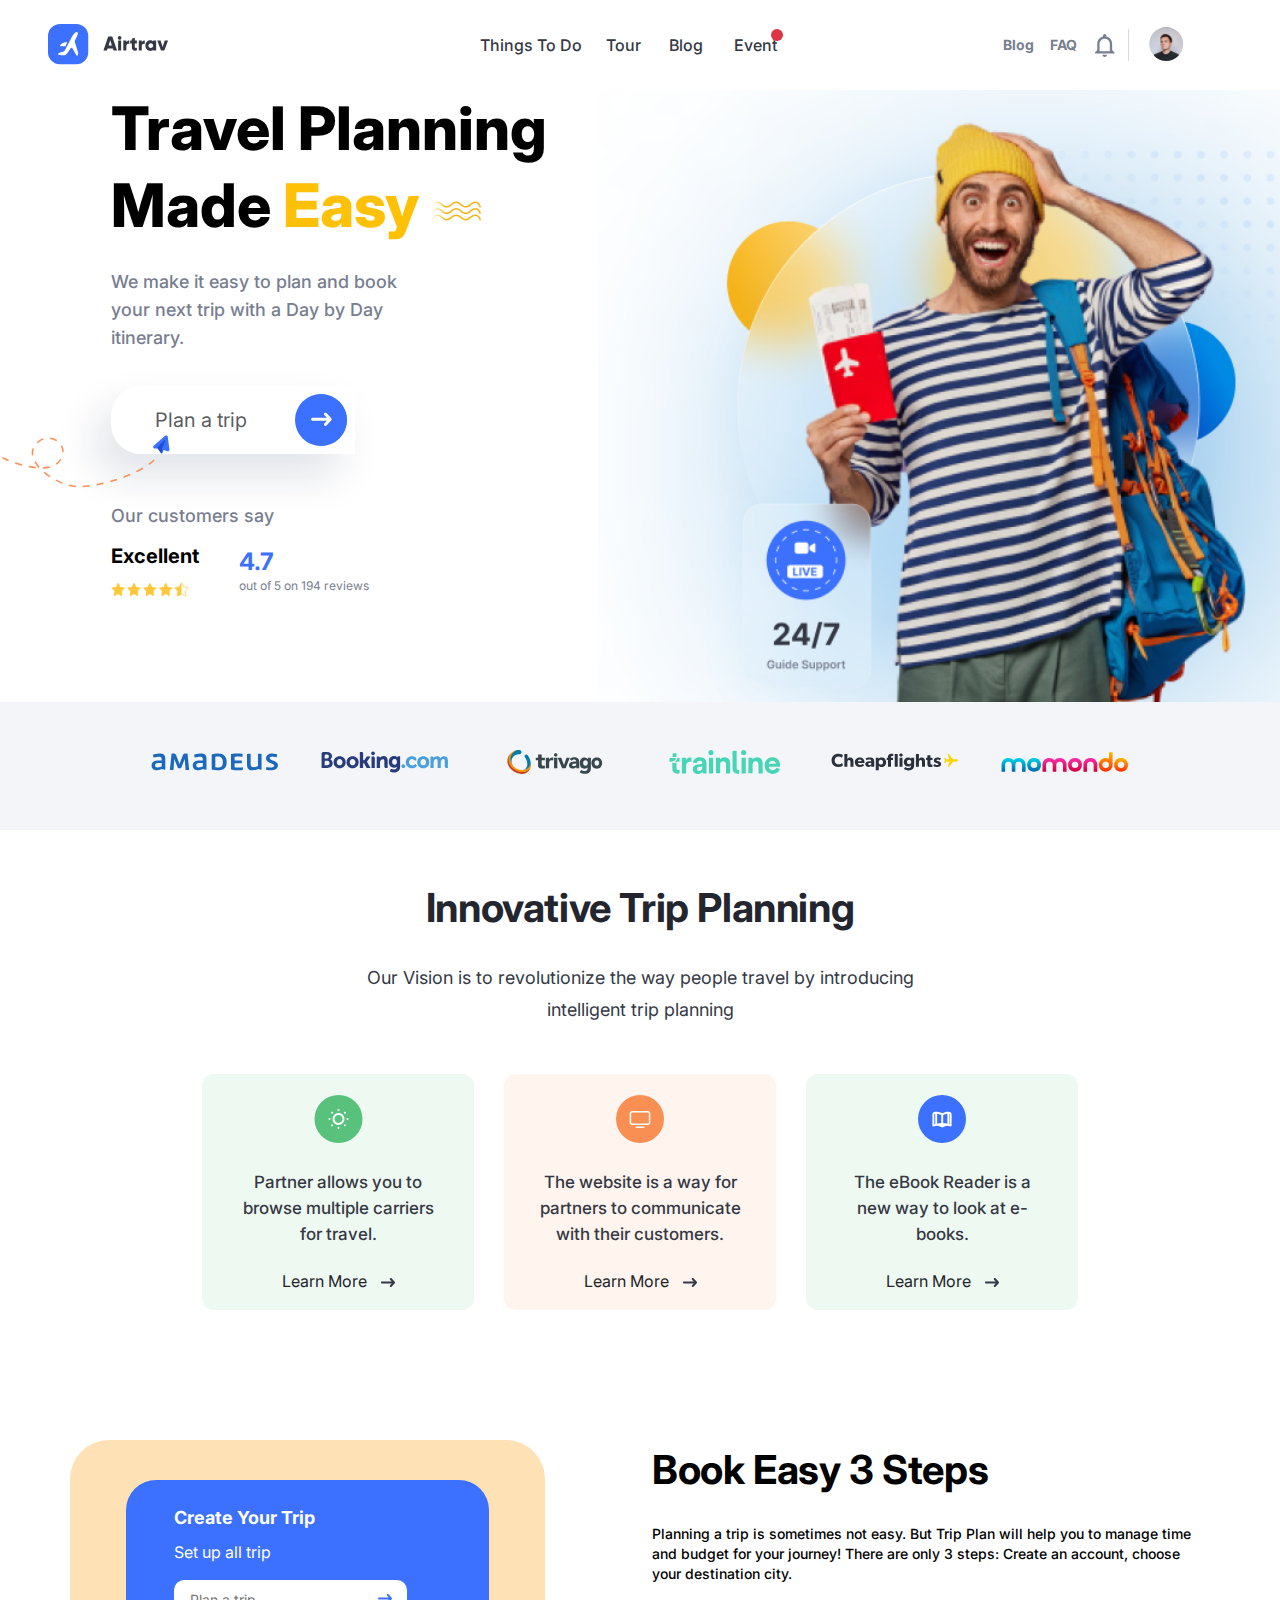
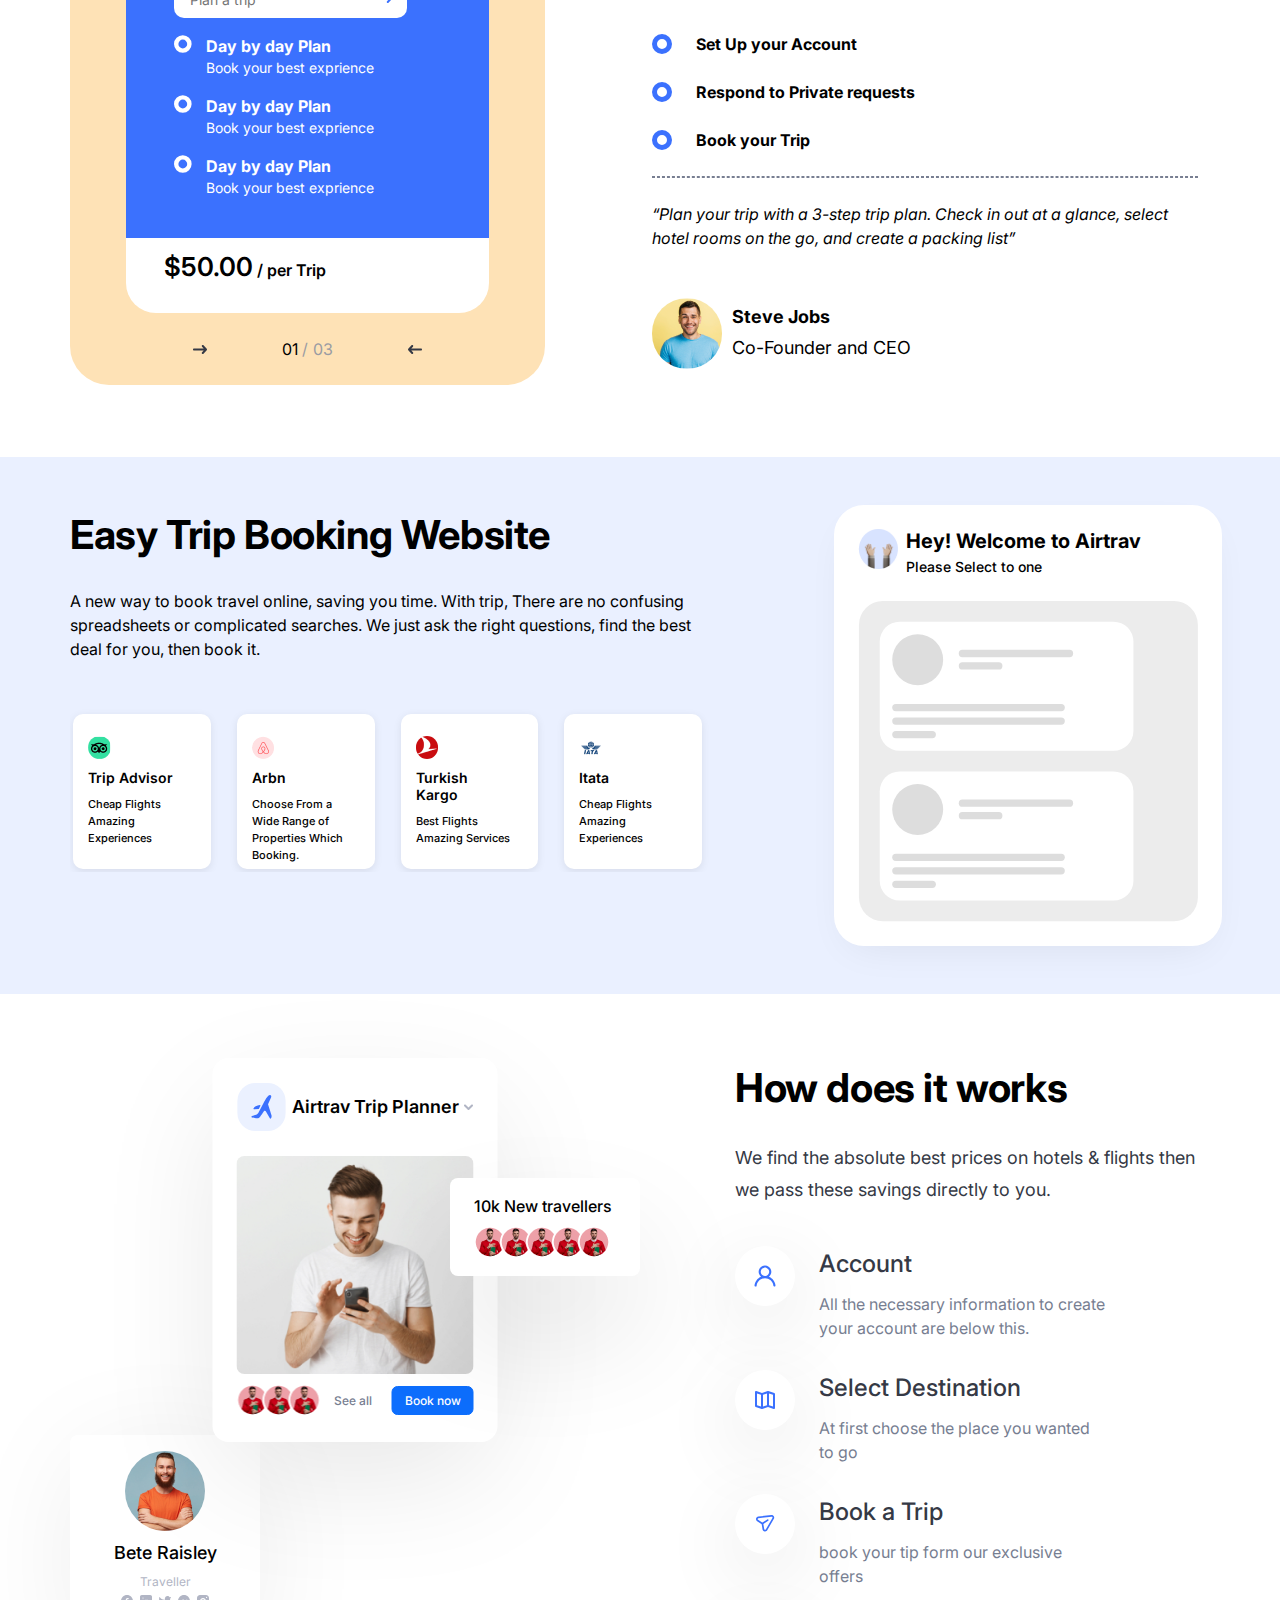
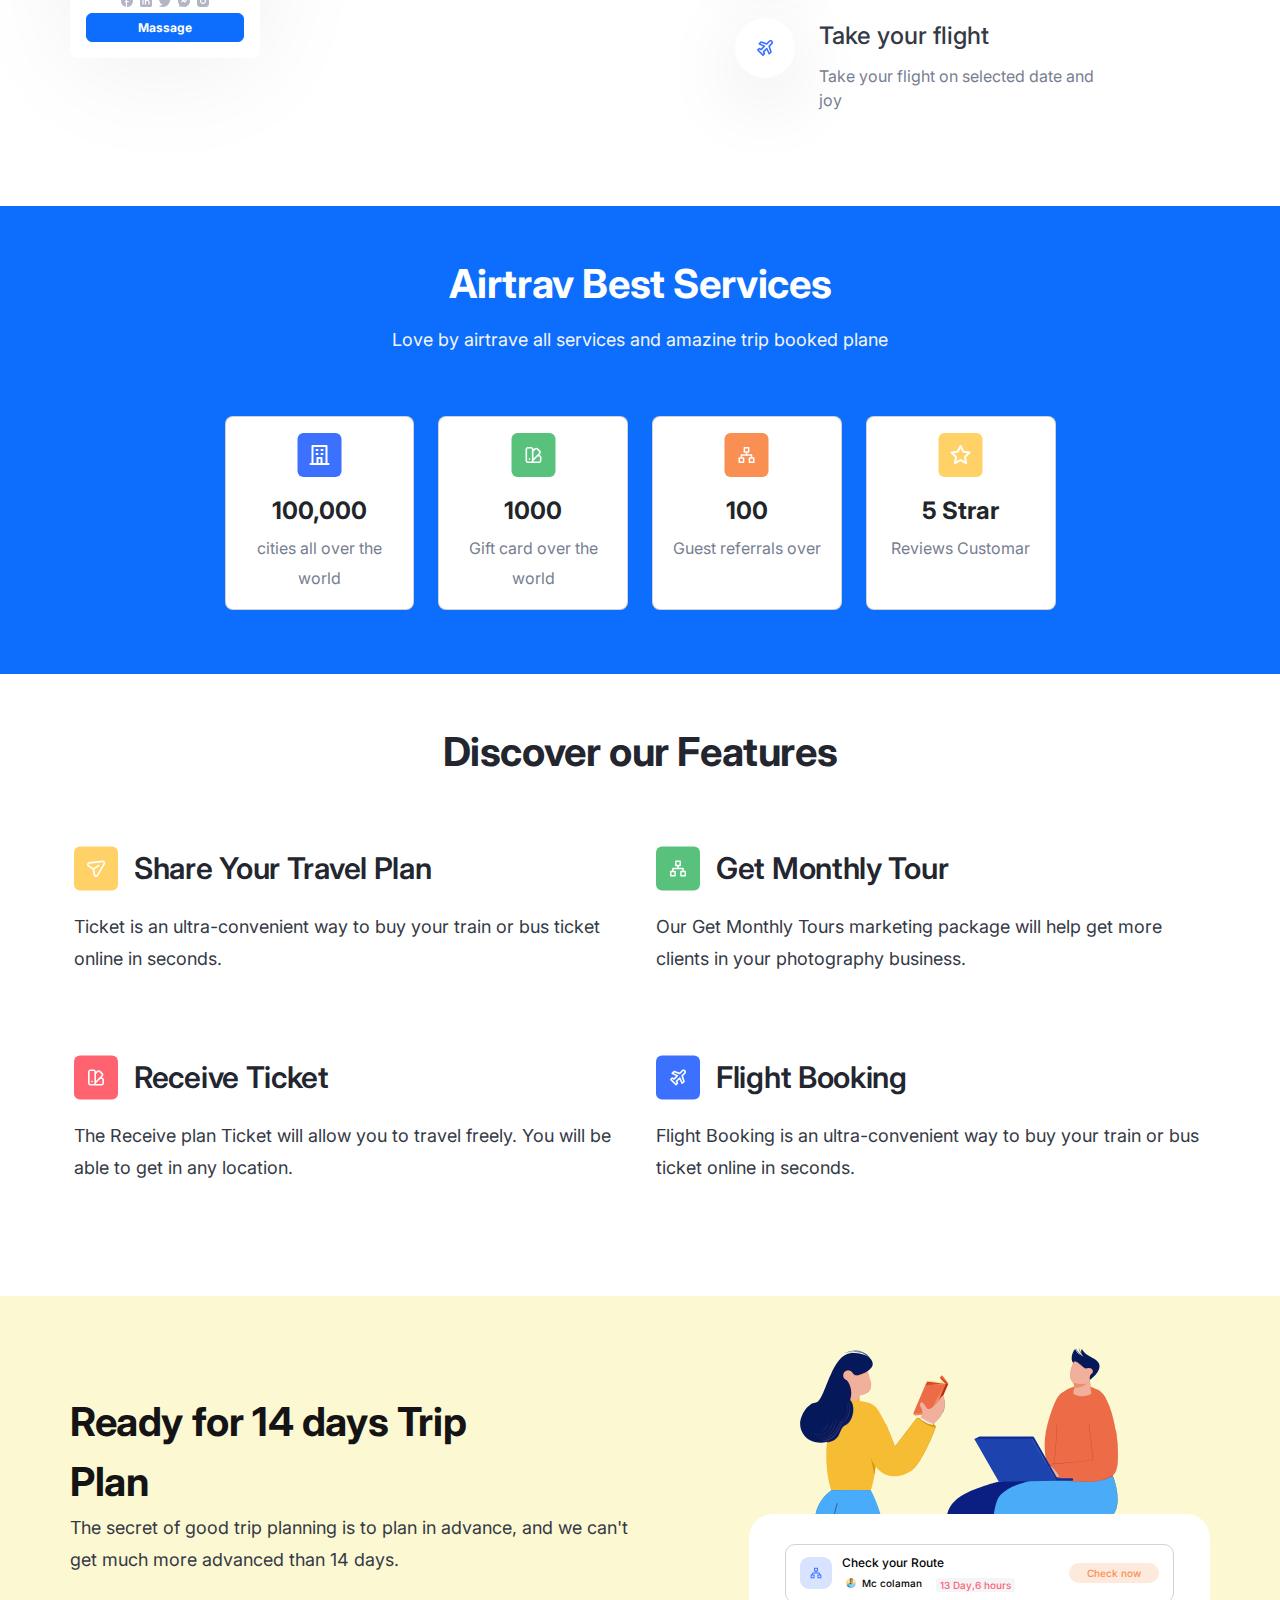
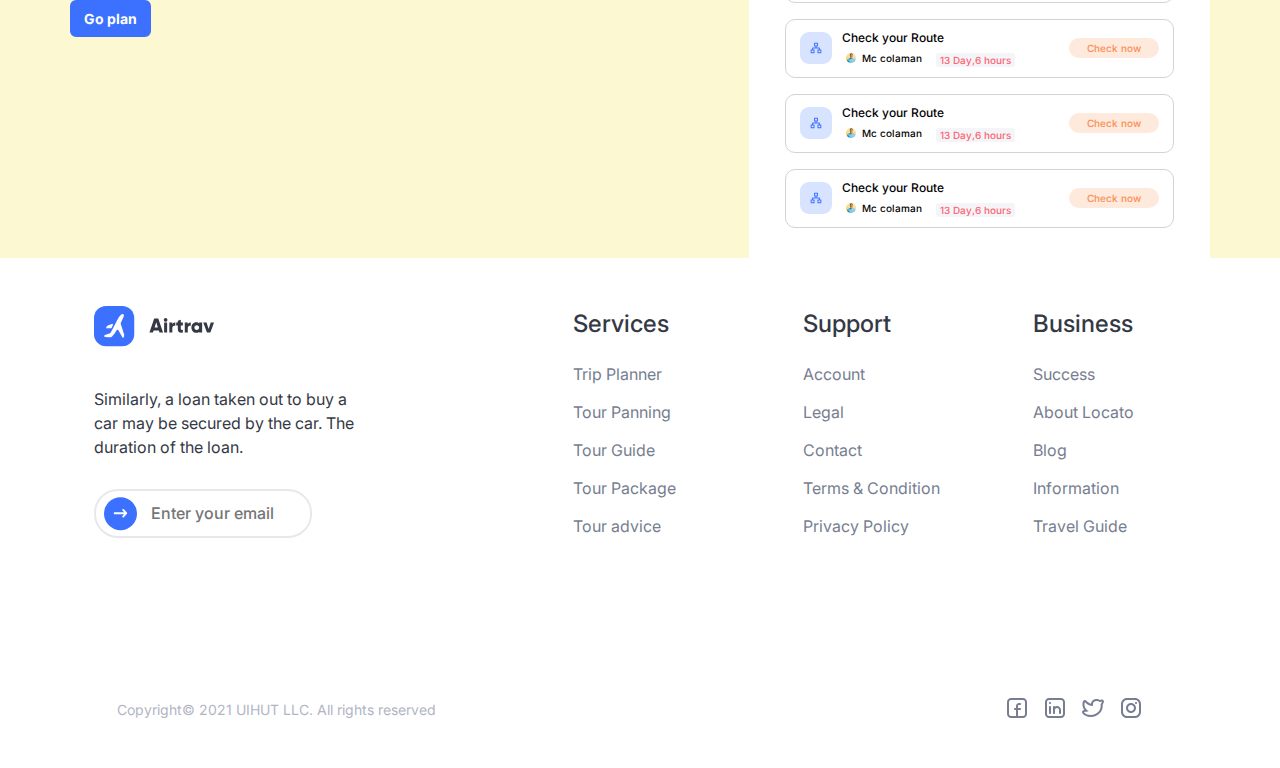
<file: index.html>
<!DOCTYPE html>
<html lang="en">

<head>
    <meta charset="UTF-8">
    <meta http-equiv="X-UA-Compatible" content="IE=edge">
    <!-- Latest compiled and minified CSS -->
    <link href="https://cdn.jsdelivr.net/npm/bootstrap@5.3.0/dist/css/bootstrap.min.css" rel="stylesheet">

    <!-- Latest compiled JavaScript -->
    <script src="https://cdn.jsdelivr.net/npm/bootstrap@5.3.0/dist/js/bootstrap.bundle.min.js"></script>
    <meta name="keywords" content="hoa tươi, mua hoa">
    <meta name="viewport" content="width=device-width, initial-scale=1.0">
    <link rel="preconnect" href="https://fonts.googleapis.com">
    <link rel="preconnect" href="https://fonts.gstatic.com" crossorigin>
    <link rel="icon" type="image/x-icon" href="assets/images/logo.png">
    <link href="https://fonts.googleapis.com/css2?family=Roboto:wght@300&display=swap" rel="stylesheet">
    <link rel="stylesheet" href="https://cdnjs.cloudflare.com/ajax/libs/font-awesome/6.1.2/css/all.min.css"
        integrity="sha512-1sCRPdkRXhBV2PBLUdRb4tMg1w2YPf37qatUFeS7zlBy7jJI8Lf4VHwWfZZfpXtYSLy85pkm9GaYVYMfw5BC1A=="
        crossorigin="anonymous" referrerpolicy="no-referrer" />
    <link rel="stylesheet" href="https://cdnjs.cloudflare.com/ajax/libs/font-awesome/6.4.2/css/all.min.css" integrity="sha512-z3gLpd7yknf1YoNbCzqRKc4qyor8gaKU1qmn+CShxbuBusANI9QpRohGBreCFkKxLhei6S9CQXFEbbKuqLg0DA==" crossorigin="anonymous" referrerpolicy="no-referrer" />
    <link rel="stylesheet" href="./assets/css/reset.css" />
    <link rel="stylesheet" href="./assets/css/style.css" />
    <style>
        @import url('https://fonts.googleapis.com/css2?family=Inter:wght@900&display=swap');
    </style>
    <style>
        @import url('https://fonts.googleapis.com/css2?family=Inter:wght@800;900&display=swap');
    </style>
    <style>
        @import url('https://fonts.googleapis.com/css2?family=Inter:wght@700;800;900&display=swap');
    </style>
    <style>
        @import url('https://fonts.googleapis.com/css2?family=Inter:wght@600;700;800;900&display=swap');
    </style>
    <style>
        @import url('https://fonts.googleapis.com/css2?family=Inter:wght@500;600;700;800;900&display=swap');
    </style>
    <style>
        @import url('https://fonts.googleapis.com/css2?family=Inter:wght@400;500;600;700;800;900&display=swap');
    </style>
    <style>
        @import url('https://fonts.googleapis.com/css2?family=Inter:wght@100;200;300&display=swap');
    </style>

    <title>Airtrav</title>
</head>

<body>
    
    <header class="menu container-fluid p-0">
        <div class="mycontainer-one px-5 py-4">
            <div class="row p-0 m-0">
                <div class="logo col-lg-4 col-sm-6 col-3 p-0">
                    <svg xmlns="http://www.w3.org/2000/svg" width="121" height="41" viewBox="0 0 121 41" fill="none">
                        <rect width="40.2376" height="40.1692" rx="12" fill="#3B71FE" />
                        <path
                            d="M12.5128 22.3138L17.4284 22.1693L19.021 18.7185C19.1915 18.3492 18.8738 17.9456 18.4768 18.0342C17.1586 18.3282 15.3033 18.8151 14.2617 19.3359C13.2616 19.836 12.5115 20.8675 12.0818 21.6566C11.911 21.9703 12.1558 22.3243 12.5128 22.3138Z"
                            fill="white" />
                        <path
                            d="M28.619 31.628L24.4042 24.2522C24.0338 23.604 23.1092 23.5743 22.6953 24.1956C21.4016 26.1376 19.6037 28.7833 18.7615 29.8359C17.6949 31.1693 16.5393 31.3915 16.0949 31.3359C14.8727 31.2804 12.0949 31.0693 10.7616 30.6693C9.42823 30.2693 10.1217 29.4507 10.7616 29.1693C11.5254 28.8333 13.4282 28.2359 14.7616 27.8359C16.0949 27.436 17.0949 25.8915 17.4282 25.1693L22.4282 15.6692C23.706 13.0581 26.7282 7.86919 28.5949 8.00252C30.4616 8.13585 29.9282 10.1692 29.4282 11.1692L26.7571 16.9828C26.6528 17.2099 26.6367 17.466 26.713 17.704C27.6984 20.7776 29.5828 26.6717 30.0949 28.3359C30.5188 29.7134 29.918 30.9716 29.3468 31.709C29.1509 31.9619 28.7777 31.9057 28.619 31.628Z"
                            fill="white" />
                        <path
                            d="M65.5336 26.5845H69.0336L64.2736 12.5845H60.1936L55.4336 26.5845H58.9336L59.6336 24.3845H64.8336L65.5336 26.5845ZM60.5936 21.3845L62.2336 16.2445L63.8736 21.3845H60.5936ZM71.6273 15.7045C72.6073 15.7045 73.4273 14.8845 73.4273 13.9045C73.4273 12.9245 72.6073 12.1045 71.6273 12.1045C70.6473 12.1045 69.8273 12.9245 69.8273 13.9045C69.8273 14.8845 70.6473 15.7045 71.6273 15.7045ZM70.1273 26.5845H73.1273V16.5845H70.1273V26.5845ZM78.3227 18.3645V16.5845H75.3227V26.5845H78.3227V22.0645C78.3227 20.0845 80.0827 19.5845 81.3227 19.7845V16.3845C80.0627 16.3845 78.7227 17.0245 78.3227 18.3645ZM88.878 19.4645V16.5845H86.818V13.7845L83.818 14.6845V16.5845H82.218V19.4645H83.818V23.0045C83.818 25.8045 84.958 26.9845 88.878 26.5845V23.8645C87.558 23.9445 86.818 23.8645 86.818 23.0045V19.4645H88.878ZM93.7719 18.3645V16.5845H90.7719V26.5845H93.7719V22.0645C93.7719 20.0845 95.5319 19.5845 96.7719 19.7845V16.3845C95.5119 16.3845 94.1719 17.0245 93.7719 18.3645ZM105.141 16.5845V17.5245C104.481 16.7645 103.501 16.3045 102.161 16.3045C99.5413 16.3045 97.3813 18.6045 97.3813 21.5845C97.3813 24.5645 99.5413 26.8645 102.161 26.8645C103.501 26.8645 104.481 26.4045 105.141 25.6445V26.5845H108.141V16.5845H105.141ZM102.761 24.0245C101.381 24.0245 100.381 23.0845 100.381 21.5845C100.381 20.0845 101.381 19.1445 102.761 19.1445C104.141 19.1445 105.141 20.0845 105.141 21.5845C105.141 23.0845 104.141 24.0245 102.761 24.0245ZM116.722 16.5845L114.642 22.9245L112.562 16.5845H109.242L112.942 26.5845H116.342L120.042 16.5845H116.722Z"
                            fill="#353945" />
                    </svg>

                </div>

                <ul
                    class="menu d-none d-sm-none d-lg-flex align-content-center justify-content-center col-lg-4 row  p-0">

                    <li class="col-3 w-auto"><a href="#">Things To Do</a></li>
                    <li class="col-1 pe-3 w-auto"><a href="#">Tour</a></li>
                    <li class="col-2"><a href="#">Blog</a></li>
                    <li class="col-2"><a class="position-relative" href="#" onclick="showCount()">Event<span
                                class="position-absolute top-0 start-100 translate-middle  bg-danger border-0  rounded-circle">

                            </span></a></li>


                </ul>
                <div class="menus col-lg-4 col-sm-6 col-9 p-0">
                    <div class="row d-flex align-items-center justify-content-end">
                        <div class="menus-text col-lg-3 col-sm-3 col-3  p-2 w-auto"><a href="#">Blog</a></div>
                        <div class="menus-text col-lg-3 col-sm-3 col-3 p-2 w-auto"><a href="#">FAQ</a></div>
                        <div class="menus-logo col-lg-1 col-sm-1 col-1 p-2 "><a href="#"><svg
                                    xmlns="http://www.w3.org/2000/svg" viewBox="0 0 18 21" fill="none">
                                    <path fill-rule="evenodd" clip-rule="evenodd"
                                        d="M13.2364 15.085H4.2363V8.58476C4.2363 6.08467 6.23631 4.08459 8.73633 4.08459C11.2364 4.08459 13.2364 6.08467 13.2364 8.58476V15.085ZM15.2383 14.0851V8.58491C15.2383 5.51479 13.0983 2.9447 10.2383 2.26467V1.58465C10.2383 0.756192 9.56671 0.0845947 8.73828 0.0845947C7.90985 0.0845947 7.23828 0.756192 7.23828 1.58465V2.26467C4.36828 2.9447 2.23828 5.51479 2.23828 8.58491V14.0851L0.238281 16.0852V17.0852H17.2383V16.0852L15.2383 14.0851ZM8.73822 20.0847C9.84278 20.0847 10.7382 19.1892 10.7382 18.0846H6.73824C6.73824 19.1892 7.63366 20.0847 8.73822 20.0847Z"
                                        fill="#777E91" />
                                </svg></a></div>
                        <div class="x col-lg-1 col-sm-1 col-1 p-0 mx-2"></div>
                        <div class="dropdown menus-cd  col-lg-4 col-sm-3 col-3 w-auto ">
                            <a class="btn-open "  href="#" role="button" data-bs-toggle="dropdown" aria-expanded="false"href="#" value="1">
                                <svg
                                    xmlns="http://www.w3.org/2000/svg" xmlns:xlink="http://www.w3.org/1999/xlink"
                                    viewBox="0 0 33 33" fill="none">
                                    <rect x="0.238281" y="0.0845947" width="32" height="32" rx="16"
                                        fill="url(#pattern0)" />
                                    <defs>
                                        <pattern id="pattern0" patternContentUnits="objectBoundingBox" width="1"
                                            height="1">
                                            <use xlink:href="#image0_1408_29367" transform="scale(0.00208333)" />
                                        </pattern>
                                        <image id="image0_1408_29367" width="480" height="480"
                                            xlink:href="[data-uri]" />
                                    </defs>
                                </svg></a>
                          
                            <ul class="dropdown-menu mt-2">
                              <li><a class="dropdown-item" href="/login.html">Sign up</a></li>
                              <li><a class="dropdown-item" href="#">Sign in</a></li>
                              <li><a class="dropdown-item" onclick="show()" href="#">Create Trip</a></li>
                            </ul>
                          </div>
                        <div class="menus-cd  col-lg-4 col-sm-3 col-3 w-auto">
                        
                            
                        </div>
                        <div class="sc col-sm-1  col-1  d-lg-none d-flex d-sm-flex p-0">
                            <a href="#">
                                <svg class="w-100 h-100" xmlns="http://www.w3.org/2000/svg" viewBox="0 0 24 24"
                                    fill="none">
                                    <path
                                        d="M5 8C4.44772 8 4 8.44772 4 9C4 9.55228 4.44772 10 5 10H19C19.5523 10 20 9.55228 20 9C20 8.44772 19.5523 8 19 8H5Z"
                                        fill="#777E91" />
                                    <path
                                        d="M5 14C4.44772 14 4 14.4477 4 15C4 15.5523 4.44772 16 5 16H19C19.5523 16 20 15.5523 20 15C20 14.4477 19.5523 14 19 14H5Z"
                                        fill="#777E91" />
                                </svg>
                            </a>
                        </div>
                    </div>
                </div>
            </div>
        </div>

    </header>



    <div class="status container-fluid p-0">
        <div class="mycontainer ">
            <div class="row m-0">

                <div class="first col-lg-5 col-sm-6 col-6 p-0">
                    <div class="intro col-12 mb-4">Travel Planning Made <span class="text-warning">Easy</span>
                        <svg xmlns="http://www.w3.org/2000/svg" viewBox="0 0 53 20" fill="none">
                            <path
                                d="M1.5551 6.38859C1.99454 6.4627 2.41146 6.17026 2.48683 5.73527L2.4869 5.73482L2.48767 5.7307C2.4887 5.72512 2.49057 5.71526 2.49334 5.70139C2.49889 5.67364 2.50803 5.62998 2.52131 5.57269C2.54791 5.45793 2.59085 5.28963 2.65435 5.08584C2.78225 4.67533 2.98886 4.13605 3.30321 3.604C3.93141 2.54076 4.92115 1.59999 6.53728 1.59999C8.21947 1.59999 9.52006 2.59136 11.0821 3.82537L11.1653 3.89117C11.9821 4.53682 12.8799 5.24644 13.915 5.74571C14.7276 6.13764 15.6249 6.39994 16.6343 6.39994C17.6392 6.39994 18.5331 6.13994 19.3428 5.75089C20.3825 5.25135 21.2836 4.53905 22.1033 3.89117L22.1865 3.82537C23.7485 2.59136 25.0491 1.59999 26.7313 1.59999C28.4135 1.59999 29.7141 2.59136 31.2761 3.82537L31.3594 3.89117C32.1868 4.54518 33.0972 5.26482 34.1494 5.765C34.9513 6.14622 35.8356 6.39994 36.8284 6.39994C37.8166 6.39994 38.6975 6.14848 39.4966 5.7701C40.5534 5.26972 41.4671 4.5474 42.2973 3.89117L42.3806 3.82537C43.9426 2.59136 45.2432 1.59999 46.9254 1.59999C48.554 1.59999 49.6239 2.55501 50.3301 3.63485C50.6815 4.17223 50.9239 4.71578 51.0784 5.12827C51.1552 5.33323 51.2091 5.50249 51.2432 5.61798C51.2602 5.67564 51.2722 5.71963 51.2795 5.74768C51.2832 5.76169 51.2857 5.7717 51.2872 5.77741L51.2881 5.78133L51.2883 5.78218L51.2884 5.78254L51.2885 5.78282C51.3903 6.21227 51.824 6.47917 52.258 6.37911C52.6925 6.27893 52.9627 5.84888 52.8616 5.41857L52.0749 5.59995C52.8616 5.41857 52.8615 5.41825 52.8614 5.41791L52.8613 5.41714L52.8608 5.41528L52.8596 5.41023L52.8559 5.39495C52.8528 5.3825 52.8485 5.36555 52.8429 5.34441C52.8318 5.30215 52.8156 5.24302 52.7939 5.16943C52.7505 5.02241 52.6849 4.81668 52.593 4.57164C52.4104 4.08414 52.1194 3.4277 51.6861 2.7651C50.8228 1.44495 49.318 0 46.9254 0C44.6302 0 42.9144 1.3563 41.4564 2.50877L41.3732 2.57458C39.8111 3.80858 38.5106 4.79996 36.8284 4.79996C35.1462 4.79996 33.8456 3.80858 32.2836 2.57458L32.2003 2.50877C30.7423 1.3563 29.0265 0 26.7313 0C24.4361 0 22.7203 1.3563 21.2624 2.50877L21.1791 2.57458C19.6171 3.80858 18.3165 4.79996 16.6343 4.79996C14.9521 4.79996 13.6515 3.80858 12.0895 2.57458L12.0062 2.50877C10.5483 1.3563 8.83246 0 6.53728 0C4.13218 0 2.69864 1.45921 1.90885 2.79594C1.51422 3.46388 1.26316 4.12459 1.11065 4.61407C1.03394 4.86028 0.980982 5.06697 0.946738 5.21471C0.929594 5.28867 0.917075 5.34814 0.908568 5.3907C0.904313 5.41199 0.901057 5.42907 0.898723 5.44166L0.895903 5.45713L0.894992 5.46227L0.894659 5.46418L0.894523 5.46497C0.894463 5.46532 0.894406 5.46565 1.6907 5.59995L0.894406 5.46565C0.819513 5.9012 1.11531 6.31442 1.5551 6.38859Z"
                                fill="url(#paint0_linear_1277_29374)" />
                            <path
                                d="M2.48682 12.5352C2.41146 12.9702 1.99454 13.2626 1.5551 13.1885C1.11531 13.1144 0.819513 12.7011 0.894406 12.2656L1.6907 12.3999C0.894406 12.2656 0.894463 12.2653 0.894523 12.2649L0.894659 12.2641L0.894992 12.2622L0.895903 12.2571L0.898723 12.2416C0.901057 12.229 0.904313 12.2119 0.908568 12.1906C0.917075 12.1481 0.929594 12.0886 0.946738 12.0147C0.980982 11.8669 1.03394 11.6602 1.11065 11.414C1.26316 10.9245 1.51422 10.2638 1.90885 9.59588C2.69864 8.25915 4.13218 6.79994 6.53728 6.79994C8.83246 6.79994 10.5483 8.15624 12.0062 9.30871L12.0895 9.37451C13.6515 10.6085 14.9521 11.5999 16.6343 11.5999C18.3165 11.5999 19.6171 10.6085 21.1791 9.37451L21.2624 9.30871C22.7203 8.15624 24.4361 6.79994 26.7313 6.79994C29.0265 6.79994 30.7423 8.15624 32.2003 9.30871L32.2836 9.37451C33.8456 10.6085 35.1462 11.5999 36.8284 11.5999C38.5106 11.5999 39.8111 10.6085 41.3732 9.37451L41.4564 9.30871C42.9144 8.15624 44.6302 6.79994 46.9254 6.79994C49.318 6.79994 50.8228 8.24489 51.6861 9.56503C52.1194 10.2276 52.4104 10.8841 52.593 11.3716C52.6849 11.6166 52.7505 11.8224 52.7939 11.9694C52.8156 12.043 52.8318 12.1021 52.8429 12.1444C52.8485 12.1655 52.8528 12.1824 52.8559 12.1949L52.8596 12.2102L52.8608 12.2152L52.8613 12.2171L52.8614 12.2179C52.8615 12.2182 52.8616 12.2185 52.0749 12.3999L52.8616 12.2185C52.9627 12.6488 52.6925 13.0789 52.258 13.179C51.824 13.2791 51.3903 13.0122 51.2885 12.5828L51.2884 12.5825L51.2883 12.5821L51.2881 12.5813L51.2872 12.5774C51.2857 12.5716 51.2832 12.5616 51.2795 12.5476C51.2722 12.5196 51.2602 12.4756 51.2432 12.4179C51.2091 12.3024 51.1552 12.1332 51.0784 11.9282C50.9239 11.5157 50.6815 10.9722 50.3301 10.4348C49.6239 9.35495 48.554 8.39993 46.9254 8.39993C45.2432 8.39993 43.9426 9.3913 42.3806 10.6253L42.2973 10.6911C41.4671 11.3473 40.5533 12.0697 39.4966 12.57C38.6975 12.9484 37.8166 13.1999 36.8284 13.1999C35.8356 13.1999 34.9513 12.9462 34.1494 12.5649C33.0972 12.0648 32.1868 11.3451 31.3594 10.6911L31.2761 10.6253C29.7141 9.3913 28.4135 8.39993 26.7313 8.39993C25.0491 8.39993 23.7485 9.3913 22.1865 10.6253L22.1033 10.6911C21.2836 11.339 20.3825 12.0513 19.3428 12.5508C18.5331 12.9399 17.6392 13.1999 16.6343 13.1999C15.6249 13.1999 14.7276 12.9376 13.915 12.5457C12.8799 12.0464 11.9821 11.3368 11.1653 10.6911L11.0821 10.6253C9.52006 9.3913 8.21947 8.39993 6.53728 8.39993C4.92115 8.39993 3.93141 9.34069 3.30321 10.4039C2.98886 10.936 2.78225 11.4753 2.65435 11.8858C2.59085 12.0896 2.54791 12.2579 2.52131 12.3726C2.50803 12.4299 2.49889 12.4736 2.49334 12.5013C2.49057 12.5152 2.4887 12.5251 2.48767 12.5306L2.4869 12.5348L2.48682 12.5352Z"
                                fill="url(#paint1_linear_1277_29374)" />
                            <path
                                d="M2.4869 19.3347L2.48687 19.3349C2.41162 19.77 1.99462 20.0626 1.5551 19.9885C1.11531 19.9143 0.819513 19.5011 0.894406 19.0655L1.6907 19.1998C0.894406 19.0655 0.894463 19.0652 0.894523 19.0648L0.894659 19.0641L0.894992 19.0622L0.895903 19.057L0.898723 19.0415C0.901057 19.029 0.904313 19.0119 0.908568 18.9906C0.917075 18.948 0.929594 18.8886 0.946738 18.8146C0.980982 18.6669 1.03394 18.4602 1.11065 18.2139C1.26316 17.7245 1.51422 17.0638 1.90885 16.3958C2.69864 15.0591 4.13218 13.5999 6.53728 13.5999C8.83246 13.5999 10.5483 14.9562 12.0062 16.1086L12.0895 16.1745C13.6515 17.4085 14.9521 18.3998 16.6343 18.3998C18.3165 18.3998 19.6171 17.4085 21.1791 16.1745L21.2624 16.1086C22.7203 14.9562 24.4361 13.5999 26.7313 13.5999C29.0265 13.5999 30.7423 14.9562 32.2003 16.1087L32.2836 16.1745C33.8456 17.4085 35.1462 18.3998 36.8284 18.3998C38.5106 18.3998 39.8111 17.4085 41.3732 16.1745L41.4564 16.1087C42.9144 14.9562 44.6302 13.5999 46.9254 13.5999C49.318 13.5999 50.8228 15.0448 51.6861 16.365C52.1194 17.0276 52.4104 17.684 52.593 18.1715C52.6849 18.4166 52.7505 18.6223 52.7939 18.7693C52.8156 18.8429 52.8318 18.902 52.8429 18.9443C52.8485 18.9654 52.8528 18.9824 52.8559 18.9948L52.8596 19.0101L52.8608 19.0152L52.8613 19.017L52.8614 19.0178C52.8615 19.0181 52.8616 19.0184 52.0749 19.1998L52.8616 19.0184C52.9627 19.4488 52.6925 19.8788 52.258 19.979C51.824 20.079 51.3903 19.8121 51.2885 19.3827L51.2884 19.3824L51.2883 19.3821L51.2881 19.3812L51.2872 19.3773C51.2865 19.3747 51.2856 19.3712 51.2845 19.3669C51.2832 19.3617 51.2815 19.3552 51.2795 19.3476C51.2722 19.3195 51.2602 19.2755 51.2432 19.2179C51.2091 19.1024 51.1552 18.9331 51.0784 18.7282C50.9239 18.3157 50.6815 17.7721 50.3301 17.2347C49.6239 16.1549 48.554 15.1999 46.9254 15.1999C45.2432 15.1999 43.9426 16.1912 42.3806 17.4252L42.2973 17.491C41.4671 18.1473 40.5533 18.8696 39.4966 19.37C38.6975 19.7484 37.8166 19.9998 36.8284 19.9998C35.8356 19.9998 34.9513 19.7461 34.1494 19.3649C33.0972 18.8647 32.1868 18.1451 31.3594 17.491L31.2761 17.4252C29.7141 16.1912 28.4135 15.1999 26.7313 15.1999C25.0491 15.1999 23.7485 16.1912 22.1865 17.4252L22.1033 17.4911C21.2836 18.1389 20.3825 18.8512 19.3428 19.3508C18.5331 19.7398 17.6392 19.9998 16.6343 19.9998C15.6249 19.9998 14.7276 19.7375 13.915 19.3456C12.8799 18.8463 11.9821 18.1367 11.1654 17.4911L11.0821 17.4252C9.52006 16.1912 8.21947 15.1999 6.53728 15.1999C4.92115 15.1999 3.93141 16.1406 3.30321 17.2039C2.98886 17.7359 2.78225 18.2752 2.65435 18.6857C2.59085 18.8895 2.54791 19.0578 2.52131 19.1726C2.50803 19.2299 2.49889 19.2735 2.49334 19.3013C2.49057 19.3151 2.4887 19.325 2.48767 19.3306L2.4869 19.3347Z"
                                fill="url(#paint2_linear_1277_29374)" />
                            <defs>
                                <linearGradient id="paint0_linear_1277_29374" x1="26.8828" y1="8.5" x2="0.882813"
                                    y2="8.5" gradientUnits="userSpaceOnUse">
                                    <stop offset="0.421875" stop-color="#F5B318" />
                                    <stop offset="1" stop-color="#F5B318" stop-opacity="0" />
                                </linearGradient>
                                <linearGradient id="paint1_linear_1277_29374" x1="26.8828" y1="8.5" x2="0.882813"
                                    y2="8.5" gradientUnits="userSpaceOnUse">
                                    <stop offset="0.421875" stop-color="#F5B318" />
                                    <stop offset="1" stop-color="#F5B318" stop-opacity="0" />
                                </linearGradient>
                                <linearGradient id="paint2_linear_1277_29374" x1="26.8828" y1="8.5" x2="0.882813"
                                    y2="8.5" gradientUnits="userSpaceOnUse">
                                    <stop offset="0.421875" stop-color="#F5B318" />
                                    <stop offset="1" stop-color="#F5B318" stop-opacity="0" />
                                </linearGradient>
                            </defs>
                        </svg>
                    </div>

                    <div class="text">We make it easy to plan and book your next trip with
                        a Day by Day itinerary.</div>
                    <div class="trip mb-5">
                        <!-- <a href="#">Plan a trip<i class="fa-/solid fa-phone icon"></i></a> -->

                        <div class="input-group w-50">
                            <input type="text" class="form-control" placeholder="Plan a trip" />
                            <span>
                                <svg xmlns="http://www.w3.org/2000/svg" width="53" height="52" viewBox="0 0 53 52"
                                    fill="none">
                                    <rect x="0.882812" width="52" height="52" rx="26" fill="#3B71FE" />
                                    <path fill-rule="evenodd" clip-rule="evenodd"
                                        d="M30.0192 18.8978C30.628 18.3359 31.5769 18.3739 32.1389 18.9826L36.985 24.2325C37.5154 24.8071 37.5154 25.6928 36.985 26.2674L32.1389 31.5174C31.577 32.1262 30.628 32.1641 30.0192 31.6022C29.4105 31.0403 29.3725 30.0913 29.9344 29.4826L32.4569 26.75L17.8828 26.75C17.0544 26.75 16.3828 26.0784 16.3828 25.25C16.3828 24.4215 17.0544 23.75 17.8828 23.75L32.4568 23.75L29.9345 21.0174C29.3725 20.4087 29.4105 19.4597 30.0192 18.8978Z"
                                        fill="white" />
                                </svg>
                            </span>
                        </div>

                    </div>
                    <div class="decor d-none d-sm-none d-xl-flex">
                        <svg xmlns="http://www.w3.org/2000/svg" width="175" height="113" viewBox="0 0 175 113"
                            fill="none">
                            <path
                                d="M1.38403 57.5728C10.1533 62.5371 46.14 75.5408 57.6532 61.9268C72.0448 44.9094 46.702 28.0236 34.0463 45.2667C21.3906 62.5097 57.2043 86.5727 76.3839 86.5727C108.384 86.5727 147.969 68.6774 154.884 57.5727"
                                stroke="#FA8F54" stroke-width="1.5" stroke-dasharray="7 7" />
                            <path
                                d="M167.388 51.224C167.055 51.3395 166.694 51.3407 166.36 51.2273L162.578 49.9542L161.346 52.8539C161.292 52.9814 161.205 53.0923 161.094 53.1751C160.983 53.2579 160.851 53.3098 160.714 53.3254C160.576 53.341 160.437 53.3197 160.31 53.2638C160.183 53.2079 160.073 53.1193 159.992 53.0072L156.781 48.5854L153.776 48.5845C153.452 48.5842 153.135 48.4852 152.869 48.3007C152.602 48.1162 152.397 47.8548 152.283 47.5513C152.168 47.2479 152.148 46.9167 152.226 46.6018C152.304 46.2868 152.476 46.0031 152.719 45.7882L164.111 35.8335C164.329 35.6429 164.593 35.5146 164.877 35.4624C165.162 35.4102 165.455 35.436 165.725 35.537C165.996 35.6381 166.234 35.8106 166.415 36.0362C166.595 36.2618 166.711 36.5322 166.751 36.8185L168.453 49.5007C168.5 49.8665 168.42 50.2374 168.226 50.5512C168.032 50.8649 167.736 51.1025 167.388 51.224Z"
                                fill="#3B71FE" />
                            <path
                                d="M160.881 53.287C160.723 53.3422 160.55 53.3448 160.39 53.2946C160.23 53.2443 160.09 53.1438 159.991 53.0079L156.549 48.2709C156.441 48.1233 156.389 47.9428 156.4 47.7607C156.412 47.5785 156.487 47.4062 156.612 47.2735L163.013 40.4897C163.141 40.3536 163.314 40.2678 163.5 40.2481C163.686 40.2283 163.873 40.2758 164.027 40.382C164.181 40.4881 164.292 40.6459 164.34 40.8268C164.387 41.0077 164.369 41.1996 164.287 41.3679L160.869 48.4256L161.4 52.4446C161.423 52.6172 161.388 52.7926 161.3 52.9429C161.212 53.0932 161.077 53.2099 160.915 53.2745C160.904 53.2792 160.892 53.2833 160.881 53.287Z"
                                fill="#1A4ED3" />
                        </svg>
                    </div>
                    <div class="text mb-3">Our customers say</div>
                    <div class="review ">
                        <ul class="row">
                            <li class="col-3 ">
                                <label>Excellent</label>
                                <svg class="w-75 h-100" xmlns="http://www.w3.org/2000/svg" viewBox="0 0 108 20"
                                    fill="none">
                                    <path fill-rule="evenodd" clip-rule="evenodd"
                                        d="M9.88281 16.3684L5.29376 18.8904C4.6332 19.2534 3.86369 18.6624 3.99051 17.8894L4.86551 12.5567L1.15781 8.77883C0.620552 8.2314 0.91511 7.27307 1.65518 7.16066L6.78428 6.38159L9.07695 1.52568C9.40787 0.824774 10.3578 0.824774 10.6887 1.52568L12.9813 6.38159L18.1104 7.16066C18.8505 7.27307 19.1451 8.2314 18.6078 8.77883L14.9001 12.5567L15.7751 17.8894C15.9019 18.6624 15.1324 19.2534 14.4719 18.8904L9.88281 16.3684Z"
                                        fill="#FFC83A" />
                                    <path fill-rule="evenodd" clip-rule="evenodd"
                                        d="M31.8828 16.3684L27.2938 18.8904C26.6332 19.2534 25.8637 18.6624 25.9905 17.8894L26.8655 12.5567L23.1578 8.77883C22.6206 8.2314 22.9151 7.27307 23.6552 7.16066L28.7843 6.38159L31.0769 1.52568C31.4079 0.824774 32.3578 0.824774 32.6887 1.52568L34.9813 6.38159L40.1104 7.16066C40.8505 7.27307 41.1451 8.2314 40.6078 8.77883L36.9001 12.5567L37.7751 17.8894C37.9019 18.6624 37.1324 19.2534 36.4719 18.8904L31.8828 16.3684Z"
                                        fill="#FFC83A" />
                                    <path fill-rule="evenodd" clip-rule="evenodd"
                                        d="M53.8828 16.3684L49.2938 18.8904C48.6332 19.2534 47.8637 18.6624 47.9905 17.8894L48.8655 12.5567L45.1578 8.77883C44.6206 8.2314 44.9151 7.27307 45.6552 7.16066L50.7843 6.38159L53.0769 1.52568C53.4079 0.824774 54.3578 0.824774 54.6887 1.52568L56.9813 6.38159L62.1104 7.16066C62.8505 7.27307 63.1451 8.2314 62.6078 8.77883L58.9001 12.5567L59.7751 17.8894C59.9019 18.6624 59.1324 19.2534 58.4719 18.8904L53.8828 16.3684Z"
                                        fill="#FFC83A" />
                                    <path fill-rule="evenodd" clip-rule="evenodd"
                                        d="M75.8828 16.3684L71.2938 18.8904C70.6332 19.2534 69.8637 18.6624 69.9905 17.8894L70.8655 12.5567L67.1578 8.77883C66.6206 8.2314 66.9151 7.27307 67.6552 7.16066L72.7843 6.38159L75.0769 1.52568C75.4079 0.824774 76.3578 0.824774 76.6887 1.52568L78.9813 6.38159L84.1104 7.16066C84.8505 7.27307 85.1451 8.2314 84.6078 8.77883L80.9001 12.5567L81.7751 17.8894C81.9019 18.6624 81.1324 19.2534 80.4719 18.8904L75.8828 16.3684Z"
                                        fill="#FFC83A" />
                                    <path fill-rule="evenodd" clip-rule="evenodd"
                                        d="M97.8828 16.3684L93.2938 18.8904C92.6332 19.2534 91.8637 18.6624 91.9905 17.8894L92.8655 12.5567L89.1578 8.77883C88.6206 8.2314 88.9151 7.27307 89.6552 7.16066L94.7843 6.38159L97.0769 1.52568C97.4079 0.824774 98.3578 0.824774 98.6887 1.52568L100.981 6.38159L106.11 7.16066C106.851 7.27307 107.145 8.2314 106.608 8.77883L102.9 12.5567L103.775 17.8894C103.902 18.6624 103.132 19.2534 102.472 18.8904L97.8828 16.3684Z"
                                        stroke="#FFC83A" />
                                    <mask id="mask0_1408_29392" style="mask-type:alpha" maskUnits="userSpaceOnUse"
                                        x="88" y="1" width="19" height="18">
                                        <path fill-rule="evenodd" clip-rule="evenodd"
                                            d="M97.8828 16.3684L93.2938 18.8904C92.6332 19.2534 91.8637 18.6624 91.9905 17.8894L92.8655 12.5567L89.1578 8.77883C88.6206 8.2314 88.9151 7.27307 89.6552 7.16066L94.7843 6.38159L97.0769 1.52568C97.4079 0.824774 98.3578 0.824774 98.6887 1.52568L100.981 6.38159L106.11 7.16066C106.851 7.27307 107.145 8.2314 106.608 8.77883L102.9 12.5567L103.775 17.8894C103.902 18.6624 103.132 19.2534 102.472 18.8904L97.8828 16.3684Z"
                                            fill="#FFC83A" />
                                    </mask>
                                    <g mask="url(#mask0_1408_29392)">
                                        <rect x="85.8828" width="12" height="20" fill="#FFC83A" />
                                    </g>
                                </svg>
                            </li>
                            <li class="col-4 mt-1">
                                <label>4.7</label>
                                <label class="mt-1">out of 5 on 194 reviews</label>
                            </li>
                        </ul>
                    </div>
                </div>
                <div class="pic col-lg-7 col-sm-6 col-6 p-0">

                    <img class="first-img w-100 h-100" src="assets/images/anh.png" alt="#">
                </div>
            </div>
        </div>



    </div>

    <div class="comp container-fluid">
        <div class="container w-100">
            <ul class="d-flex p-5">
                <li class="slide-brand d-flex justify-content-center"><svg class="w-75 h-75"
                        xmlns="http://www.w3.org/2000/svg" viewBox="0 0 114 16" fill="none">
                        <path
                            d="M71.5463 14.8124C71.5463 14.8124 74.0301 15.5 77.2024 15.5C80.5833 15.5 82.1481 15.125 82.1481 15.125V12.6249C82.1481 12.6249 80.4579 12.9584 78.0995 12.9584C76.0337 12.9584 74.7603 12.6874 74.7603 12.6874V9.14597H81.1682V6.64593H74.7603V3.27113C74.7603 3.27113 76.0124 3.04178 77.8911 3.04178C79.9993 3.04178 81.8981 3.37518 81.8981 3.37518V0.854294C81.8981 0.854294 80.2285 0.5 77.5151 0.5C73.9047 0.5 71.5463 1.14634 71.5463 1.14634V14.8124ZM25.7544 9.12481C25.6707 9.33345 25.5669 9.72928 25.5042 9.95854C25.4417 9.72928 25.3372 9.33345 25.2539 9.12481L22.415 1.85444C21.9351 0.646188 21.1841 0.5 19.8065 0.5C19.3263 0.5 18.3451 0.562604 18.3451 0.562604L16.8843 15.2916H20.1196L20.829 5.41696L23.897 12.8958C24.1269 13.4791 24.5858 13.7084 25.5042 13.7084C26.4222 13.7084 26.8817 13.4791 27.1111 12.8958L30.1791 5.41696L30.8889 15.2916H34.1237L32.6629 0.562604C32.6629 0.562604 31.6818 0.5 31.2021 0.5C29.8246 0.5 29.0733 0.646188 28.593 1.85444L25.7544 9.12481ZM9.55856 12.1458C8.86978 12.4168 7.19979 12.9584 5.96866 12.9584C4.63276 12.9584 3.63107 12.5001 3.63107 11.0417C3.63107 9.77099 4.31943 9.04191 6.15673 8.97931L9.55856 8.85437V12.1458ZM7.6383 0.5C4.75804 0.5 2.50392 1.20852 1.62723 1.64616L2.31611 4.0627C2.31611 4.0627 4.52878 3.27113 6.69897 3.27113C8.55661 3.27113 9.51653 3.79173 9.51653 5.62498V6.66691H6.69897C1.91955 6.66691 0.5 8.85437 0.5 11.2711C0.5 14.4791 3.00483 15.5 5.27977 15.5C7.93037 15.5 9.47509 14.396 9.66272 14.396C9.80902 14.396 10.3516 14.979 12.7723 14.979V4.77096C12.7723 1.70876 10.8734 0.5 7.6383 0.5ZM46.3756 12.1458C45.6866 12.4168 44.017 12.9584 42.7859 12.9584C41.4498 12.9584 40.4478 12.5001 40.4478 11.0417C40.4478 9.77099 41.1368 9.04191 42.9734 8.97931L46.3756 8.85437V12.1458ZM44.455 0.5C41.5747 0.5 39.3208 1.20852 38.4442 1.64616L39.133 4.0627C39.133 4.0627 41.3457 3.27113 43.5158 3.27113C45.3735 3.27113 46.3335 3.79173 46.3335 5.62498V6.66691H43.5158C38.7366 6.66691 37.317 8.85437 37.317 11.2711C37.317 14.4791 39.8218 15.5 42.0969 15.5C44.7474 15.5 46.2919 14.396 46.4797 14.396C46.6259 14.396 47.1685 14.979 49.5895 14.979V4.77096C49.5895 1.70876 47.6902 0.5 44.455 0.5ZM95.6525 11.625C94.8805 11.9997 93.2108 12.6249 91.6874 12.6249C89.4742 12.6249 89.0989 11.625 89.0989 9.33345V0.625032H88.6187C87.8885 0.625032 86.2606 0.749998 85.8639 0.833581V9.7501C85.8639 13.646 86.8242 15.5 90.7893 15.5C93.8159 15.5 95.5898 14.3336 95.7147 14.3336C95.7568 14.3336 96.8006 14.979 98.8883 14.979V0.833581C98.6587 0.791867 97.0925 0.625032 96.2992 0.625032H95.6525V11.625ZM102.71 14.979C102.71 14.979 104.713 15.5 107.51 15.5C110.161 15.5 113.5 14.6043 113.5 11.0212C113.5 8.68744 111.768 7.68759 108.95 6.66691C107.427 6.10433 106.132 5.60427 106.132 4.56252C106.132 4.0627 106.508 3.08365 108.449 3.08365C110.265 3.08365 112.123 3.91678 112.123 3.91678L112.937 1.52112C112.394 1.25024 110.62 0.5 108.157 0.5C105.486 0.5 102.876 1.91687 102.876 4.77096C102.876 7.70874 105.548 8.60437 107.635 9.292C109.055 9.77099 110.244 10.2712 110.244 11.2085C110.244 12.1247 109.743 12.9168 107.343 12.9168C105.381 12.9168 103.294 12.4794 103.294 12.4794L102.71 14.979ZM57.5204 3.29175C58.0422 3.1877 59.0652 3.04178 60.0877 3.04178C62.4253 3.04178 64.2623 4.35432 64.2623 7.89629C64.2623 11.3337 63.3643 12.9584 59.7958 12.9584C58.6477 12.9584 57.5204 12.7917 57.5204 12.7917V3.29175ZM60.2338 0.5C58.3972 0.5 55.8508 0.812601 54.2855 1.375V15.0624C55.5797 15.3336 58.001 15.5 59.6915 15.5C65.4518 15.5 67.6851 13.2499 67.6851 7.89629C67.6851 3.27113 64.8461 0.5 60.2338 0.5Z"
                            fill="#1B69BC" />
                    </svg></li>
                <li class="slide-brand d-flex justify-content-center"><svg class="w-75 h-75"
                        xmlns="http://www.w3.org/2000/svg" viewBox="0 0 109 18" fill="none">
                        <path
                            d="M42.8633 1.64858C42.8633 0.737167 43.5978 4.673e-05 44.502 4.673e-05C45.4092 4.673e-05 46.1466 0.737167 46.1466 1.64858C46.1466 2.55895 45.4092 3.29688 44.502 3.29688C43.5978 3.29688 42.8633 2.55884 42.8633 1.64858Z"
                            fill="#273B7D" />
                        <path
                            d="M68.7617 12.6143C68.7617 11.7025 69.4958 10.9645 70.4 10.9645C71.3069 10.9645 72.0442 11.7025 72.0442 12.6143C72.0442 13.5237 71.3069 14.2626 70.4 14.2626C69.4958 14.2626 68.7617 13.5239 68.7617 12.6143Z"
                            fill="#499FDD" />
                        <path
                            d="M15.923 11.9019C14.5094 11.9019 13.5269 10.7773 13.5269 9.17007C13.5269 7.56323 14.5094 6.43928 15.923 6.43928C17.3448 6.43928 18.338 7.56323 18.338 9.17007C18.338 10.8027 17.3655 11.902 15.923 11.902V11.9019ZM15.923 4.0383C12.9322 4.0383 10.7617 6.19709 10.7617 9.17007C10.7617 12.1431 12.9322 14.3014 15.923 14.3014C18.925 14.3014 21.1046 12.1431 21.1046 9.17007C21.1046 6.19709 18.925 4.0383 15.923 4.0383ZM39.6833 9.4267C39.567 9.20752 39.4337 9.02201 39.2917 8.87474L39.2013 8.77855L39.2965 8.68717C39.4338 8.5422 39.5741 8.37032 39.7094 8.17106L42.3487 4.24064H39.1447L37.1617 7.31519C37.0494 7.48009 36.8228 7.56323 36.4835 7.56323H36.0316V1.75056C36.0316 0.587909 35.3086 0.429653 34.5275 0.429653H33.1903L33.1925 14.1502H36.0316V10.0346H36.2975C36.6211 10.0346 36.8416 10.0721 36.9426 10.2483L38.5087 13.2096C38.9462 14.0132 39.3822 14.1502 40.2023 14.1502H42.378L40.7576 11.4653L39.6833 9.4267ZM53.4656 4.01631C52.0216 4.01631 51.1002 4.65895 50.5838 5.20243L50.4114 5.37706L50.3506 5.13956C50.1989 4.55738 49.6877 4.23709 48.9182 4.23709H47.6459L47.6538 14.1468H50.4735V9.57946C50.4735 9.13286 50.5315 8.74535 50.6493 8.39184C50.9632 7.32184 51.8387 6.65652 52.933 6.65652C53.8132 6.65652 54.1571 7.12178 54.1571 8.32428V12.6403C54.1571 13.6666 54.6309 14.1468 55.6562 14.1468H56.998L56.9935 7.84401C56.9935 5.33996 55.7744 4.01631 53.4665 4.01631H53.4656ZM44.5381 4.24144H43.2016L43.2107 11.9035H43.2098V14.1491H44.6364C44.6543 14.1491 44.6687 14.151 44.6867 14.151L45.3512 14.1491H46.0126V14.1452H46.0172L46.0229 5.74579C46.0229 4.73236 45.5393 4.24144 44.5391 4.24144H44.5381ZM26.9986 11.9019C25.585 11.9019 24.6007 10.7773 24.6007 9.17007C24.6007 7.56323 25.585 6.43928 26.9986 6.43928C28.4174 6.43928 29.4133 7.56323 29.4133 9.17007C29.4133 10.8027 28.4412 11.902 26.9986 11.902V11.9019ZM26.9986 4.0383C24.0048 4.0383 21.8338 6.19709 21.8338 9.17007C21.8338 12.1431 24.0048 14.3014 26.9986 14.3014C29.9975 14.3014 32.1806 12.1431 32.1806 9.17007C32.1806 6.19709 29.9975 4.0383 26.9986 4.0383Z"
                            fill="#273B7D" />
                        <path
                            d="M87.4395 11.902C86.0265 11.902 85.0415 10.7774 85.0415 9.1702C85.0415 7.56335 86.0265 6.43941 87.4395 6.43941C88.8585 6.43941 89.855 7.56335 89.855 9.1702C89.855 10.8028 88.8823 11.9021 87.4395 11.9021V11.902ZM87.4395 4.03842C84.4464 4.03842 82.2754 6.19721 82.2754 9.1702C82.2754 12.1432 84.4464 14.3015 87.4395 14.3015C90.4387 14.3015 92.6214 12.1432 92.6214 9.1702C92.6214 6.19721 90.4387 4.03842 87.4395 4.03842Z"
                            fill="#499FDD" />
                        <path
                            d="M62.9381 11.466C61.3965 11.466 60.8478 10.1187 60.8478 8.85604C60.8478 8.29973 60.9883 6.48665 62.79 6.48665C63.6854 6.48665 64.8787 6.74373 64.8787 8.94936C64.8787 11.0297 63.8226 11.466 62.9381 11.466ZM66.3426 4.21483C65.8076 4.21483 65.3958 4.42863 65.1894 4.81888L65.1115 4.97039L64.9808 4.85679C64.5256 4.46218 63.7096 3.99416 62.3844 3.99416C59.7478 3.99416 57.9727 5.97798 57.9727 8.93024C57.9727 11.8789 59.8094 13.9397 62.4375 13.9397C63.3351 13.9397 64.0446 13.7299 64.6069 13.3034L64.8245 13.1396V13.4151C64.8245 14.7387 63.97 15.4688 62.4211 15.4688C61.6684 15.4688 60.9832 15.2852 60.5251 15.1187C59.9268 14.9379 59.5762 15.0876 59.3336 15.6888L59.1098 16.2435L58.7931 17.0538L58.9893 17.1584C59.9806 17.6854 61.271 18 62.4375 18C64.8389 18 67.6428 16.7686 67.6428 13.3034L67.653 4.21483H66.3431"
                            fill="#273B7D" />
                        <path
                            d="M5.42102 11.7879L3.12569 11.7856V9.03648C3.12569 8.44892 3.35306 8.1434 3.85568 8.07309H5.42102C6.53828 8.07309 7.26016 8.77906 7.26096 9.92098C7.26016 11.0929 6.55622 11.7872 5.42102 11.7879ZM3.12569 4.3718V3.64831C3.12569 3.01506 3.39317 2.71389 3.98015 2.67518H5.15464C6.16193 2.67518 6.76526 3.27912 6.76526 4.28935C6.76526 5.0598 6.35227 5.95872 5.19169 5.95872H3.12569V4.3718ZM8.3525 7.11553L7.93751 6.88193L8.29976 6.5716C8.72099 6.2087 9.42722 5.39303 9.42722 3.98361C9.42722 1.82698 7.75741 0.435082 5.17299 0.435082H2.22364V0.434281H1.88784C1.12163 0.462451 0.508573 1.08666 0.5 1.85905V14.0999H1.85352C1.85695 14.1006 1.8581 14.0999 1.85924 14.1006L5.23125 14.0999C8.10419 14.0999 9.95851 12.5334 9.95851 10.1068C9.95851 8.80047 9.35917 7.68352 8.35187 7.11553"
                            fill="#273B7D" />
                        <path
                            d="M105.217 4.04866C104.047 4.04866 102.916 4.59752 102.19 5.51798L101.986 5.77735L101.825 5.48717C101.303 4.53317 100.404 4.04866 99.1544 4.04866C97.8437 4.04866 96.9647 4.7812 96.5563 5.21669L96.2892 5.50664L96.1864 5.12531C96.0373 4.57645 95.5495 4.27414 94.8105 4.27414H93.6254L93.6139 14.1455H96.3067V9.78793C96.3067 9.40626 96.3539 9.02848 96.4494 8.63364C96.7068 7.5807 97.4131 6.44816 98.6006 6.56142C99.333 6.63173 99.6905 7.19868 99.6905 8.29365V14.1455H102.402V9.78793C102.402 9.31099 102.447 8.95394 102.554 8.59563C102.773 7.59043 103.51 6.55993 104.656 6.55993C105.485 6.55993 105.791 7.03023 105.791 8.29365V12.7024C105.791 13.6998 106.235 14.1455 107.23 14.1455H108.498L108.5 7.84362C108.5 5.32617 107.394 4.04866 105.216 4.04866H105.217ZM80.7161 10.7181C80.7081 10.7279 79.5493 11.9519 78.0237 11.9519C76.6338 11.9519 75.2295 11.0975 75.2295 9.19029C75.2295 7.54359 76.3183 6.39274 77.8767 6.39274C78.3828 6.39274 78.9584 6.57436 79.0485 6.87988L79.0618 6.93141C79.2692 7.6241 79.8976 7.6612 80.0212 7.6612L81.4964 7.6628V6.37087C81.4964 4.6668 79.3328 4.04878 77.8767 4.04878C74.7631 4.04878 72.5039 6.2204 72.5039 9.21102C72.5039 12.2004 74.7385 14.369 77.8197 14.369C80.493 14.369 81.9468 12.6086 81.9604 12.5911L82.038 12.4957L80.8697 10.5541L80.7161 10.7182"
                            fill="#499FDD" />
                    </svg></li>
                <li class="slide-brand d-flex justify-content-center"><svg class="w-75 h-75"
                        xmlns="http://www.w3.org/2000/svg" viewBox="0 0 112 28" fill="none">
                        <path
                            d="M66.7812 17.4827H66.8686L69.7505 9.00366H73.5931L68.7025 21.5038H64.5979L59.4453 9.00366H63.6373L66.7812 17.4827Z"
                            fill="#37474D" />
                        <path
                            d="M44.426 12.0633H40.6707V16.1718C40.6707 16.5214 40.6707 16.7837 40.7581 17.1333C40.7581 17.3956 40.8454 17.6578 41.0201 17.8326C41.1074 18.0074 41.3694 18.1823 41.6314 18.2697C41.8934 18.3571 42.2427 18.4445 42.6794 18.4445C42.9414 18.4445 43.2034 18.4445 43.5527 18.3571C43.902 18.3571 44.164 18.1823 44.426 18.0949V21.3291C43.9894 21.504 43.4654 21.5914 42.9414 21.6788C42.4174 21.7662 41.9807 21.7662 41.4567 21.7662C40.7581 21.7662 40.0594 21.6788 39.4481 21.5914C38.8368 21.4166 38.3128 21.2417 37.8761 20.9795C37.4394 20.7173 37.0901 20.2802 36.8281 19.8431C36.5661 19.4061 36.4788 18.7942 36.4788 18.0949V12.1508H33.7715V9.09129H36.4788V5.33252H40.6707V9.00388H44.426V12.0633Z"
                            fill="#37474D" />
                        <path
                            d="M45.5605 9.00383H49.4032V11.0143C49.8398 10.2276 50.2765 9.70313 50.8878 9.26607C51.4118 8.91642 52.1978 8.65417 52.9838 8.65417H53.6825C53.9445 8.65417 54.1191 8.74159 54.2938 8.74159V12.2381C54.0318 12.1507 53.7698 12.0633 53.5078 12.0633C53.2458 12.0633 52.9838 11.9759 52.6345 11.9759C51.9358 11.9759 51.3245 12.0633 50.8878 12.3255C50.4512 12.5004 50.1018 12.85 49.9272 13.1997C49.6652 13.5493 49.5778 13.9864 49.4905 14.5109C49.4032 15.0353 49.4032 15.5598 49.4032 16.1717V21.3291H45.5605V9.00383Z"
                            fill="#37474D" />
                        <path
                            d="M57.0907 7.77992C57.6147 7.77992 58.1387 7.60509 58.488 7.16803C58.9246 6.73096 59.0993 6.29389 59.0993 5.76941C59.0993 5.24494 58.9246 4.72046 58.488 4.3708C58.0513 3.93374 57.6147 3.75891 57.0907 3.75891C56.5667 3.75891 56.0427 3.93374 55.6934 4.3708C55.2567 4.80787 55.082 5.24494 55.082 5.76941C55.082 6.29389 55.2567 6.81837 55.6934 7.16803C56.0427 7.51768 56.4793 7.77992 57.0907 7.77992Z"
                            fill="#37474D" />
                        <path d="M55.1699 9.00366H59.0125V21.4163H55.1699V9.00366Z" fill="#37474D" />
                        <path
                            d="M80.1473 15.9965H79.0993C78.6627 15.9965 78.226 16.0839 77.8767 16.1714C77.44 16.2588 77.0907 16.4336 76.8287 16.6958C76.5667 16.9581 76.392 17.3077 76.392 17.6574C76.392 18.0945 76.5667 18.4441 77.0033 18.7063C77.3527 18.9686 77.7893 19.056 78.226 19.056C78.5753 19.056 78.9246 18.9686 79.274 18.8812C79.6233 18.7938 79.9726 18.6189 80.2346 18.4441C80.4966 18.2693 80.7586 18.007 80.846 17.7448C81.0206 17.4826 81.108 17.1329 81.108 16.6958V15.9091H80.1473V15.9965ZM81.0206 19.9301C80.584 20.6294 79.9726 21.0665 79.274 21.3287C78.5753 21.591 77.7893 21.7658 77.0033 21.7658C76.392 21.7658 75.868 21.6784 75.344 21.5036C74.82 21.3287 74.296 21.0665 73.9467 20.8043C73.51 20.4546 73.248 20.105 72.986 19.5805C72.7241 19.1434 72.6367 18.5315 72.6367 17.9196C72.6367 17.2203 72.8114 16.6084 73.0734 16.0839C73.3354 15.5595 73.6847 15.2098 74.1214 14.8602C74.558 14.5105 75.082 14.2483 75.6934 14.0734C76.3047 13.8986 76.916 13.7238 77.5273 13.6364C78.1387 13.549 78.75 13.4615 79.3613 13.4615H81.108C81.108 12.7622 80.846 12.2378 80.4093 11.8007C79.8853 11.3636 79.3613 11.1888 78.6627 11.1888C78.0513 11.1888 77.44 11.3636 76.916 11.6259C76.392 11.8881 75.9553 12.2378 75.5187 12.6748L73.51 10.5769C74.2087 9.87761 75.082 9.44054 76.0427 9.09089C77.0033 8.74123 77.964 8.56641 79.012 8.56641C80.1473 8.56641 81.0206 8.74123 81.8066 9.00347C82.5053 9.26571 83.1166 9.70278 83.5533 10.2273C83.9899 10.7517 84.2519 11.451 84.4266 12.2378C84.6012 13.0245 84.6886 13.986 84.6886 14.9476V21.2413H81.1953V19.9301H81.0206Z"
                            fill="#37474D" />
                        <path
                            d="M110.976 12.5876C110.626 11.8009 110.19 11.1016 109.666 10.4897C109.142 9.87783 108.443 9.44076 107.657 9.17852C106.871 8.82887 106.085 8.74146 105.212 8.74146C104.338 8.74146 103.552 8.91628 102.766 9.17852C101.98 9.52818 101.369 9.96524 100.758 10.4897C100.234 11.1016 99.7098 11.7135 99.4478 12.5876C99.0985 13.3744 98.9238 14.2485 98.9238 15.2975C98.9238 16.3464 99.0985 17.2206 99.4478 18.0073C99.7972 18.794 100.234 19.4933 100.758 20.1052C101.282 20.7171 101.98 21.1542 102.766 21.4164C103.552 21.766 104.338 21.8535 105.212 21.8535C106.085 21.8535 106.871 21.6786 107.657 21.4164C108.443 21.1542 109.054 20.6297 109.666 20.1052C110.19 19.4933 110.714 18.8814 110.976 18.0073C111.325 17.2206 111.5 16.3464 111.5 15.2975C111.5 14.2485 111.325 13.3744 110.976 12.5876ZM107.308 17.4828C106.784 18.0947 106.172 18.3569 105.299 18.3569C104.426 18.3569 103.727 18.0947 103.29 17.4828C102.766 16.8709 102.592 16.1716 102.592 15.21C102.592 14.2485 102.854 13.5492 103.29 12.9373C103.814 12.3254 104.426 12.0632 105.299 12.0632C106.172 12.0632 106.871 12.3254 107.308 12.9373C107.832 13.5492 108.006 14.2485 108.006 15.21C108.006 16.1716 107.744 16.9583 107.308 17.4828Z"
                            fill="#37474D" />
                        <path
                            d="M94.8189 9.09109V10.7519C94.8189 10.7519 94.5569 10.3149 94.2949 10.14C94.0329 9.87781 93.7709 9.70298 93.3342 9.52815C92.9849 9.35333 92.5483 9.1785 92.1116 9.09109C91.6749 9.00367 91.1509 8.91626 90.6269 8.91626C89.7536 8.91626 88.9676 9.09109 88.269 9.44074C87.5703 9.79039 86.959 10.2275 86.5223 10.9268C86.0857 11.5387 85.8237 12.1506 85.649 13.0247C85.4743 13.8114 85.387 14.5981 85.387 15.4723C85.387 16.4338 85.5617 17.3079 85.7363 18.0947C85.9983 18.8814 86.2603 19.4933 86.697 20.1052C87.221 20.7171 87.9196 21.1541 88.6183 21.4164C89.4043 21.766 90.1903 21.8534 91.1509 21.8534C91.7623 21.8534 92.3736 21.6786 92.9849 21.5038C93.6836 21.2415 94.2949 20.8045 94.4696 20.1926V21.4164C94.4696 22.2905 94.2949 22.9898 93.7709 23.6017C93.2469 24.2136 92.4609 24.4758 91.2383 24.4758C90.4523 24.4758 89.9283 24.4758 89.1423 24.301C88.4436 24.1262 87.5703 23.7765 86.959 23.3394L85.125 26.0493C86.0857 26.7486 87.0463 27.1856 88.0943 27.5353C89.1423 27.7975 90.2776 27.8849 91.3256 27.8849C93.7709 27.8849 95.5176 27.273 96.6529 26.0493C97.8755 24.8255 98.3122 23.0772 98.3122 20.7171V9.09109H94.8189ZM93.9456 17.4828C93.4216 18.0947 92.8102 18.3569 91.9369 18.3569C91.0636 18.3569 90.3649 18.0947 89.9283 17.4828C89.4043 16.8709 89.2296 16.1716 89.2296 15.21C89.2296 14.2485 89.4916 13.5492 89.9283 12.9373C90.4523 12.3254 91.0636 12.0631 91.9369 12.0631C92.8102 12.0631 93.5089 12.3254 93.9456 12.9373C94.4696 13.5492 94.6442 14.2485 94.6442 15.21C94.6442 16.1716 94.3822 16.9583 93.9456 17.4828Z"
                            fill="#37474D" />
                        <path
                            d="M11.1554 23.7766C0.0641495 18.1821 1.72346 8.21699 4.60543 3.75891C3.81944 4.54563 3.12078 5.41976 2.42212 6.38131C1.63613 7.69251 -0.28518 11.2765 0.85014 15.7345C1.89813 20.1926 5.04209 23.2521 7.57473 24.9129C11.592 27.5353 15.522 28.1472 18.2293 27.9724C22.3339 27.7101 25.0412 25.35 26.4385 23.1647C27.2245 21.8535 27.6612 20.6297 27.7485 20.1926C27.3118 20.8045 22.0719 29.1962 11.1554 23.7766Z"
                            fill="#C93F1F" />
                        <path
                            d="M18.5777 23.5139C18.403 23.5139 18.2284 23.5139 17.9664 23.6013C15.6957 23.6013 13.1631 22.8146 11.4165 21.9405C10.1065 21.2412 8.35983 20.1048 7.04985 18.3565C0.49992 9.87743 9.05849 1.22352 11.4165 0.174561C10.9798 0.261974 10.4558 0.349387 9.84448 0.524214C8.44716 0.96128 6.43852 2.01024 4.60454 3.75851C4.34254 4.10816 4.08055 4.54523 3.81855 4.89488C2.94523 6.20608 1.19858 9.6152 2.15923 13.9859C3.20722 18.3565 6.26385 21.3286 8.70916 22.902C12.6391 25.5244 16.3944 26.0489 19.1017 25.8741C23.119 25.6118 25.739 23.2517 27.049 21.2412C27.3109 20.8915 27.4856 20.5419 27.6603 20.1922C27.6603 20.0174 27.7476 19.93 27.7476 19.93C27.8349 19.5803 27.9223 18.881 28.0096 18.7062C28.2716 16.9579 28.0969 15.2096 27.8349 13.7236C27.3983 16.7831 24.953 22.902 18.5777 23.5139Z"
                            fill="#F39200" />
                        <path
                            d="M25.7408 8.3917C25.4788 7.95464 25.1294 7.43016 25.1294 7.34274C24.7801 6.90568 24.4308 6.3812 24.1688 6.03154C23.4701 5.15741 22.2475 5.07 21.3742 5.7693C20.5008 6.46861 20.4135 7.6924 21.0248 8.56653C21.8108 9.52807 22.2475 10.3148 22.7715 11.5386C23.0335 12.0631 23.4701 13.2868 23.7321 14.7729C23.9068 16.0841 24.0815 18.7065 22.6841 20.8044C22.2475 21.5037 21.1122 22.9897 18.9288 23.4268C18.8415 23.4268 18.6669 23.5142 18.4922 23.5142H19.1908C22.6841 23.252 25.0421 21.2414 26.1774 19.4058C27.0508 18.0072 27.4001 16.6085 27.4001 16.6085C27.4874 16.2589 27.5748 15.7344 27.5748 15.5596C27.6621 14.9477 27.7494 14.3358 27.6621 13.7239C27.4874 13.0246 27.4001 12.4127 27.2254 11.8882C26.9634 10.577 26.3521 9.44066 25.7408 8.3917Z"
                            fill="#007DB0" />
                        <path
                            d="M6.17665 16.6959C5.91465 16.084 5.65265 15.3847 5.47799 14.6854C5.21599 13.7239 5.12866 11.1015 6.61331 8.91615C8.27262 6.556 10.1066 5.06997 14.3859 4.98256C15.7832 4.98256 16.8312 4.28325 17.0059 2.88464C17.1805 1.48603 16.2199 0.26224 14.7352 0.0874133C14.2112 0 13.6872 0 13.1632 0C13.1632 0 12.4646 0 11.4166 0.174827C9.66994 0.874133 7.31197 2.44757 5.73998 4.98256C5.04132 6.11893 3.38201 9.09098 4.34267 13.0246C4.86666 15.2099 5.91465 16.9582 7.1373 18.3568C6.78797 17.8323 6.43864 17.3078 6.17665 16.6959Z"
                            fill="#007DB0" />
                    </svg></li>
                <li class="slide-brand d-flex justify-content-center"><svg class="w-75 h-75"
                        xmlns="http://www.w3.org/2000/svg" viewBox="0 0 112 24" fill="none">
                        <path
                            d="M107.35 13.8868C107.274 12.3019 106.293 10.7925 103.803 10.7925C101.615 10.7925 100.408 12.4528 100.257 13.8868H107.35ZM111.349 19.0189C110.519 21.7358 108.029 24 104.18 24C99.8793 24 96.0309 20.9057 96.0309 15.6226C96.0309 10.6415 99.7284 7.32075 103.728 7.32075C108.557 7.32075 111.5 10.4151 111.5 15.4717C111.5 16.0755 111.425 16.7547 111.425 16.7547H100.181C100.257 18.8679 102.068 20.3019 104.105 20.3019C106.067 20.3019 107.199 19.3208 107.652 17.8868L111.349 19.0189ZM83.9575 14.4906C83.9575 12.6792 85.0139 11.2453 86.9004 11.2453C88.9378 11.2453 89.8433 12.6038 89.8433 14.3396V23.4717H94.069V13.5849C94.069 10.1132 92.258 7.32075 88.4096 7.32075C86.7495 7.32075 84.863 8.07547 83.882 9.66038V7.69811H79.7318V23.3962H83.9575V14.4906ZM72.8651 7.77359H77.0908V23.4717H72.8651V7.77359ZM74.9779 0C76.4116 0 77.619 1.20755 77.619 2.64151C77.619 4.07547 76.4871 5.20755 74.9779 5.20755C73.5442 5.20755 72.3368 4 72.3368 2.64151C72.3368 1.20755 73.5442 0 74.9779 0V0ZM51.3593 14.4906C51.3593 12.6792 52.4157 11.2453 54.3022 11.2453C56.3396 11.2453 57.2451 12.6038 57.2451 14.3396V23.4717H61.4708V13.5849C61.4708 10.1132 59.6598 7.32075 55.8114 7.32075C54.1513 7.32075 52.2648 8.07547 51.2838 9.66038V7.69811H47.1336V23.3962H51.3593V14.4906ZM40.1159 7.77359H44.3416V23.4717H40.1159V7.77359ZM42.1533 0C43.587 0 44.7944 1.20755 44.7944 2.64151C44.7944 4.07547 43.6625 5.20755 42.1533 5.20755C40.7196 5.20755 39.5122 4 39.5122 2.64151C39.5877 1.20755 40.7196 0 42.1533 0V0ZM30.0799 20.8302C28.7216 20.8302 28.0425 19.9245 28.0425 19.0189C28.0425 17.8113 28.8725 17.2075 30.0044 17.0566L33.551 16.5283V17.2075C33.551 19.9245 31.8909 20.8302 30.0799 20.8302ZM23.8168 19.2453C23.8168 21.7358 25.8542 24 29.2498 24C31.5891 24 33.0982 22.9434 33.8528 21.6604C33.8528 22.2642 33.9283 23.0943 34.0037 23.5472H37.9276C37.8521 23.0189 37.7012 21.8868 37.7012 21.0566V13.283C37.7012 10.1132 35.8148 7.32075 30.8345 7.32075C26.6088 7.32075 24.345 10.0377 24.1186 12.5283L27.8916 13.3585C28.0425 12 29.0235 10.7925 30.9099 10.7925C32.7209 10.7925 33.551 11.6981 33.551 12.8302C33.551 13.3585 33.2491 13.8113 32.3436 13.9623L28.4952 14.566C25.8542 14.8679 23.8168 16.4528 23.8168 19.2453ZM22.534 12C22.0812 11.9245 21.6285 11.8491 21.2512 11.8491C19.0629 11.8491 17.1764 12.9057 17.1764 16.3019V23.4717H12.9507V7.77359H17.101V10.1132C18.0819 8 20.1948 7.62264 21.553 7.62264C21.9303 7.62264 22.2322 7.62264 22.534 7.69811V12ZM10.6115 8V11.6981H5.70666C6.15942 11.4717 6.53671 11.0943 6.914 10.7925C7.66859 10.0377 8.1968 9.13208 8.5741 8H10.6115ZM1.70734 11.6981H0.5V8H7.36676C6.914 9.13208 6.23487 10.0377 5.25391 10.717C4.3484 11.3208 3.14106 11.6226 1.70734 11.6981ZM9.32869 20C9.8569 20 10.3851 19.9245 10.6115 19.8491V23.3962C10.2342 23.5472 9.47961 23.7736 8.27226 23.7736C5.25391 23.7736 3.36744 21.9623 3.36744 18.9434V12.6792H7.51767V18.2642C7.51767 19.5472 8.12135 20 9.32869 20ZM7.51767 7.01887V3.32075H3.74473V5.50943C3.74473 6.11321 3.59381 6.64151 3.29198 7.01887H7.51767ZM70.5258 20H69.7712C68.5639 20 67.9602 19.5472 67.9602 18.1887V0.679245H63.81V18.9434C63.81 21.9623 65.6965 23.7736 68.7148 23.7736C69.4694 23.7736 70.0731 23.6981 70.5258 23.5472V20Z"
                            fill="#48D5B5" />
                    </svg></li>
                <li class="slide-brand d-flex justify-content-center"><svg class="w-75 h-75"
                        xmlns="http://www.w3.org/2000/svg" viewBox="0 0 113 16" fill="none">
                        <path
                            d="M10.7008 10.9857C10.1207 11.5834 8.90177 12.5381 6.536 12.5381C3.15447 12.5381 0.5 10.3166 0.5 6.65128C0.5 2.97268 3.17853 0.775062 6.54671 0.775062C8.91247 0.775062 10.2036 1.75617 10.5057 2.06558L9.67433 4.27379C9.45512 3.98819 8.22546 3.0811 6.70444 3.0811C4.74766 3.0811 3.25337 4.369 3.25337 6.60367C3.25337 8.83567 4.8225 10.1024 6.70442 10.1024C8.13991 10.1024 9.17978 9.54178 9.8053 8.89651L10.7008 10.9857ZM19.9206 12.3344H17.2314V8.06084C17.2314 7.0691 17.0977 6.20962 15.975 6.20962C14.8523 6.20962 14.5021 7.12994 14.5021 8.33585V12.3344H11.8343V0.941657H14.5021V3.65497C14.5021 4.47743 14.4885 5.37394 14.4885 5.37394C14.9136 4.64404 15.6968 4.04901 16.9158 4.04901C19.3056 4.04901 19.9204 5.55113 19.9204 7.53456L19.9206 12.3344ZM29.6509 8.89651H23.7967C23.917 10.0654 24.8098 10.6049 25.8978 10.6049C26.9724 10.6049 27.9 10.1368 28.3705 9.8274L29.421 11.1999C29.1564 11.4036 28.0684 12.5275 25.5102 12.5275C22.976 12.5275 21.1182 10.9751 21.1182 8.27503C21.1182 5.57758 23.1204 4.04903 25.5583 4.04903C27.9962 4.04903 29.6884 5.64898 29.6884 8.02379C29.6884 8.41783 29.6509 8.89651 29.6509 8.89651ZM27.1996 7.40231C27.1899 6.66184 26.6329 5.76799 25.5102 5.76799C24.4115 5.76799 23.8448 6.62747 23.8074 7.40231H27.1996ZM38.3067 12.3344H35.7458L35.6977 11.4749C35.3475 11.8214 34.6845 12.5143 33.3453 12.5143C31.8964 12.5143 30.3513 11.7394 30.3513 9.92258C30.3513 8.10842 32.0408 7.50017 33.5618 7.42613L35.6388 7.34418V7.16437C35.6388 6.30489 35.0214 5.86325 33.9494 5.86325C32.8988 5.86325 31.8483 6.32868 31.4259 6.5905L30.7256 4.87153C31.4259 4.52509 32.7171 4.04907 34.2488 4.04907C35.7832 4.04907 36.676 4.39287 37.3283 4.99053C37.9672 5.58821 38.3174 6.3763 38.3174 7.74882V12.3345L38.3067 12.3344ZM35.6495 8.75369L34.3343 8.83563C33.5137 8.87267 33.0298 9.2191 33.0298 9.82736C33.0298 10.4594 33.5511 10.8296 34.2862 10.8296C35.0106 10.8296 35.4945 10.3642 35.6495 10.0892V8.75369ZM44.9682 12.5275C43.7492 12.5275 42.8805 12.0832 42.3619 11.3189V15.3334H39.694V4.19183H42.2282L42.2166 5.23114H42.2513C42.8554 4.51446 43.7376 4.03579 44.9913 4.03579C47.357 4.03579 48.8674 5.87377 48.8674 8.26448C48.8538 10.6763 47.357 12.5275 44.9672 12.5275H44.9682ZM44.1957 6.12499C43.0622 6.12499 42.2763 6.98447 42.2763 8.23799C42.2763 9.49417 43.0622 10.3537 44.1957 10.3537C45.3424 10.3537 46.139 9.49417 46.139 8.23799C46.139 6.98447 45.3558 6.12499 44.1957 6.12499ZM55.1209 2.76904C55.1209 2.76904 54.6745 2.62626 54.1666 2.62626C53.3834 2.62626 53.1775 3.0679 53.1775 3.68937V4.21564H54.9525V6.20964H53.1775V12.3345H50.4856V6.20964H49.4351V4.21564H50.4856V3.73697C50.4856 2.91451 50.654 2.13703 51.1379 1.60017C51.6431 1.0501 52.429 0.727468 53.4903 0.727468C54.4793 0.727468 55.2412 0.941676 55.2412 0.941676L55.1209 2.76904ZM56.4735 0.941657H59.1387V12.3477H56.4735V0.941657ZM62.0364 3.2477C61.1328 3.2477 60.5154 2.69763 60.5154 1.87517C60.5154 1.06331 61.1328 0.5 62.0364 0.5C62.9426 0.5 63.5574 1.06331 63.5574 1.87517C63.5574 2.71086 62.9426 3.2477 62.0364 3.2477ZM60.7078 4.19183H63.3757V12.3344H60.7078V4.19183ZM73.7101 10.6869C73.7101 12.4429 73.2637 13.4584 72.4537 14.2094C71.6464 14.9631 70.5478 15.5 68.6632 15.5C66.7572 15.5 65.2362 14.7119 64.6695 14.2941L65.7655 12.5275C66.2493 12.8845 67.5057 13.4451 68.6044 13.4451C69.7031 13.4451 70.2564 13.0987 70.5478 12.7999C70.8365 12.4905 71.053 11.906 71.053 11.1761V10.9143H71.0183C70.5104 11.5596 69.7138 12.0726 68.4333 12.0726C66.4178 12.0726 64.5465 10.6869 64.5465 8.06083C64.5465 5.43213 66.4178 4.04901 68.4333 4.04901C69.8234 4.04901 70.6066 4.68106 71.0423 5.24172H71.0771L71.0423 4.2024H73.7102L73.7101 10.6869ZM69.2058 6.11442C68.0243 6.11442 67.2624 6.9739 67.2624 8.08462C67.2624 9.20594 68.0109 10.0654 69.2058 10.0654C70.39 10.0654 71.1252 9.20592 71.1252 8.08462C71.1252 6.9739 70.39 6.11442 69.2058 6.11442ZM83.3549 12.3344H80.6631V8.06084C80.6631 7.0691 80.5294 6.20962 79.4067 6.20962C78.2839 6.20962 77.9337 7.12994 77.9337 8.33585V12.3344H75.2659V0.941657H77.9337V3.65497C77.9337 4.47743 77.924 5.37394 77.924 5.37394C78.3464 4.64404 79.1297 4.04901 80.3486 4.04901C82.7384 4.04901 83.3559 5.55113 83.3559 7.53456L83.3549 12.3344ZM89.9577 6.20964H88.1346V9.13451C88.1346 9.82739 88.2308 9.99399 88.3645 10.1368C88.4847 10.269 88.6531 10.3404 89.0033 10.3404C89.4257 10.3404 89.7999 10.1977 89.7999 10.1977L89.9336 12.2631C89.7278 12.3107 89.0033 12.5275 88.025 12.5275C87.0706 12.5275 86.4451 12.2393 86.0228 11.7632C85.6004 11.2846 85.4427 10.6049 85.4427 9.36198V6.20966H84.2718V4.21566H85.4427V1.99423H88.1346V4.20244H89.9577V6.20964ZM96.6433 11.8108C96.0391 12.2763 95.2185 12.5275 94.1198 12.5275C92.8901 12.5275 91.5856 12.144 90.6447 11.2713L91.6471 9.70841C92.3101 10.269 93.4221 10.7001 94.085 10.7001C94.748 10.7001 95.2185 10.5308 95.2185 10.0072C95.2185 9.48094 94.0129 9.21914 93.7108 9.11071C93.398 9.02877 92.9249 8.89651 92.5399 8.72989C92.1524 8.56063 91.1526 8.0476 91.1526 6.59045C91.1526 5.00369 92.5506 4.03579 94.2775 4.03579C96.0044 4.03579 96.9694 4.66784 97.4399 5.03808L96.5711 6.59045C96.1006 6.23342 95.1703 5.80236 94.494 5.80236C93.8552 5.80236 93.505 5.97162 93.505 6.40003C93.505 6.8311 94.1465 7.03208 94.7132 7.1881C95.2799 7.35468 95.5339 7.43935 95.8841 7.57158C96.245 7.70111 96.6673 7.91801 96.9587 8.17983C97.2233 8.44163 97.6216 8.9679 97.6216 9.8274C97.6081 10.6763 97.2474 11.3321 96.6433 11.8108Z"
                            fill="#2B303D" />
                        <path
                            d="M112.01 5.90828C111.358 5.67026 110.668 5.54861 109.968 5.56183L108.206 5.57526L104.608 1.21437C104.525 1.11918 104.416 1.06104 104.285 1.06104H103.632C103.451 1.06104 103.317 1.25141 103.389 1.41804L105.02 5.60969L102.413 5.76571L101.545 4.58356C101.435 4.42754 101.267 4.34291 101.085 4.34291H100.601C100.446 4.34291 100.336 4.51217 100.384 4.66554L101.013 6.67277L100.409 8.69058C100.36 8.8466 100.47 9.01322 100.625 9.01322H101.12C101.301 9.01322 101.47 8.91803 101.579 8.77519L102.424 7.57986L105.033 7.74643L103.475 11.9513C103.413 12.1179 103.536 12.3083 103.729 12.3083H104.368C104.501 12.3083 104.608 12.2501 104.694 12.155L108.22 7.7359L109.981 7.72246C110.668 7.72246 111.344 7.59293 111.983 7.35222C112.251 7.25703 112.457 7.01901 112.491 6.73339C112.539 6.34992 112.334 6.04051 112.01 5.90828Z"
                            fill="#FFD400" />
                    </svg></li>
                <li class="slide-brand d-flex justify-content-center"><svg class="w-75 h-75"
                        xmlns="http://www.w3.org/2000/svg" viewBox="0 0 117 18" fill="none">
                        <path
                            d="M116.498 11.6541C116.498 15.1529 114.446 17.9999 110.141 17.9999C106.031 17.9999 103.809 15.1528 103.809 11.6541C103.809 8.13127 105.897 5.28418 110.141 5.28418C114.446 5.28418 116.498 8.13127 116.498 11.6541ZM113.199 11.6541C113.199 9.45818 111.706 8.83093 110.141 8.83093C108.6 8.83093 107.107 9.45818 107.107 11.6541C107.107 13.8498 108.6 14.4528 110.141 14.4528C111.706 14.4528 113.199 13.8498 113.199 11.6541Z"
                            fill="url(#paint0_linear_1471_17929)" />
                        <path
                            d="M89.7344 11.6542C89.7344 8.13142 92.5758 5.28432 96.0669 5.28432C97.1745 5.28432 98.2099 5.57398 99.125 6.05626V0.241206C99.125 0.0965094 99.2214 0 99.3657 0H102.183C102.304 0 102.424 0.0966432 102.424 0.241206V11.6542C102.424 15.153 99.5823 18 96.0669 18C92.5758 18 89.7344 15.153 89.7344 11.6542ZM96.067 14.453C97.6323 14.453 99.1251 13.85 99.1251 11.6542C99.1251 9.45832 97.6322 8.83107 96.067 8.83107C94.5258 8.83107 93.0331 9.45832 93.0331 11.6542C93.0331 13.85 94.5256 14.453 96.067 14.453Z"
                            fill="url(#paint1_linear_1471_17929)" />
                        <path
                            d="M59.9178 17.9999H57.1008C56.956 17.9999 56.86 17.9032 56.86 17.7585V11.6541C56.86 9.45818 55.3668 8.83093 53.8018 8.83093C52.2606 8.83093 50.7679 9.45818 50.7679 11.6541V17.7585C50.7679 17.9032 50.6474 17.9999 50.527 17.9999H47.7097C47.5653 17.9999 47.4688 17.9032 47.4688 17.7585V11.6541C47.4688 9.45818 45.9761 8.83093 44.4111 8.83093C42.8699 8.83093 41.3769 9.45818 41.3769 11.6541V17.7585C41.3769 17.9032 41.2568 17.9999 41.1363 17.9999H38.319C38.1746 17.9999 38.0781 17.9032 38.0781 17.7585V11.6541C38.0781 8.13127 40.2948 5.28418 44.4111 5.28418C46.2891 5.28418 47.9505 6.08048 49.1064 7.35893C50.2863 6.08035 51.9478 5.28418 53.8018 5.28418C57.9274 5.28418 60.1586 8.13127 60.1586 11.6541V17.7585C60.1586 17.9033 60.0383 17.9999 59.9178 17.9999Z"
                            fill="url(#paint2_linear_1471_17929)" />
                        <path
                            d="M74.2718 11.6541C74.2718 15.1529 72.22 17.9999 67.915 17.9999C63.8044 17.9999 61.582 15.1528 61.582 11.6541C61.582 8.13127 63.6707 5.28418 67.915 5.28418C72.22 5.28418 74.2718 8.13127 74.2718 11.6541ZM70.9728 11.6541C70.9728 9.45818 69.48 8.83093 67.915 8.83093C66.3738 8.83093 64.8807 9.45818 64.8807 11.6541C64.8807 13.8498 66.3738 14.4528 67.915 14.4528C69.48 14.4528 70.9728 13.8498 70.9728 11.6541Z"
                            fill="url(#paint3_linear_1471_17929)" />
                        <path
                            d="M88.1072 17.9999H85.2902C85.1454 17.9999 85.0493 17.9032 85.0493 17.7585V11.6541C85.0493 9.45818 83.5564 8.83093 81.9911 8.83093C80.45 8.83093 78.9572 9.45818 78.9572 11.6541V17.7585C78.9572 17.9032 78.8367 17.9999 78.7163 17.9999H75.899C75.7546 17.9999 75.6582 17.9032 75.6582 17.7585V11.6541C75.6582 8.13127 77.7872 5.28418 81.9911 5.28418C86.2028 5.28418 88.348 8.13127 88.348 11.6541V17.7585C88.348 17.9033 88.2277 17.9999 88.1072 17.9999Z"
                            fill="url(#paint4_linear_1471_17929)" />
                        <path
                            d="M22.3377 17.9999H19.5207C19.3759 17.9999 19.2799 17.9032 19.2799 17.7585V11.6541C19.2799 9.45818 17.7867 8.83093 16.2217 8.83093C14.6806 8.83093 13.1878 9.45818 13.1878 11.6541V17.7585C13.1878 17.9032 13.0673 17.9999 12.947 17.9999H10.1296C9.98521 17.9999 9.88877 17.9032 9.88877 17.7585V11.6541C9.88877 9.45818 8.396 8.83093 6.83097 8.83093C5.28985 8.83093 3.79682 9.45818 3.79682 11.6541V17.7585C3.79682 17.9032 3.67673 17.9999 3.55624 17.9999H0.738893C0.594492 17.9999 0.498047 17.9032 0.498047 17.7585V11.6541C0.498047 8.13127 2.71468 5.28418 6.83097 5.28418C8.70898 5.28418 10.3705 6.08048 11.5263 7.35893C12.7062 6.08035 14.3677 5.28418 16.2217 5.28418C20.3473 5.28418 22.5785 8.13127 22.5785 11.6541V17.7585C22.5785 17.9033 22.458 17.9999 22.3377 17.9999Z"
                            fill="url(#paint5_linear_1471_17929)" />
                        <path
                            d="M36.6917 11.6541C36.6917 15.1529 34.6399 17.9999 30.3349 17.9999C26.2243 17.9999 24.002 15.1528 24.002 11.6541C24.002 8.13127 26.0906 5.28418 30.3349 5.28418C34.6399 5.28418 36.6917 8.13127 36.6917 11.6541ZM33.3927 11.6541C33.3927 9.45818 31.8999 8.83093 30.3349 8.83093C28.7938 8.83093 27.3006 9.45818 27.3006 11.6541C27.3006 13.8498 28.7938 14.4528 30.3349 14.4528C31.8999 14.4528 33.3927 13.8498 33.3927 11.6541Z"
                            fill="url(#paint6_linear_1471_17929)" />
                        <defs>
                            <linearGradient id="paint0_linear_1471_17929" x1="110.153" y1="5.28418" x2="110.153"
                                y2="17.9999" gradientUnits="userSpaceOnUse">
                                <stop stop-color="#FFBA00" />
                                <stop offset="1" stop-color="#FF2E00" />
                            </linearGradient>
                            <linearGradient id="paint1_linear_1471_17929" x1="96.0793" y1="0" x2="96.0793" y2="18"
                                gradientUnits="userSpaceOnUse">
                                <stop stop-color="#FFBA00" />
                                <stop offset="1" stop-color="#FF2E00" />
                            </linearGradient>
                            <linearGradient id="paint2_linear_1471_17929" x1="49.1184" y1="5.28418" x2="49.1184"
                                y2="17.9999" gradientUnits="userSpaceOnUse">
                                <stop stop-color="#FF30AE" />
                                <stop offset="1" stop-color="#D1003A" />
                            </linearGradient>
                            <linearGradient id="paint3_linear_1471_17929" x1="67.927" y1="5.28418" x2="67.927"
                                y2="17.9999" gradientUnits="userSpaceOnUse">
                                <stop stop-color="#FF30AE" />
                                <stop offset="1" stop-color="#D1003A" />
                            </linearGradient>
                            <linearGradient id="paint4_linear_1471_17929" x1="82.0031" y1="5.28418" x2="82.0031"
                                y2="17.9999" gradientUnits="userSpaceOnUse">
                                <stop stop-color="#FF30AE" />
                                <stop offset="1" stop-color="#D1003A" />
                            </linearGradient>
                            <linearGradient id="paint5_linear_1471_17929" x1="11.5382" y1="5.28418" x2="11.5382"
                                y2="17.9999" gradientUnits="userSpaceOnUse">
                                <stop stop-color="#00D7E5" />
                                <stop offset="1" stop-color="#0066AE" />
                            </linearGradient>
                            <linearGradient id="paint6_linear_1471_17929" x1="30.3469" y1="5.28418" x2="30.3469"
                                y2="17.9999" gradientUnits="userSpaceOnUse">
                                <stop stop-color="#00D7E5" />
                                <stop offset="1" stop-color="#0066AE" />
                            </linearGradient>
                        </defs>
                    </svg></li>
            </ul>
        </div>
    </div>
    <div class="two container-fluid ">
        <div class="container justify-content-between">

            <div class="two-content col-lg-10 col-sm-12 mx-auto  py-5  ">
                <div class="card-first col-lg-9 col-sm-12 col-12 px-lg-5 px-sm-0 px-0 mx-auto  ">
                    <p class="text-center">Innovative Trip Planning</p>
                    <div class="text-center mt-4 mb-5">Our Vision is to revolutionize the way people travel by
                        introducing intelligent trip planning</div>
                </div>
                <div class="cover-card-second w-auto overflow-x-auto ">
                    <div class="card-second d-flex justify-content-between mx-lg-auto">

                        <div class="card-second-mini color card align-items-center justify-content-between border-0 ">
                            <svg class=xmlns="http://www.w3.org/2000/svg" width="49" height="48" viewBox="0 0 49 48"
                                fill="none">
                                <rect x="0.5" width="48" height="48" rx="24" fill="#58C27D" />
                                <path
                                    d="M15.5 23C15.3022 23 15.1089 23.0586 14.9444 23.1685C14.78 23.2784 14.6518 23.4346 14.5761 23.6173C14.5004 23.8 14.4806 24.0011 14.5192 24.1951C14.5578 24.3891 14.653 24.5673 14.7929 24.7071C14.9327 24.847 15.1109 24.9422 15.3049 24.9808C15.4989 25.0194 15.7 24.9996 15.8827 24.9239C16.0654 24.8482 16.2216 24.72 16.3315 24.5556C16.4414 24.3911 16.5 24.1978 16.5 24C16.5 23.7348 16.3946 23.4804 16.2071 23.2929C16.0196 23.1054 15.7652 23 15.5 23ZM17.43 29.66C17.2896 29.7996 17.1937 29.9778 17.1547 30.1719C17.1156 30.3661 17.135 30.5674 17.2106 30.7505C17.2861 30.9336 17.4142 31.0901 17.5788 31.2003C17.7434 31.3104 17.937 31.3692 18.135 31.3692C18.333 31.3692 18.5266 31.3104 18.6912 31.2003C18.8558 31.0901 18.9839 30.9336 19.0594 30.7505C19.135 30.5674 19.1544 30.3661 19.1153 30.1719C19.0763 29.9778 18.9804 29.7996 18.84 29.66C18.6526 29.4737 18.3992 29.3692 18.135 29.3692C17.8708 29.3692 17.6174 29.4737 17.43 29.66ZM18.84 18.34C18.9804 18.2004 19.0763 18.0222 19.1153 17.8281C19.1544 17.6339 19.135 17.4326 19.0594 17.2495C18.9839 17.0664 18.8558 16.9099 18.6912 16.7997C18.5266 16.6896 18.333 16.6308 18.135 16.6308C17.937 16.6308 17.7434 16.6896 17.5788 16.7997C17.4142 16.9099 17.2861 17.0664 17.2106 17.2495C17.135 17.4326 17.1156 17.6339 17.1547 17.8281C17.1937 18.0222 17.2896 18.2004 17.43 18.34C17.6174 18.5263 17.8708 18.6308 18.135 18.6308C18.3992 18.6308 18.6526 18.5263 18.84 18.34ZM24.5 16C24.6978 16 24.8911 15.9414 25.0556 15.8315C25.22 15.7216 25.3482 15.5654 25.4239 15.3827C25.4996 15.2 25.5194 14.9989 25.4808 14.8049C25.4422 14.6109 25.347 14.4327 25.2071 14.2929C25.0673 14.153 24.8891 14.0578 24.6951 14.0192C24.5011 13.9806 24.3 14.0004 24.1173 14.0761C23.9346 14.1518 23.7784 14.28 23.6685 14.4444C23.5587 14.6089 23.5 14.8022 23.5 15C23.5 15.2652 23.6054 15.5196 23.7929 15.7071C23.9804 15.8946 24.2348 16 24.5 16ZM30.16 29.66C30.0196 29.7996 29.9237 29.9778 29.8847 30.1719C29.8456 30.3661 29.865 30.5674 29.9406 30.7505C30.0161 30.9336 30.1442 31.0901 30.3088 31.2003C30.4734 31.3104 30.667 31.3692 30.865 31.3692C31.063 31.3692 31.2566 31.3104 31.4212 31.2003C31.5858 31.0901 31.7139 30.9336 31.7894 30.7505C31.865 30.5674 31.8844 30.3661 31.8453 30.1719C31.8063 29.9778 31.7104 29.7996 31.57 29.66C31.3826 29.4737 31.1292 29.3692 30.865 29.3692C30.6008 29.3692 30.3474 29.4737 30.16 29.66ZM33.5 23C33.3022 23 33.1089 23.0586 32.9444 23.1685C32.78 23.2784 32.6518 23.4346 32.5761 23.6173C32.5004 23.8 32.4806 24.0011 32.5192 24.1951C32.5578 24.3891 32.653 24.5673 32.7929 24.7071C32.9327 24.847 33.1109 24.9422 33.3049 24.9808C33.4989 25.0194 33.7 24.9996 33.8827 24.9239C34.0654 24.8482 34.2216 24.72 34.3315 24.5556C34.4414 24.3911 34.5 24.1978 34.5 24C34.5 23.7348 34.3946 23.4804 34.2071 23.2929C34.0196 23.1054 33.7652 23 33.5 23ZM30.16 16.93C30.0196 17.0696 29.9237 17.2478 29.8847 17.4419C29.8456 17.6361 29.865 17.8374 29.9406 18.0205C30.0161 18.2036 30.1442 18.3601 30.3088 18.4703C30.4734 18.5804 30.667 18.6392 30.865 18.6392C31.063 18.6392 31.2566 18.5804 31.4212 18.4703C31.5858 18.3601 31.7139 18.2036 31.7894 18.0205C31.865 17.8374 31.8844 17.6361 31.8453 17.4419C31.8063 17.2478 31.7104 17.0696 31.57 16.93C31.3826 16.7437 31.1292 16.6392 30.865 16.6392C30.6008 16.6392 30.3474 16.7437 30.16 16.93ZM24.5 32C24.3022 32 24.1089 32.0586 23.9444 32.1685C23.78 32.2784 23.6518 32.4346 23.5761 32.6173C23.5004 32.8 23.4806 33.0011 23.5192 33.1951C23.5578 33.3891 23.653 33.5673 23.7929 33.7071C23.9327 33.847 24.1109 33.9422 24.3049 33.9808C24.4989 34.0194 24.7 33.9996 24.8827 33.9239C25.0654 33.8482 25.2216 33.72 25.3315 33.5556C25.4414 33.3911 25.5 33.1978 25.5 33C25.5 32.7348 25.3946 32.4804 25.2071 32.2929C25.0196 32.1054 24.7652 32 24.5 32ZM24.5 18C23.3133 18 22.1533 18.3519 21.1666 19.0112C20.1799 19.6705 19.4108 20.6075 18.9567 21.7039C18.5026 22.8003 18.3838 24.0067 18.6153 25.1705C18.8468 26.3344 19.4182 27.4035 20.2574 28.2426C21.0965 29.0818 22.1656 29.6532 23.3295 29.8847C24.4933 30.1162 25.6997 29.9974 26.7961 29.5433C27.8925 29.0892 28.8295 28.3201 29.4888 27.3334C30.1481 26.3467 30.5 25.1867 30.5 24C30.5 22.4087 29.8679 20.8826 28.7426 19.7574C27.6174 18.6321 26.0913 18 24.5 18ZM24.5 28C23.7089 28 22.9355 27.7654 22.2777 27.3259C21.6199 26.8864 21.1072 26.2616 20.8045 25.5307C20.5017 24.7998 20.4225 23.9956 20.5769 23.2196C20.7312 22.4437 21.1122 21.731 21.6716 21.1716C22.231 20.6122 22.9437 20.2312 23.7196 20.0769C24.4956 19.9225 25.2998 20.0017 26.0307 20.3045C26.7616 20.6072 27.3864 21.1199 27.8259 21.7777C28.2654 22.4355 28.5 23.2089 28.5 24C28.5 25.0609 28.0786 26.0783 27.3284 26.8284C26.5783 27.5786 25.5609 28 24.5 28Z"
                                    fill="white" />
                            </svg>
                            <p class="text-center">Partner allows you to
                                browse multiple carriers
                                for travel.</p>
                            <span>Learn More <svg class="svg" xmlns="http://www.w3.org/2000/svg" width="14" height="9"
                                    viewBox="0 0 14 9" fill="none">
                                    <path fill-rule="evenodd" clip-rule="evenodd"
                                        d="M9.09094 0.265207C9.49676 -0.109399 10.1294 -0.0840962 10.504 0.321722L13.7348 3.82168C14.0884 4.20474 14.0884 4.79518 13.7348 5.17824L10.504 8.67828C10.1294 9.08411 9.49677 9.10941 9.09095 8.73481C8.68513 8.36021 8.65982 7.72755 9.03442 7.32173L10.716 5.49997L0.999999 5.49997C0.447714 5.49997 -7.64154e-07 5.05225 -7.86799e-07 4.49997C-8.09444e-07 3.94768 0.447714 3.49997 0.999999 3.49997L10.716 3.49997L9.03443 1.67829C8.65982 1.27247 8.68513 0.639813 9.09094 0.265207Z"
                                        fill="#353945" />
                                </svg></span>

                        </div>


                        <div class="card-second-mini card align-items-center justify-content-between border-0 ">

                            <svg xmlns="http://www.w3.org/2000/svg" width="48" height="48" viewBox="0 0 48 48"
                                fill="none">
                                <rect width="48" height="48" rx="24" fill="#FA8F54" />
                                <path
                                    d="M14.4004 18.72C14.4004 17.6597 15.26 16.8 16.3204 16.8L31.6804 16.8C32.7408 16.8 33.6004 17.6597 33.6004 18.72V27.36C33.6004 28.4205 32.7408 29.28 31.6804 29.28H16.3204C15.26 29.28 14.4004 28.4205 14.4004 27.36L14.4004 18.72Z"
                                    stroke="white" stroke-width="1.5" stroke-linecap="round" stroke-linejoin="round" />
                                <path
                                    d="M20.1602 32.16C20.1602 32.16 21.9356 32.16 24.0002 32.16C25.2879 32.16 26.6881 32.16 27.8402 32.16"
                                    stroke="white" stroke-width="1.5" stroke-linecap="round" stroke-linejoin="round" />
                            </svg>
                            <p class="text-center">The website is a way for
                                partners to communicate
                                with their customers.</p>
                            <span>Learn More <svg class="svg" xmlns="http://www.w3.org/2000/svg" width="14" height="9"
                                    viewBox="0 0 14 9" fill="none">
                                    <path fill-rule="evenodd" clip-rule="evenodd"
                                        d="M9.09094 0.265207C9.49676 -0.109399 10.1294 -0.0840962 10.504 0.321722L13.7348 3.82168C14.0884 4.20474 14.0884 4.79518 13.7348 5.17824L10.504 8.67828C10.1294 9.08411 9.49677 9.10941 9.09095 8.73481C8.68513 8.36021 8.65982 7.72755 9.03442 7.32173L10.716 5.49997L0.999999 5.49997C0.447714 5.49997 -7.64154e-07 5.05225 -7.86799e-07 4.49997C-8.09444e-07 3.94768 0.447714 3.49997 0.999999 3.49997L10.716 3.49997L9.03443 1.67829C8.65982 1.27247 8.68513 0.639813 9.09094 0.265207Z"
                                        fill="#353945" />
                                </svg></span>

                        </div>


                        <div class="card-second-mini color card align-items-center justify-content-between border-0 ">
                            <svg xmlns="http://www.w3.org/2000/svg" width="48" height="48" viewBox="0 0 48 48"
                                fill="none">
                                <rect width="48" height="48" rx="24" fill="#3B71FE" />
                                <path fill-rule="evenodd" clip-rule="evenodd"
                                    d="M31.2414 18.7547C31.5106 18.8761 31.6977 19.145 31.6977 19.4572V29.345C31.5553 29.3028 31.4035 29.2575 31.2414 29.2088V18.7547ZM29.9939 16.8031C30.0191 16.8011 30.0446 16.8 30.0704 16.8H30.9193C32.4 16.8 33.6004 17.9897 33.6004 19.4572V30.6C33.6004 31.2213 33.0047 31.6728 32.3997 31.51C31.9946 31.4009 31.3895 31.224 30.5527 30.9725L30.4643 30.9459C30.3023 30.8972 29.9606 30.7938 29.6568 30.7018C27.8148 30.7966 26.1879 31.3104 24.76 32.2442C24.4408 32.4529 24.0266 32.4519 23.7084 32.2418C22.1896 31.2386 20.4241 30.7206 18.3914 30.6875C18.0765 30.7828 17.707 30.8946 17.5365 30.9459L17.448 30.9725C16.6113 31.224 16.0062 31.4009 15.6011 31.51C14.9961 31.6728 14.4004 31.2213 14.4004 30.6L14.4004 19.4572C14.4004 17.9897 15.6008 16.8 17.0815 16.8H17.9468C17.9866 16.8 18.0259 16.8025 18.0644 16.8072C18.1029 16.8025 18.1422 16.8001 18.182 16.8001C20.4563 16.8001 22.481 17.3148 24.239 18.3447C25.9362 17.3604 27.8595 16.8464 29.9939 16.8031ZM17.2306 18.6858V29.0669C17.1459 29.0925 17.0728 29.1146 17.0192 29.1307L16.9376 29.1553C16.7072 29.2246 16.4965 29.2876 16.3031 29.345V19.4572C16.3031 19.0311 16.6516 18.6858 17.0815 18.6858H17.2306ZM19.1336 28.4951V18.7217C20.6857 18.8411 22.0661 19.2593 23.285 19.9762V27.9498C21.6541 27.9827 20.4829 28.1371 19.2231 28.4704C19.1989 28.4768 19.1693 28.4849 19.1336 28.4951ZM23.2512 29.8365C23.2625 29.8416 23.2737 29.8468 23.285 29.8519V29.8358C23.2737 29.836 23.2624 29.8363 23.2512 29.8365ZM25.1893 29.8502V29.8564C25.1935 29.8545 25.1976 29.8526 25.2017 29.8507C25.1976 29.8506 25.1935 29.8504 25.1893 29.8502ZM29.3407 28.6347V18.7224C27.803 18.843 26.4226 19.2619 25.1893 19.9797V27.9633C26.5805 28.0152 27.6432 28.1702 28.7777 28.4704C28.8709 28.4951 29.0453 28.5461 29.3407 28.6347ZM32.5643 30.6001C32.5643 30.5437 32.6185 30.5026 32.6735 30.5174C32.6387 30.5081 32.6024 30.4982 32.5643 30.4877V30.6001ZM15.4382 30.6001C15.4382 30.5481 15.3922 30.5091 15.3419 30.5149L15.3333 30.5162L15.4382 30.4877V30.6001Z"
                                    fill="white" />
                            </svg>
                            <p class="text-center">The eBook Reader is
                                a new way to look at
                                e-books.</p>
                            <span>Learn More <svg class="svg" xmlns="http://www.w3.org/2000/svg" width="14" height="9"
                                    viewBox="0 0 14 9" fill="none">
                                    <path fill-rule="evenodd" clip-rule="evenodd"
                                        d="M9.09094 0.265207C9.49676 -0.109399 10.1294 -0.0840962 10.504 0.321722L13.7348 3.82168C14.0884 4.20474 14.0884 4.79518 13.7348 5.17824L10.504 8.67828C10.1294 9.08411 9.49677 9.10941 9.09095 8.73481C8.68513 8.36021 8.65982 7.72755 9.03442 7.32173L10.716 5.49997L0.999999 5.49997C0.447714 5.49997 -7.64154e-07 5.05225 -7.86799e-07 4.49997C-8.09444e-07 3.94768 0.447714 3.49997 0.999999 3.49997L10.716 3.49997L9.03443 1.67829C8.65982 1.27247 8.68513 0.639813 9.09094 0.265207Z"
                                        fill="#353945" />
                                </svg></span>

                        </div>
                    </div>


                </div>
            </div>

        </div>

    </div>
    </div>
    <div class="seconds container-fluid">
        <div class="container py-4">
            <div class="second-content py-5 row justify-content-between">
                <div class="cover col-lg-5 col-sm-12 col-12 d-flex flex-column px-5 py-4">
                    <div class="wrap-second-content d-flex flex-column pt-3 px-2 pb-sm-4 pb-4 pb-lg-0">
                        <div class="cover-content d-flex flex-column px-5 py-4 ">
                            <p>Create Your Trip</p>
                            <p class="content-second">Set up all trip</p>
                            <div class="input-seconds">
                                <div class="input-second">
                                    <input type="text" class="form-second" placeholder="Plan a trip" />
                                    <span>
                                        <svg class="icon-second" xmlns="http://www.w3.org/2000/svg" viewBox="0 0 14 9"
                                            fill="none">
                                            <path fill-rule="evenodd" clip-rule="evenodd"
                                                d="M9.09094 0.265207C9.49676 -0.109399 10.1294 -0.0840962 10.504 0.321722L13.7348 3.82168C14.0884 4.20474 14.0884 4.79518 13.7348 5.17824L10.504 8.67828C10.1294 9.08411 9.49677 9.10941 9.09095 8.73481C8.68513 8.36021 8.65982 7.72755 9.03442 7.32173L10.716 5.49997L0.999999 5.49997C0.447714 5.49997 -7.64154e-07 5.05225 -7.86799e-07 4.49997C-8.09444e-07 3.94768 0.447714 3.49997 0.999999 3.49997L10.716 3.49997L9.03443 1.67829C8.65982 1.27247 8.68513 0.639813 9.09094 0.265207Z"
                                                fill="#353945" />
                                        </svg>
                                    </span>
                                </div>
                            </div>
                            <ul>
                                <li>
                                    <svg xmlns="http://www.w3.org/2000/svg" width="20" height="20" viewBox="0 0 20 20"
                                        fill="none">
                                        <circle cx="10" cy="10" r="7.5" stroke="white" stroke-width="5" />
                                    </svg>
                                    <div class="content-in">
                                        <span>Day by day Plan</span>
                                        <p>Book your best exprience</p>
                                    </div>
                                </li>
                                <li>
                                    <svg xmlns="http://www.w3.org/2000/svg" width="20" height="20" viewBox="0 0 20 20"
                                        fill="none">
                                        <circle cx="10" cy="10" r="7.5" stroke="white" stroke-width="5" />
                                    </svg>
                                    <div class="content-in">
                                        <span>Day by day Plan</span>
                                        <p>Book your best exprience</p>
                                    </div>
                                </li>
                                <li>
                                    <svg xmlns="http://www.w3.org/2000/svg" width="20" height="20" viewBox="0 0 20 20"
                                        fill="none">
                                        <circle cx="10" cy="10" r="7.5" stroke="white" stroke-width="5" />
                                    </svg>
                                    <div class="content-in">
                                        <span>Day by day Plan</span>
                                        <p>Book your best exprience</p>
                                    </div>
                                </li>
                            </ul>
                        </div>
                        <div class="footer cover-content">
                            <div class="footer-contents">
                                <span>$50.00</span>
                                <span>/ per Trip</span>
                            </div>
                        </div>
                    </div>



                    <div class="page d-lg-flex d-sm-none d-none ">
                        <svg xmlns="http://www.w3.org/2000/svg" width="14" height="9" viewBox="0 0 14 9" fill="none">
                            <path fill-rule="evenodd" clip-rule="evenodd"
                                d="M9.09094 0.265207C9.49676 -0.109399 10.1294 -0.0840962 10.504 0.321722L13.7348 3.82168C14.0884 4.20474 14.0884 4.79518 13.7348 5.17824L10.504 8.67828C10.1294 9.08411 9.49677 9.10941 9.09095 8.73481C8.68513 8.36021 8.65982 7.72755 9.03442 7.32173L10.716 5.49997L0.999999 5.49997C0.447714 5.49997 -7.64154e-07 5.05225 -7.86799e-07 4.49997C-8.09444e-07 3.94768 0.447714 3.49997 0.999999 3.49997L10.716 3.49997L9.03443 1.67829C8.65982 1.27247 8.68513 0.639813 9.09094 0.265207Z"
                                fill="#353945" />
                        </svg>
                        <div class="page-class">
                            <span>
                                01
                            </span>
                            <span>/</span>
                            <span>
                                03
                            </span>
                        </div>
                        <svg xmlns="http://www.w3.org/2000/svg" width="14" height="9" viewBox="0 0 14 9" fill="none">
                            <path fill-rule="evenodd" clip-rule="evenodd"
                                d="M4.90906 0.265207C4.50324 -0.109399 3.87058 -0.0840962 3.49597 0.321722L0.265201 3.82168C-0.0883963 4.20474 -0.0884 4.79518 0.265194 5.17824L3.49597 8.67828C3.87057 9.08411 4.50323 9.10941 4.90905 8.73481C5.31487 8.36021 5.34018 7.72755 4.96558 7.32173L3.28397 5.49997L13 5.49997C13.5523 5.49997 14 5.05225 14 4.49997C14 3.94768 13.5523 3.49997 13 3.49997L3.284 3.49997L4.96557 1.67829C5.34018 1.27247 5.31487 0.639813 4.90906 0.265207Z"
                                fill="#353945" />
                        </svg>
                    </div>
                </div>
                <div class="cover-second col-lg-6 col-sm-12 col-12 mt-sm-5 mt-5 mt-lg-0 ">
                    <p class="content-first mb-4">Book Easy 3 Steps</p>
                    <p class="content-second mb-5">Planning a trip is sometimes not easy. But Trip Plan will help you to
                        manage
                        time
                        and budget for your journey! There are only 3 steps: Create an
                        account, choose your destination city.</p>
                    <ul>
                        <li class="d-flex align-items-center mb-4">
                            <svg class="decors me-4" xmlns="http://www.w3.org/2000/svg" width="20" height="20"
                                viewBox="0 0 20 20" fill="none">
                                <circle cx="10" cy="10" r="7.5" stroke="white" stroke-width="5" />
                            </svg>
                            <span class="content-second-text">Set Up your Account</span>
                        </li>
                        <li class="d-flex align-items-center mb-4"><svg class="decors me-4"
                                xmlns="http://www.w3.org/2000/svg" width="20" height="20" viewBox="0 0 20 20"
                                fill="none">
                                <circle cx="10" cy="10" r="7.5" stroke="white" stroke-width="5" />
                            </svg>
                            <span class="content-second-text">Respond to Private requests</span>
                        </li>
                        <li class="d-flex align-items-center mb-4"><svg class="decors me-4"
                                xmlns="http://www.w3.org/2000/svg" width="20" height="20" viewBox="0 0 20 20"
                                fill="none">
                                <circle cx="10" cy="10" r="7.5" stroke="white" stroke-width="5" />
                            </svg>
                            <span class="content-second-text">Book your Trip</span>
                        </li>
                    </ul>
                    <div class="dash"></div>
                    <p class="content-third mt-4 mb-5">“Plan your trip with a 3-step trip plan. Check in out at a
                        glance, select
                        hotel rooms on the go, and create a packing list”</p>
                    <div class="profile d-flex align-items-center">
                        <img src="assets/images/prof.png ">
                        <div class="prof-text">
                            <p>Steve Jobs</p>
                            <p>Co-Founder and CEO</p>
                        </div>
                    </div>
                </div>
            </div>

        </div>

    </div>

    <div class="fours container-fluid ">
        <div class="container p-0">
            <div class="four row justify-content-between py-5">
                <div class="content-four-left col-lg-7 col-sm-12 col-12 ">
                    <div class="content-four-text">
                        <p>Easy Trip Booking Website</p>
                        <p>A new way to book travel online, saving you time. With trip, There are
                            no confusing spreadsheets or complicated searches. We just ask the
                            right questions, find the best deal for you, then book it.</p>
                    </div>
                    <div class="cover-content-four overflow-x-auto">
                        <div class="content-four-bottom">
                            <div class="cover-four-cart">
                                <div class="content-four-cart">
                                    <img src="assets/images/image 121.png">
                                    <p>Trip Advisor</p>
                                    <span>Cheap Flights
                                        Amazing Experiences</span>
                                </div>
                            </div>
                            <div class="cover-four-cart">
                                <div class="content-four-cart">
                                    <img src="assets/images/brand logo.png">
                                    <p>Arbn</p>
                                    <span>Choose From a Wide
                                        Range of Properties
                                        Which Booking.</span>
                                </div>
                            </div>
                            <div class="cover-four-cart">
                                <div class="content-four-cart">
                                    <img src="assets/images/image 122.png">
                                    <p>Turkish Kargo</p>
                                    <span>Best Flights
                                        Amazing Services</span>
                                </div>
                            </div>
                            <div class="cover-four-cart">
                                <div class="content-four-cart">
                                    <img src="assets/images/image 125.png">
                                    <p>Itata</p>
                                    <span>Cheap Flights
                                        Amazing Experiences</span>
                                </div>
                            </div>
                        </div>
                    </div>

                </div>
                <div class="content-four-right col-lg-4 col-sm-12 col-12 mt-sm-5 mt-5 mt-lg-0 py-4 px-4 bg-white ">
                    <div class="content-four-pic d-flex mb-4">
                        <img class="me-2" src="assets/images/Mask Group.png" alt="#">
                        <div>
                            <h1>Hey! Welcome to Airtrav </h1>
                            <p>Please Select to one</p>
                        </div>

                    </div>
                    <svg xmlns="http://www.w3.org/2000/svg" viewBox="0 0 327 308" fill="none">
                        <rect x="0.916016" width="326" height="308" rx="23" fill="#ECECEC" />
                        <rect x="20.916" y="20" width="244" height="124" rx="19" fill="white" />
                        <circle cx="57.416" cy="56.5" r="24.5" fill="#DDDDDD" />
                        <rect x="96.916" y="47" width="110" height="7" rx="3.5" fill="#DDDDDD" />
                        <rect x="96.916" y="59" width="42" height="7" rx="3.5" fill="#DDDDDD" />
                        <rect x="32.916" y="99" width="166" height="7" rx="3.5" fill="#DDDDDD" />
                        <rect x="32.916" y="112" width="166" height="7" rx="3.5" fill="#DDDDDD" />
                        <rect x="32.916" y="125" width="42" height="7" rx="3.5" fill="#DDDDDD" />
                        <rect x="20.916" y="164" width="244" height="124" rx="19" fill="white" />
                        <circle cx="57.416" cy="200.5" r="24.5" fill="#DDDDDD" />
                        <rect x="96.916" y="191" width="110" height="7" rx="3.5" fill="#DDDDDD" />
                        <rect x="96.916" y="203" width="42" height="7" rx="3.5" fill="#DDDDDD" />
                        <rect x="32.916" y="243" width="166" height="7" rx="3.5" fill="#DDDDDD" />
                        <rect x="32.916" y="256" width="166" height="7" rx="3.5" fill="#DDDDDD" />
                        <rect x="32.916" y="269" width="42" height="7" rx="3.5" fill="#DDDDDD" />
                    </svg>

                    <div>

                    </div>
                </div>
            </div>

        </div>
    </div>
    <div class="five py-5">
        <div class="container py-3">
            <div class="five-content row d-flex justify-content-between flex-sm-column flex-lg-row">
                <div class="content-right col-lg-6  p-0  position-relative " style="z-index: 0;">
                    <div class="content-right-one position-absolute top-0 start-50  translate-middle-x col-6 p-4"
                        style="z-index: 2;">
                        <div class="content-right-one-text d-flex justify-content-between align-items-center">
                            <svg xmlns="http://www.w3.org/2000/svg" width="50" height="50" viewBox="0 0 50 50"
                                fill="none">
                                <rect x="0.880859" y="0.915527" width="48.2376" height="48.1692" rx="18"
                                    fill="#EBF1FF" />
                                <path
                                    d="M17.3937 27.2294L22.3092 27.0848L23.9019 23.634C24.0724 23.2647 23.7547 22.8611 23.3577 22.9497C22.0395 23.2438 20.1842 23.7307 19.1426 24.2515C18.1424 24.7515 17.3923 25.7831 16.9627 26.5722C16.7919 26.8859 17.0367 27.2399 17.3937 27.2294Z"
                                    fill="#3B71FE" />
                                <path
                                    d="M33.4998 36.5435L29.2851 29.1677C28.9147 28.5195 27.9901 28.4898 27.5762 29.1111C26.2824 31.0532 24.4845 33.6988 23.6424 34.7515C22.5757 36.0848 21.4202 36.307 20.9757 36.2515C19.7535 36.1959 16.9758 35.9848 15.6424 35.5848C14.3091 35.1848 15.0025 34.3662 15.6424 34.0848C16.4062 33.7489 18.3091 33.1514 19.6424 32.7515C20.9758 32.3515 21.9758 30.807 22.3091 30.0848L27.3091 20.5847C28.5869 17.9736 31.6091 12.7847 33.4758 12.918C35.3424 13.0514 34.8091 15.0847 34.3091 16.0847L31.638 21.8984C31.5336 22.1254 31.5175 22.3816 31.5938 22.6195C32.5792 25.6931 34.4637 31.5872 34.9758 33.2514C35.3996 34.6289 34.7989 35.8871 34.2277 36.6245C34.0318 36.8774 33.6585 36.8213 33.4998 36.5435Z"
                                    fill="#3B71FE" />
                            </svg>
                            <h1>Airtrav Trip Planner</h1>
                            <svg xmlns="http://www.w3.org/2000/svg" width="10" height="6" viewBox="0 0 10 6"
                                fill="none">
                                <path fill-rule="evenodd" clip-rule="evenodd"
                                    d="M9.20711 0.792893C8.81658 0.402369 8.18342 0.402369 7.79289 0.792893L5 3.58579L2.20711 0.792893C1.81658 0.402369 1.18342 0.402369 0.792894 0.792893C0.402369 1.18342 0.402369 1.81658 0.792894 2.20711L4.29289 5.70711C4.68342 6.09763 5.31658 6.09763 5.70711 5.70711L9.20711 2.20711C9.59763 1.81658 9.59763 1.18342 9.20711 0.792893Z"
                                    fill="#B1B5C4" />
                            </svg>
                        </div>
                        <img class="content-right-one-text-image rounded-3 mt-4 mb-2 w-100"
                            src="assets/images/youngman.png">
                        <div class="content-right-one-text-footer d-flex justify-content-between align-items-center">
                            <div class="content-right-img ">
                                <div class="img-follow"><img src="assets/images/Frame 16.png"></div>
                                <div class="img-follow"><img src="assets/images/Frame 16.png"></div>
                                <div class="img-follow"><img src="assets/images/Frame 16.png"></div>
                            </div>
                            <p class="content-right-one-text-p ">See all</p>
                            <button type="button" class="btn  btn-primary  text-wrap">
                                Book now
                            </button>
                        </div>
                    </div>
                    <div class="content-right-two col-4 rounded-3  position-absolute end-0 py-3 px-4 "
                        style="z-index: 3;top:20%">
                        <h1 class="mb-2">10k New travellers</h1>
                        <div class="content-right-img">
                            <div class="img-follow"><img src="assets/images/Frame 16.png"></div>
                            <div class="img-follow"><img src="assets/images/Frame 16.png"></div>
                            <div class="img-follow"><img src="assets/images/Frame 16.png"></div>
                            <div class="img-follow"><img src="assets/images/Frame 16.png"></div>
                            <div class="img-follow"><img src="assets/images/Frame 16.png"></div>
                        </div>
                    </div>
                    <div class=" content-right-three col-4 rounded-3 position-absolute bottom-0 start-0 p-3 d-flex justify-content-between align-items-center flex-column bg-white"
                        style="z-index: 1;">
                        <img class="rounded-circle mb-2" src="assets/images/traveller.png">
                        <h1 class="mb-2">Bete Raisley</h1>
                        <p class="mb-1">Traveller</p>
                        <svg class="mb-1" xmlns="http://www.w3.org/2000/svg" width="92" height="16" viewBox="0 0 92 16"
                            fill="none">
                            <path
                                d="M8 13.7069C8 13.8726 8.13446 14.0078 8.29994 13.9996C11.4743 13.8433 14 11.2185 14 8.00352C14 4.68786 11.3137 2 8 2C4.68629 2 2 4.68786 2 8.00352C2 10.7802 3.88393 13.1166 6.4426 13.8028C6.6258 13.852 6.8 13.7095 6.8 13.5197V9.20422H6.2C5.86863 9.20422 5.6 8.93544 5.6 8.60387C5.6 8.27229 5.86863 8.00352 6.2 8.00352H6.8V6.80281C6.8 5.80812 7.60586 5.00176 8.6 5.00176H9.2C9.53138 5.00176 9.8 5.27055 9.8 5.60211C9.8 5.93368 9.53138 6.20246 9.2 6.20246H8.6C8.26862 6.20246 8 6.47125 8 6.80281V8.00352H9.2C9.53138 8.00352 9.8 8.27229 9.8 8.60387C9.8 8.93544 9.53138 9.20422 9.2 9.20422H8V13.7069Z"
                                fill="#B1B5C4" />
                            <path fill-rule="evenodd" clip-rule="evenodd"
                                d="M22.8 2C21.8059 2 21 2.80589 21 3.8V12.2C21 13.1941 21.8059 14 22.8 14H31.2C32.1941 14 33 13.1941 33 12.2V3.8C33 2.80589 32.1941 2 31.2 2H22.8ZM24 5.6C24.3314 5.6 24.6 5.33137 24.6 5C24.6 4.66863 24.3314 4.4 24 4.4C23.6686 4.4 23.4 4.66863 23.4 5C23.4 5.33137 23.6686 5.6 24 5.6ZM24 6.8C23.6686 6.8 23.4 7.06862 23.4 7.4V11C23.4 11.3314 23.6686 11.6 24 11.6C24.3314 11.6 24.6 11.3314 24.6 11V7.4C24.6 7.06862 24.3314 6.8 24 6.8ZM27 9.2C27 8.53724 27.5372 8 28.2 8C28.8628 8 29.4 8.53724 29.4 9.2V11C29.4 11.3314 29.6686 11.6 30 11.6C30.3314 11.6 30.6 11.3314 30.6 11V9.2C30.6 7.87454 29.5255 6.8 28.2 6.8C27.7408 6.8 27.3116 6.929 26.9468 7.15274C26.8526 6.94472 26.6432 6.8 26.4 6.8C26.0686 6.8 25.8 7.06862 25.8 7.4V11C25.8 11.3314 26.0686 11.6 26.4 11.6C26.7314 11.6 27 11.3314 27 11V9.2Z"
                                fill="#B1B5C4" />
                            <path
                                d="M51.1395 5.75C51.4332 10.3333 48.2028 14 44.0913 14C42.6746 14 41.2579 13.8025 40.1465 13.2487C39.892 13.1219 39.9915 12.7686 40.2731 12.7492C41.6417 12.6548 42.7742 12.3147 43.5039 11.5556C40.3225 10.4522 39.7738 6.36081 40.3453 4.22662C40.4124 3.97602 40.7255 3.97472 40.8517 4.19928C41.8276 5.9356 43.6832 6.90502 46.0087 6.68131C45.9081 6.39047 45.8533 6.0769 45.8533 5.75C45.8533 4.23122 47.0367 3 48.4964 3C49.3882 3 50.1767 3.45945 50.6554 4.16323L51.664 4.01331C51.9153 3.97596 52.0907 4.26553 51.9499 4.48529L51.1395 5.75Z"
                                fill="#B1B5C4" />
                            <path fill-rule="evenodd" clip-rule="evenodd"
                                d="M65 14C68.3137 14 71 11.3137 71 8C71 4.68629 68.3137 2 65 2C61.6863 2 59 4.68629 59 8C59 9.35072 59.4463 10.5972 60.1996 11.6L60.1999 13.2625C60.1999 13.6429 60.5496 13.9273 60.9221 13.8498L62.6 13.5007C63.335 13.8219 64.1467 14 65 14ZM61.823 9.02426L63.4733 6.66663C63.6564 6.40511 64.0122 6.33271 64.2829 6.5019L65.8714 7.49474C66.0714 7.61972 66.3261 7.616 66.5223 7.4852L67.8255 6.61637C67.9269 6.54874 68.062 6.56212 68.1482 6.64833C68.236 6.73609 68.248 6.87416 68.1769 6.97586L66.5265 9.3335C66.3435 9.59504 65.9877 9.6674 65.717 9.4982L64.1284 8.50538C63.9285 8.3804 63.6738 8.38412 63.4776 8.51492L62.1744 9.38378C62.073 9.4514 61.9379 9.43802 61.8517 9.3518C61.7639 9.26402 61.7518 9.12596 61.823 9.02426Z"
                                fill="#B1B5C4" />
                            <path
                                d="M83.9992 9.79995C84.9934 9.79995 85.7992 8.99409 85.7992 7.99995C85.7992 7.00581 84.9934 6.19995 83.9992 6.19995C83.0051 6.19995 82.1992 7.00581 82.1992 7.99995C82.1992 8.99409 83.0051 9.79995 83.9992 9.79995Z"
                                fill="#B1B5C4" />
                            <path fill-rule="evenodd" clip-rule="evenodd"
                                d="M81 2C79.3431 2 78 3.34315 78 5V11C78 12.6568 79.3431 14 81 14H87C88.6568 14 90 12.6568 90 11V5C90 3.34315 88.6568 2 87 2H81ZM84 11C85.6568 11 87 9.65684 87 8C87 6.34315 85.6568 5 84 5C82.3431 5 81 6.34315 81 8C81 9.65684 82.3431 11 84 11ZM88.2 4.4C88.2 4.73137 87.9314 5 87.6 5C87.2686 5 87 4.73137 87 4.4C87 4.06863 87.2686 3.8 87.6 3.8C87.9314 3.8 88.2 4.06863 88.2 4.4Z"
                                fill="#B1B5C4" />
                        </svg>
                        <button type="button" class="btn btn-primary text-wrap w-100">
                            Massage
                        </button>
                    </div>
                </div>
                <div class="content-left col-lg-5  mt-sm-3 mt-3 mt-lg-0 ">
                    <h1 class="content-left-h1">How does it works</h1>
                    <p class="content-left-p">We find the absolute best prices on hotels & flights
                        then we pass these savings directly to you.</p>
                    <ul>
                        <li>
                            <div class="content-left-icon"><svg xmlns="http://www.w3.org/2000/svg" width="22"
                                    height="22" viewBox="0 0 22 22" fill="none">
                                    <path
                                        d="M14.8991 11.8068C15.9336 10.9929 16.6887 9.87681 17.0593 8.61378C17.4299 7.35074 17.3977 6.00359 16.967 4.75974C16.5364 3.51589 15.7287 2.4372 14.6565 1.67374C13.5842 0.910271 12.3006 0.5 10.9843 0.5C9.66806 0.5 8.38449 0.910271 7.31223 1.67374C6.23997 2.4372 5.43233 3.51589 5.00168 4.75974C4.57102 6.00359 4.53877 7.35074 4.9094 8.61378C5.28003 9.87681 6.03512 10.9929 7.06961 11.8068C5.29699 12.517 3.75031 13.6949 2.59446 15.215C1.43862 16.7351 0.716941 18.5403 0.506365 20.4382C0.491122 20.5768 0.503322 20.717 0.542268 20.8509C0.581214 20.9847 0.646142 21.1096 0.733347 21.2184C0.909465 21.438 1.16563 21.5787 1.44548 21.6095C1.72533 21.6403 2.00595 21.5586 2.2256 21.3825C2.44526 21.2064 2.58595 20.9502 2.61673 20.6704C2.84844 18.6077 3.83198 16.7027 5.37944 15.3193C6.9269 13.936 8.9298 13.1712 11.0055 13.1712C13.0811 13.1712 15.084 13.936 16.6315 15.3193C18.1789 16.7027 19.1625 18.6077 19.3942 20.6704C19.4229 20.9297 19.5466 21.1691 19.7414 21.3425C19.9363 21.516 20.1885 21.6111 20.4494 21.6095H20.5654C20.842 21.5777 21.0948 21.4378 21.2688 21.2204C21.4427 21.003 21.5237 20.7256 21.494 20.4488C21.2824 18.5455 20.5569 16.7356 19.3951 15.2132C18.2333 13.6908 16.6791 12.5133 14.8991 11.8068ZM10.9843 11.0576C10.1496 11.0576 9.33353 10.8101 8.63943 10.3463C7.94534 9.88254 7.40435 9.22335 7.08489 8.45212C6.76544 7.68088 6.68185 6.83223 6.84471 6.01348C7.00757 5.19474 7.40955 4.44268 7.99984 3.85239C8.59012 3.26211 9.34218 2.86013 10.1609 2.69727C10.9797 2.53441 11.8283 2.618 12.5996 2.93745C13.3708 3.25691 14.03 3.79789 14.4938 4.49199C14.9575 5.18609 15.2051 6.00212 15.2051 6.83691C15.2051 7.95632 14.7604 9.02988 13.9689 9.82142C13.1773 10.613 12.1038 11.0576 10.9843 11.0576Z"
                                        fill="#3B71FE" />
                                </svg></div>

                            <div class="content-left-text">
                                <h1>Account</h1>
                                <p>All the necessary information to create
                                    your account are below this.</p>
                            </div>
                        </li>
                        <li>
                            <div class="content-left-icon"><svg xmlns="http://www.w3.org/2000/svg" width="20"
                                    height="18" viewBox="0 0 20 18" fill="none">
                                    <path
                                        d="M19.32 2.04904L13.32 0.0502679H13.25C13.2035 0.0455924 13.1566 0.0455924 13.11 0.0502679H12.88H12.75H12.68L7 1.99907L1.32 0.0502679C1.16962 0.000709977 1.00961 -0.0124481 0.853139 0.0118764C0.696671 0.0362008 0.548219 0.0973125 0.420003 0.190182C0.290762 0.282141 0.185268 0.403513 0.112238 0.54427C0.039208 0.685027 0.000736954 0.84113 3.33354e-06 0.999682V14.991C-0.000537828 15.2006 0.0648223 15.405 0.186845 15.5753C0.308868 15.7457 0.481382 15.8734 0.680003 15.9405L6.68 17.9392C6.88145 18.0049 7.09856 18.0049 7.3 17.9392L13 16.0404L18.68 17.9892C18.7862 18.0036 18.8938 18.0036 19 17.9892C19.2091 17.9921 19.4132 17.9253 19.58 17.7993C19.7092 17.7074 19.8147 17.586 19.8878 17.4452C19.9608 17.3045 19.9993 17.1484 20 16.9898V2.99845C20.0005 2.78893 19.9352 2.58455 19.8132 2.41418C19.6911 2.24381 19.5186 2.11608 19.32 2.04904ZM6 15.6007L2 14.2715V2.38883L6 3.718V15.6007ZM12 14.2715L8 15.6007V3.718L12 2.38883V14.2715ZM18 15.6007L14 14.2715V2.38883L18 3.718V15.6007Z"
                                        fill="#3B71FE" />
                                </svg></div>

                            <div class="content-left-text">
                                <h1>Select Destination</h1>
                                <p>At first choose the place you
                                    wanted to go</p>
                            </div>
                        </li>
                        <li>
                            <div class="content-left-icon"><svg xmlns="http://www.w3.org/2000/svg" width="19"
                                    height="17" viewBox="0 0 19 17" fill="none">
                                    <path
                                        d="M15.3933 0.0212005L2.23785 1.56378C1.71926 1.62555 1.23238 1.84578 0.843594 2.19445C0.454805 2.54312 0.183029 3.00325 0.0653201 3.51211C-0.052389 4.02097 -0.0103028 4.5538 0.185841 5.03795C0.381984 5.52209 0.72264 5.934 1.16136 6.21751L5.35231 8.90448C5.45111 8.9711 5.53565 9.05673 5.60101 9.15638C5.66636 9.25603 5.71122 9.36769 5.73295 9.48485L6.52756 14.3994C6.59572 14.817 6.76714 15.2109 7.02624 15.5455C7.28534 15.88 7.6239 16.1445 8.01117 16.3149C8.39843 16.4853 8.82212 16.5563 9.24372 16.5213C9.66531 16.4863 10.0715 16.3465 10.4252 16.1146C10.7544 15.894 11.03 15.6026 11.2319 15.2616L17.8885 3.81023C18.1239 3.40296 18.2415 2.93825 18.2282 2.46796C18.2149 1.99766 18.0712 1.54028 17.8132 1.14683C17.5551 0.753388 17.1929 0.439356 16.7668 0.239776C16.3408 0.0401959 15.8677 -0.0370842 15.4003 0.0165596L15.3933 0.0212005ZM16.4207 2.96097L9.76418 14.4124C9.67508 14.5602 9.54292 14.6772 9.38542 14.7477C9.22793 14.8182 9.05262 14.8389 8.88302 14.8069C8.71342 14.775 8.55762 14.6919 8.43652 14.5689C8.31542 14.4459 8.23481 14.2889 8.20549 14.1188L7.40381 9.2089C7.39242 9.14379 7.37722 9.0794 7.35829 9.01606L12.2335 5.81862C12.4211 5.69554 12.5522 5.50293 12.5978 5.28317C12.6435 5.0634 12.5999 4.83448 12.4768 4.64677C12.3537 4.45906 12.1611 4.32793 11.9413 4.28222C11.7216 4.23652 11.4927 4.27999 11.305 4.40307L6.42989 7.60052C6.37934 7.55792 6.32633 7.51833 6.27115 7.48193L2.08729 4.79032C1.94296 4.69566 1.831 4.55913 1.76644 4.39905C1.70188 4.23897 1.68779 4.06299 1.72606 3.8947C1.76434 3.72641 1.85315 3.57386 1.98058 3.45751C2.10802 3.34115 2.26799 3.26656 2.43904 3.24372L15.5945 1.70114C15.7493 1.68452 15.9058 1.71096 16.0466 1.77756C16.1874 1.84416 16.3071 1.94832 16.3925 2.07858C16.478 2.20885 16.5258 2.36015 16.5308 2.51584C16.5358 2.67153 16.4977 2.82556 16.4207 2.96097Z"
                                        fill="#3B71FE" />
                                </svg></div>

                            <div class="content-left-text">
                                <h1>Book a Trip</h1>
                                <p>book your tip form our exclusive
                                    offers</p>
                            </div>
                        </li>
                        <li>
                            <div class="content-left-icon"><svg xmlns="http://www.w3.org/2000/svg" width="16"
                                    height="16" viewBox="0 0 16 16" fill="none">
                                    <path
                                        d="M15.9966 2.46676C15.9973 1.97906 15.8532 1.50214 15.5825 1.09641C15.3119 0.69069 14.9269 0.37443 14.4764 0.187704C14.0259 0.00097801 13.53 -0.0478107 13.0517 0.0475196C12.5734 0.14285 12.1342 0.378009 11.7897 0.723201L9.54224 2.97064L4.35154 1.24307C4.21334 1.19963 4.06594 1.19455 3.92508 1.22836C3.78421 1.26216 3.65517 1.33359 3.55174 1.43502L1.64822 3.32255C1.55803 3.41379 1.49111 3.52539 1.45311 3.64792C1.4151 3.77046 1.40714 3.90034 1.42988 4.0266C1.45263 4.15287 1.50541 4.2718 1.58378 4.37338C1.66215 4.47496 1.7638 4.55619 1.88016 4.61023L6.02312 6.48975L3.94364 8.56923L2.57599 7.8814C2.42832 7.80149 2.25925 7.77007 2.09273 7.7916C1.92622 7.81313 1.7707 7.88652 1.64822 8.00137L0.232576 9.44901C0.0836124 9.59886 0 9.80157 0 10.0129C0 10.2242 0.0836124 10.4269 0.232576 10.5767L5.42327 15.7674C5.57312 15.9164 5.77584 16 5.98713 16C6.19843 16 6.40114 15.9164 6.55099 15.7674L7.99863 14.3518C8.11866 14.233 8.19802 14.0792 8.22531 13.9126C8.25261 13.7459 8.22645 13.5749 8.15059 13.424L7.46276 12.0564L9.54224 9.97688L11.4218 14.1198C11.4758 14.2362 11.557 14.3379 11.6586 14.4162C11.7602 14.4946 11.8791 14.5474 12.0054 14.5701C12.1317 14.5929 12.2615 14.5849 12.3841 14.5469C12.5066 14.5089 12.6182 14.442 12.7094 14.3518L14.597 12.4643C14.6984 12.3608 14.7698 12.2318 14.8036 12.0909C14.8374 11.9501 14.8324 11.8027 14.7889 11.6645L13.0614 6.47376L15.2768 4.21033C15.5065 3.98204 15.6885 3.71029 15.8121 3.41094C15.9356 3.11158 15.9984 2.79062 15.9966 2.46676ZM14.1411 3.08261L11.5497 5.67396C11.4483 5.77739 11.3769 5.90643 11.3431 6.04729C11.3093 6.18816 11.3143 6.33556 11.3578 6.47376L13.0854 11.6565L12.3655 12.3763L10.486 8.24131C10.4327 8.12388 10.3517 8.02108 10.25 7.9417C10.1484 7.86232 10.029 7.8087 9.90215 7.78543C9.77423 7.76208 9.64255 7.77027 9.51852 7.8093C9.39448 7.84832 9.28183 7.91699 9.19033 8.00937L5.89515 11.3365C5.77685 11.4547 5.69857 11.607 5.67131 11.772C5.64405 11.937 5.66919 12.1064 5.74319 12.2563L6.39903 13.6L5.95114 14.0479L1.92815 10.0169L2.40003 9.60097L3.76769 10.2888C3.91764 10.3628 4.08702 10.3879 4.252 10.3607C4.41699 10.3334 4.56928 10.2551 4.68746 10.1368L7.99863 6.80967C8.09052 6.71849 8.15892 6.60636 8.19793 6.48292C8.23694 6.35948 8.2454 6.22842 8.22259 6.10098C8.19978 5.97355 8.14637 5.85356 8.06696 5.75132C7.98755 5.64907 7.88451 5.56764 7.76668 5.514L3.59973 3.63447L4.31955 2.91465L9.50225 4.64222C9.64045 4.68565 9.78785 4.69074 9.92871 4.65693C10.0696 4.62312 10.1986 4.55169 10.302 4.45027L12.8934 1.85892C12.9731 1.77742 13.0683 1.71266 13.1733 1.66845C13.2784 1.62425 13.3913 1.60147 13.5052 1.60147C13.6192 1.60147 13.7321 1.62425 13.8371 1.66845C13.9422 1.71266 14.0374 1.77742 14.1171 1.85892C14.2005 1.93621 14.2665 2.03041 14.3106 2.13523C14.3548 2.24005 14.376 2.35307 14.373 2.46676C14.3774 2.57969 14.3591 2.69235 14.3192 2.79811C14.2794 2.90387 14.2188 3.0006 14.1411 3.08261Z"
                                        fill="#3B71FE" />
                                </svg></div>

                            <div class="content-left-text">
                                <h1>Take your flight</h1>
                                <p>Take your flight on selected
                                    date and joy</p>

                        </li>
                    </ul>
                </div>
            </div>
        </div>

    </div>
    <div class="six container-fluid bg-primary">
        <div class="container p-0">
            <div class="content-six  m-auto py-5">
                <h1>Airtrav Best Services </h1>


                <p class="content-six-text">Love by airtrave all services and amazine trip booked plane</p>
                <div class="content-six-foot row w-75 mx-auto ">
                    <div class="col-lg-3 col-md-6 col-sml-12 col-12 mb-3">
                        <div class="content-six-footer   p-3 card h-100">

                            <svg xmlns="http://www.w3.org/2000/svg" width="45" height="44" viewBox="0 0 45 44"
                                fill="none">
                                <rect x="0.5" width="44" height="44" rx="6" fill="#3B71FE" />
                                <path
                                    d="M24.5 18H25.5C25.7652 18 26.0196 17.8946 26.2071 17.7071C26.3946 17.5196 26.5 17.2652 26.5 17C26.5 16.7348 26.3946 16.4804 26.2071 16.2929C26.0196 16.1054 25.7652 16 25.5 16H24.5C24.2348 16 23.9804 16.1054 23.7929 16.2929C23.6054 16.4804 23.5 16.7348 23.5 17C23.5 17.2652 23.6054 17.5196 23.7929 17.7071C23.9804 17.8946 24.2348 18 24.5 18ZM24.5 22H25.5C25.7652 22 26.0196 21.8946 26.2071 21.7071C26.3946 21.5196 26.5 21.2652 26.5 21C26.5 20.7348 26.3946 20.4804 26.2071 20.2929C26.0196 20.1054 25.7652 20 25.5 20H24.5C24.2348 20 23.9804 20.1054 23.7929 20.2929C23.6054 20.4804 23.5 20.7348 23.5 21C23.5 21.2652 23.6054 21.5196 23.7929 21.7071C23.9804 21.8946 24.2348 22 24.5 22ZM19.5 18H20.5C20.7652 18 21.0196 17.8946 21.2071 17.7071C21.3946 17.5196 21.5 17.2652 21.5 17C21.5 16.7348 21.3946 16.4804 21.2071 16.2929C21.0196 16.1054 20.7652 16 20.5 16H19.5C19.2348 16 18.9804 16.1054 18.7929 16.2929C18.6054 16.4804 18.5 16.7348 18.5 17C18.5 17.2652 18.6054 17.5196 18.7929 17.7071C18.9804 17.8946 19.2348 18 19.5 18ZM19.5 22H20.5C20.7652 22 21.0196 21.8946 21.2071 21.7071C21.3946 21.5196 21.5 21.2652 21.5 21C21.5 20.7348 21.3946 20.4804 21.2071 20.2929C21.0196 20.1054 20.7652 20 20.5 20H19.5C19.2348 20 18.9804 20.1054 18.7929 20.2929C18.6054 20.4804 18.5 20.7348 18.5 21C18.5 21.2652 18.6054 21.5196 18.7929 21.7071C18.9804 21.8946 19.2348 22 19.5 22ZM31.5 30H30.5L30.5 13C30.5 12.7348 30.3946 12.4804 30.2071 12.2929C30.0196 12.1054 29.7652 12 29.5 12L15.5 12C15.2348 12 14.9804 12.1054 14.7929 12.2929C14.6054 12.4804 14.5 12.7348 14.5 13L14.5 30H13.5C13.2348 30 12.9804 30.1054 12.7929 30.2929C12.6054 30.4804 12.5 30.7348 12.5 31C12.5 31.2652 12.6054 31.5196 12.7929 31.7071C12.9804 31.8946 13.2348 32 13.5 32L31.5 32C31.7652 32 32.0196 31.8946 32.2071 31.7071C32.3946 31.5196 32.5 31.2652 32.5 31C32.5 30.7348 32.3946 30.4804 32.2071 30.2929C32.0196 30.1054 31.7652 30 31.5 30ZM23.5 30H21.5V26H23.5V30ZM28.5 30L25.5 30V25C25.5 24.7348 25.3946 24.4804 25.2071 24.2929C25.0196 24.1054 24.7652 24 24.5 24H20.5C20.2348 24 19.9804 24.1054 19.7929 24.2929C19.6054 24.4804 19.5 24.7348 19.5 25V30H16.5V14L28.5 14L28.5 30Z"
                                    fill="white" />
                            </svg>
                            <h1 class="mt-3 mb-1">100,000</h1>
                            <p>cities all over the world</p>


                        </div>
                    </div>
                    <div class="col-lg-3 col-md-6 col-sml-12 col-12 mb-3">
                        <div class="content-six-footer  p-3 card h-100h-100">

                            <svg xmlns="http://www.w3.org/2000/svg" width="45" height="44" viewBox="0 0 45 44"
                                fill="none">
                                <rect x="0.5" width="44" height="44" rx="6" fill="#58C27D" />
                                <path
                                    d="M18.5 25.2C18.3418 25.2 18.1871 25.2469 18.0555 25.3348C17.924 25.4227 17.8214 25.5477 17.7609 25.6939C17.7003 25.84 17.6845 26.0009 17.7154 26.1561C17.7462 26.3113 17.8224 26.4538 17.9343 26.5657C18.0462 26.6776 18.1887 26.7538 18.3439 26.7846C18.4991 26.8155 18.66 26.7997 18.8061 26.7391C18.9523 26.6786 19.0773 26.576 19.1652 26.4445C19.2531 26.3129 19.3 26.1582 19.3 26C19.3 25.7878 19.2157 25.5843 19.0657 25.4343C18.9157 25.2843 18.7122 25.2 18.5 25.2ZM28.148 22L29.132 21.016C29.5814 20.566 29.8339 19.956 29.8339 19.32C29.8339 18.684 29.5814 18.074 29.132 17.624L26.868 15.368C26.418 14.9186 25.808 14.6661 25.172 14.6661C24.536 14.6661 23.926 14.9186 23.476 15.368L22.5 16.352C22.4874 15.7238 22.229 15.1256 21.7803 14.6859C21.3316 14.2461 20.7283 13.9999 20.1 14L16.9 14C16.2635 14 15.653 14.2529 15.2029 14.7029C14.7529 15.153 14.5 15.7635 14.5 16.4L14.5 27.6C14.5 28.2365 14.7529 28.847 15.2029 29.2971C15.653 29.7471 16.2635 30 16.9 30L28.1 30C28.7365 30 29.347 29.7471 29.7971 29.2971C30.2471 28.847 30.5 28.2365 30.5 27.6L30.5 24.4C30.5001 23.7717 30.2539 23.1684 29.8141 22.7197C29.3744 22.271 28.7762 22.0126 28.148 22ZM20.9 27.6C20.9 27.8122 20.8157 28.0157 20.6657 28.1657C20.5157 28.3157 20.3122 28.4 20.1 28.4L16.9 28.4C16.6878 28.4 16.4843 28.3157 16.3343 28.1657C16.1843 28.0157 16.1 27.8122 16.1 27.6L16.1 16.4C16.1 16.1878 16.1843 15.9843 16.3343 15.8343C16.4843 15.6843 16.6878 15.6 16.9 15.6L20.1 15.6C20.3122 15.6 20.5157 15.6843 20.6657 15.8343C20.8157 15.9843 20.9 16.1878 20.9 16.4L20.9 27.6ZM22.5 18.608L24.612 16.496C24.7619 16.347 24.9647 16.2634 25.176 16.2634C25.3873 16.2634 25.5901 16.347 25.74 16.496L28.004 18.8C28.153 18.9499 28.2366 19.1526 28.2366 19.364C28.2366 19.5753 28.153 19.7781 28.004 19.928L25.7 22.232L22.5 25.392L22.5 18.608ZM28.9 27.6C28.9 27.8122 28.8157 28.0157 28.6657 28.1657C28.5157 28.3157 28.3122 28.4 28.1 28.4L22.356 28.4C22.4381 28.1629 22.4839 27.9148 22.492 27.664L26.556 23.6L28.1 23.6C28.3122 23.6 28.5157 23.6843 28.6657 23.8343C28.8157 23.9843 28.9 24.1878 28.9 24.4L28.9 27.6Z"
                                    fill="white" />
                            </svg>
                            <h1 class="mt-3 mb-1">1000</h1>
                            <p>Gift card over the world</p>


                        </div>
                    </div>
                    <div class="col-lg-3 col-md-6 col-sml-12 col-12 mb-3">
                        <div class="content-six-footer  card h-100 p-3">

                            <svg xmlns="http://www.w3.org/2000/svg" width="45" height="44" viewBox="0 0 45 44"
                                fill="none">
                                <rect x="0.5" width="44" height="44" rx="6" fill="#FA8F54" />
                                <path
                                    d="M29.7727 24.1818H28.3182V22C28.3182 21.8071 28.2416 21.6221 28.1052 21.4857C27.9688 21.3494 27.7838 21.2727 27.5909 21.2727H23.2273V19.8182H24.6818C24.8747 19.8182 25.0597 19.7416 25.1961 19.6052C25.3325 19.4688 25.4091 19.2838 25.4091 19.0909V14.7273C25.4091 14.5344 25.3325 14.3494 25.1961 14.213C25.0597 14.0766 24.8747 14 24.6818 14L20.3182 14C20.1253 14 19.9403 14.0766 19.8039 14.213C19.6675 14.3494 19.5909 14.5344 19.5909 14.7273V19.0909C19.5909 19.2838 19.6675 19.4688 19.8039 19.6052C19.9403 19.7416 20.1253 19.8182 20.3182 19.8182H21.7727V21.2727H17.4091C17.2162 21.2727 17.0312 21.3494 16.8948 21.4857C16.7584 21.6221 16.6818 21.8071 16.6818 22V24.1818H15.2273C15.0344 24.1818 14.8494 24.2584 14.713 24.3948C14.5766 24.5312 14.5 24.7162 14.5 24.9091V29.2727C14.5 29.4656 14.5766 29.6506 14.713 29.787C14.8494 29.9234 15.0344 30 15.2273 30H19.5909C19.7838 30 19.9688 29.9234 20.1052 29.787C20.2416 29.6506 20.3182 29.4656 20.3182 29.2727V24.9091C20.3182 24.7162 20.2416 24.5312 20.1052 24.3948C19.9688 24.2584 19.7838 24.1818 19.5909 24.1818H18.1364V22.7273H26.8636V24.1818H25.4091C25.2162 24.1818 25.0312 24.2584 24.8948 24.3948C24.7584 24.5312 24.6818 24.7162 24.6818 24.9091V29.2727C24.6818 29.4656 24.7584 29.6506 24.8948 29.787C25.0312 29.9234 25.2162 30 25.4091 30H29.7727C29.9656 30 30.1506 29.9234 30.287 29.787C30.4234 29.6506 30.5 29.4656 30.5 29.2727L30.5 24.9091C30.5 24.7162 30.4234 24.5312 30.287 24.3948C30.1506 24.2584 29.9656 24.1818 29.7727 24.1818ZM18.8636 25.6364V28.5455H15.9545V25.6364H18.8636ZM21.0455 18.3636V15.4545L23.9545 15.4545V18.3636H21.0455ZM29.0455 28.5455H26.1364V25.6364H29.0455V28.5455Z"
                                    fill="white" />
                            </svg>
                            <h1 class="mt-3 mb-1">100</h1>
                            <p>Guest referrals over</p>


                        </div>
                    </div>
                    <div class="col-lg-3 col-md-6 col-sml-12 col-12 mb-3 ">
                        <div class="content-six-footer card h-100 p-3">

                            <svg xmlns="http://www.w3.org/2000/svg" width="45" height="44" viewBox="0 0 45 44"
                                fill="none">
                                <rect x="0.5" width="44" height="44" rx="6" fill="#FFD166" />
                                <path
                                    d="M32.4936 19.2341C32.4305 19.0512 32.3156 18.8905 32.163 18.7716C32.0103 18.6527 31.8264 18.5806 31.6336 18.5641L25.9436 17.7341L23.3936 12.5641C23.3117 12.395 23.1839 12.2525 23.0247 12.1527C22.8655 12.0529 22.6815 12 22.4936 12C22.3058 12 22.1217 12.0529 21.9625 12.1527C21.8034 12.2525 21.6755 12.395 21.5936 12.5641L19.0436 17.7241L13.3536 18.5641C13.1686 18.5904 12.9946 18.6681 12.8514 18.7883C12.7082 18.9085 12.6016 19.0664 12.5436 19.2441C12.4906 19.4178 12.4858 19.6026 12.5299 19.7788C12.5739 19.955 12.6651 20.1158 12.7936 20.2441L16.9236 24.2441L15.9236 29.9241C15.8833 30.1125 15.8982 30.3086 15.9666 30.4887C16.035 30.6689 16.1541 30.8254 16.3094 30.9395C16.4647 31.0536 16.6496 31.1204 16.842 31.1319C17.0343 31.1433 17.2259 31.099 17.3936 31.0041L22.4936 28.3341L27.5936 31.0041C27.734 31.0833 27.8925 31.1246 28.0536 31.1241C28.2655 31.1249 28.472 31.0583 28.6436 30.9341C28.7988 30.823 28.9189 30.6698 28.9898 30.4926C29.0606 30.3154 29.0793 30.1216 29.0436 29.9341L28.0436 24.2541L32.1736 20.2541C32.318 20.1318 32.4247 19.971 32.4814 19.7905C32.538 19.6099 32.5423 19.417 32.4936 19.2341ZM26.3436 23.2341C26.2279 23.3465 26.1411 23.4853 26.0906 23.6385C26.0401 23.7917 26.0274 23.9549 26.0536 24.1141L26.7736 28.3141L23.0136 26.3141C22.8675 26.2418 22.7067 26.2042 22.5436 26.2042C22.3806 26.2042 22.2198 26.2418 22.0736 26.3141L18.3136 28.3141L19.0336 24.1141C19.0599 23.9549 19.0472 23.7917 18.9967 23.6385C18.9462 23.4853 18.8594 23.3465 18.7436 23.2341L15.7436 20.2341L19.9536 19.6241C20.1156 19.6016 20.2696 19.5397 20.4021 19.4438C20.5346 19.3479 20.6416 19.2209 20.7136 19.0741L22.4936 15.2641L24.3736 19.0841C24.4457 19.2309 24.5526 19.3579 24.6851 19.4538C24.8176 19.5497 24.9716 19.6116 25.1336 19.6341L29.3436 20.2441L26.3436 23.2341Z"
                                    fill="white" />
                            </svg>
                            <h1 class="mt-3 mb-1">5 Strar</h1>
                            <p>Reviews Customar </p>


                        </div>
                    </div>

                </div>
            </div>

        </div>
    </div>
    <div class="seven container-fluid">
        <div class="container p-0">
            <div class="seven-content py-5">
                <h1 class="text-center h1 ">Discover our Features</h1>
                <div class="content-seven row mt-5">
                    <div class="seven-card  col-lg-6 mb-5 p-3">
                        <div class="card border-0 d-flex align-items-start">
                            <div class="d-flex align-items-center">
                                <svg xmlns="http://www.w3.org/2000/svg" width="44" height="45" viewBox="0 0 44 45"
                                    fill="none">
                                    <rect y="0.5" width="44" height="44" rx="6" fill="#FFD166" />
                                    <path
                                        d="M28.3933 14.5212L15.2379 16.0638C14.7193 16.1256 14.2324 16.3458 13.8436 16.6945C13.4548 17.0431 13.183 17.5032 13.0653 18.0121C12.9476 18.521 12.9897 19.0538 13.1858 19.5379C13.382 20.0221 13.7226 20.434 14.1614 20.7175L18.3523 23.4045C18.4511 23.4711 18.5357 23.5567 18.601 23.6564C18.6664 23.756 18.7112 23.8677 18.733 23.9849L19.5276 28.8994C19.5957 29.317 19.7671 29.7109 20.0262 30.0455C20.2853 30.38 20.6239 30.6445 21.0112 30.8149C21.3984 30.9853 21.8221 31.0563 22.2437 31.0213C22.6653 30.9863 23.0715 30.8465 23.4252 30.6146C23.7544 30.394 24.03 30.1026 24.2319 29.7616L30.8885 18.3102C31.1239 17.903 31.2415 17.4383 31.2282 16.968C31.2149 16.4977 31.0712 16.0403 30.8132 15.6468C30.5551 15.2534 30.1929 14.9394 29.7668 14.7398C29.3408 14.5402 28.8677 14.4629 28.4003 14.5166L28.3933 14.5212ZM29.4207 17.461L22.7642 28.9124C22.6751 29.0602 22.5429 29.1772 22.3854 29.2477C22.2279 29.3182 22.0526 29.3389 21.883 29.3069C21.7134 29.275 21.5576 29.1919 21.4365 29.0689C21.3154 28.9459 21.2348 28.7889 21.2055 28.6188L20.4038 23.7089C20.3924 23.6438 20.3772 23.5794 20.3583 23.5161L25.2335 20.3186C25.4211 20.1955 25.5522 20.0029 25.5978 19.7832C25.6435 19.5634 25.5999 19.3345 25.4768 19.1468C25.3537 18.9591 25.1611 18.8279 24.9413 18.7822C24.7216 18.7365 24.4927 18.78 24.305 18.9031L19.4299 22.1005C19.3793 22.0579 19.3263 22.0183 19.2712 21.9819L15.0873 19.2903C14.943 19.1957 14.831 19.0591 14.7664 18.8991C14.7019 18.739 14.6878 18.563 14.7261 18.3947C14.7643 18.2264 14.8531 18.0739 14.9806 17.9575C15.108 17.8412 15.268 17.7666 15.439 17.7437L28.5945 16.2011C28.7493 16.1845 28.9058 16.211 29.0466 16.2776C29.1874 16.3442 29.3071 16.4483 29.3925 16.5786C29.478 16.7088 29.5258 16.8602 29.5308 17.0158C29.5358 17.1715 29.4977 17.3256 29.4207 17.461Z"
                                        fill="white" />
                                </svg>
                                <h1>Share Your Travel Plan</h1>
                            </div>
                            <p>Ticket is an ultra-convenient way to buy your
                                train or bus ticket online in seconds.</p>
                        </div>
                    </div>

                    <div class="seven-card col-lg-6 mb-5 p-3">
                        <div class="card border-0 d-flex align-items-start">
                            <div class="d-flex align-items-center">
                                <svg xmlns="http://www.w3.org/2000/svg" width="44" height="45" viewBox="0 0 44 45"
                                    fill="none">
                                    <rect y="0.5" width="44" height="44" rx="6" fill="#58C27D" />
                                    <path
                                        d="M29.2727 24.6818H27.8182V22.5C27.8182 22.3071 27.7416 22.1221 27.6052 21.9857C27.4688 21.8494 27.2838 21.7727 27.0909 21.7727H22.7273V20.3182H24.1818C24.3747 20.3182 24.5597 20.2416 24.6961 20.1052C24.8325 19.9688 24.9091 19.7838 24.9091 19.5909V15.2273C24.9091 15.0344 24.8325 14.8494 24.6961 14.713C24.5597 14.5766 24.3747 14.5 24.1818 14.5L19.8182 14.5C19.6253 14.5 19.4403 14.5766 19.3039 14.713C19.1675 14.8494 19.0909 15.0344 19.0909 15.2273V19.5909C19.0909 19.7838 19.1675 19.9688 19.3039 20.1052C19.4403 20.2416 19.6253 20.3182 19.8182 20.3182H21.2727V21.7727H16.9091C16.7162 21.7727 16.5312 21.8494 16.3948 21.9857C16.2584 22.1221 16.1818 22.3071 16.1818 22.5V24.6818H14.7273C14.5344 24.6818 14.3494 24.7584 14.213 24.8948C14.0766 25.0312 14 25.2162 14 25.4091V29.7727C14 29.9656 14.0766 30.1506 14.213 30.287C14.3494 30.4234 14.5344 30.5 14.7273 30.5H19.0909C19.2838 30.5 19.4688 30.4234 19.6052 30.287C19.7416 30.1506 19.8182 29.9656 19.8182 29.7727V25.4091C19.8182 25.2162 19.7416 25.0312 19.6052 24.8948C19.4688 24.7584 19.2838 24.6818 19.0909 24.6818H17.6364V23.2273H26.3636V24.6818H24.9091C24.7162 24.6818 24.5312 24.7584 24.3948 24.8948C24.2584 25.0312 24.1818 25.2162 24.1818 25.4091V29.7727C24.1818 29.9656 24.2584 30.1506 24.3948 30.287C24.5312 30.4234 24.7162 30.5 24.9091 30.5H29.2727C29.4656 30.5 29.6506 30.4234 29.787 30.287C29.9234 30.1506 30 29.9656 30 29.7727L30 25.4091C30 25.2162 29.9234 25.0312 29.787 24.8948C29.6506 24.7584 29.4656 24.6818 29.2727 24.6818ZM18.3636 26.1364V29.0455H15.4545V26.1364H18.3636ZM20.5455 18.8636V15.9545L23.4545 15.9545V18.8636H20.5455ZM28.5455 29.0455H25.6364V26.1364H28.5455V29.0455Z"
                                        fill="white" />
                                </svg>
                                <h1>Get Monthly Tour</h1>
                            </div>
                            <p>Our Get Monthly Tours marketing package will help
                                get more clients in your photography business. </p>
                        </div>
                    </div>

                    <div class="seven-card col-lg-6 mb-5 p-3">
                        <div class="card border-0 d-flex align-items-start">
                            <div class="d-flex align-items-center">
                                <svg xmlns="http://www.w3.org/2000/svg" width="44" height="45" viewBox="0 0 44 45"
                                    fill="none">
                                    <rect y="0.5" width="44" height="44" rx="6" fill="#FF6370" />
                                    <path
                                        d="M18 25.7C17.8418 25.7 17.6871 25.7469 17.5555 25.8348C17.424 25.9227 17.3214 26.0477 17.2609 26.1939C17.2003 26.34 17.1845 26.5009 17.2154 26.6561C17.2462 26.8113 17.3224 26.9538 17.4343 27.0657C17.5462 27.1776 17.6887 27.2538 17.8439 27.2846C17.9991 27.3155 18.16 27.2997 18.3061 27.2391C18.4523 27.1786 18.5773 27.076 18.6652 26.9445C18.7531 26.8129 18.8 26.6582 18.8 26.5C18.8 26.2878 18.7157 26.0843 18.5657 25.9343C18.4157 25.7843 18.2122 25.7 18 25.7ZM27.648 22.5L28.632 21.516C29.0814 21.066 29.3339 20.456 29.3339 19.82C29.3339 19.184 29.0814 18.574 28.632 18.124L26.368 15.868C25.918 15.4186 25.308 15.1661 24.672 15.1661C24.036 15.1661 23.426 15.4186 22.976 15.868L22 16.852C21.9874 16.2238 21.729 15.6256 21.2803 15.1859C20.8316 14.7461 20.2283 14.4999 19.6 14.5L16.4 14.5C15.7635 14.5 15.153 14.7529 14.7029 15.2029C14.2529 15.653 14 16.2635 14 16.9L14 28.1C14 28.7365 14.2529 29.347 14.7029 29.7971C15.153 30.2471 15.7635 30.5 16.4 30.5L27.6 30.5C28.2365 30.5 28.847 30.2471 29.2971 29.7971C29.7471 29.347 30 28.7365 30 28.1L30 24.9C30.0001 24.2717 29.7539 23.6684 29.3141 23.2197C28.8744 22.771 28.2762 22.5126 27.648 22.5ZM20.4 28.1C20.4 28.3122 20.3157 28.5157 20.1657 28.6657C20.0157 28.8157 19.8122 28.9 19.6 28.9L16.4 28.9C16.1878 28.9 15.9843 28.8157 15.8343 28.6657C15.6843 28.5157 15.6 28.3122 15.6 28.1L15.6 16.9C15.6 16.6878 15.6843 16.4843 15.8343 16.3343C15.9843 16.1843 16.1878 16.1 16.4 16.1L19.6 16.1C19.8122 16.1 20.0157 16.1843 20.1657 16.3343C20.3157 16.4843 20.4 16.6878 20.4 16.9L20.4 28.1ZM22 19.108L24.112 16.996C24.2619 16.847 24.4647 16.7634 24.676 16.7634C24.8873 16.7634 25.0901 16.847 25.24 16.996L27.504 19.3C27.653 19.4499 27.7366 19.6526 27.7366 19.864C27.7366 20.0753 27.653 20.2781 27.504 20.428L25.2 22.732L22 25.892L22 19.108ZM28.4 28.1C28.4 28.3122 28.3157 28.5157 28.1657 28.6657C28.0157 28.8157 27.8122 28.9 27.6 28.9L21.856 28.9C21.9381 28.6629 21.9839 28.4148 21.992 28.164L26.056 24.1L27.6 24.1C27.8122 24.1 28.0157 24.1843 28.1657 24.3343C28.3157 24.4843 28.4 24.6878 28.4 24.9L28.4 28.1Z"
                                        fill="white" />
                                </svg>
                                <h1>Receive Ticket</h1>
                            </div>
                            <p>The Receive plan Ticket will allow you to travel freely.
                                You will be able to get in any location.</p>
                        </div>
                    </div>

                    <div class="seven-card col-lg-6 mb-5 p-3">
                        <div class="card border-0 d-flex align-items-start">
                            <div class="d-flex align-items-center">
                                <svg xmlns="http://www.w3.org/2000/svg" width="44" height="45" viewBox="0 0 44 45"
                                    fill="none">
                                    <rect y="0.5" width="44" height="44" rx="6" fill="#3B71FE" />
                                    <path
                                        d="M29.9966 16.9668C29.9973 16.4791 29.8532 16.0021 29.5825 15.5964C29.3119 15.1907 28.9269 14.8744 28.4764 14.6877C28.0259 14.501 27.53 14.4522 27.0517 14.5475C26.5734 14.6428 26.1342 14.878 25.7897 15.2232L23.5422 17.4706L18.3515 15.7431C18.2133 15.6996 18.0659 15.6945 17.9251 15.7284C17.7842 15.7622 17.6552 15.8336 17.5517 15.935L15.6482 17.8225C15.558 17.9138 15.4911 18.0254 15.4531 18.1479C15.4151 18.2705 15.4071 18.4003 15.4299 18.5266C15.4526 18.6529 15.5054 18.7718 15.5838 18.8734C15.6621 18.975 15.7638 19.0562 15.8802 19.1102L20.0231 20.9898L17.9436 23.0692L16.576 22.3814C16.4283 22.3015 16.2593 22.2701 16.0927 22.2916C15.9262 22.3131 15.7707 22.3865 15.6482 22.5014L14.2326 23.949C14.0836 24.0989 14 24.3016 14 24.5129C14 24.7242 14.0836 24.9269 14.2326 25.0767L19.4233 30.2674C19.5731 30.4164 19.7758 30.5 19.9871 30.5C20.1984 30.5 20.4011 30.4164 20.551 30.2674L21.9986 28.8518C22.1187 28.733 22.198 28.5792 22.2253 28.4126C22.2526 28.2459 22.2265 28.0749 22.1506 27.924L21.4628 26.5564L23.5422 24.4769L25.4218 28.6198C25.4758 28.7362 25.557 28.8379 25.6586 28.9162C25.7602 28.9946 25.8791 29.0474 26.0054 29.0701C26.1317 29.0929 26.2615 29.0849 26.3841 29.0469C26.5066 29.0089 26.6182 28.942 26.7094 28.8518L28.597 26.9643C28.6984 26.8608 28.7698 26.7318 28.8036 26.5909C28.8374 26.4501 28.8324 26.3027 28.7889 26.1645L27.0614 20.9738L29.2768 18.7103C29.5065 18.482 29.6885 18.2103 29.8121 17.9109C29.9356 17.6116 29.9984 17.2906 29.9966 16.9668ZM28.1411 17.5826L25.5497 20.174C25.4483 20.2774 25.3769 20.4064 25.3431 20.5473C25.3093 20.6882 25.3143 20.8356 25.3578 20.9738L27.0854 26.1565L26.3655 26.8763L24.486 22.7413C24.4327 22.6239 24.3517 22.5211 24.25 22.4417C24.1484 22.3623 24.029 22.3087 23.9021 22.2854C23.7742 22.2621 23.6426 22.2703 23.5185 22.3093C23.3945 22.3483 23.2818 22.417 23.1903 22.5094L19.8952 25.8365C19.7769 25.9547 19.6986 26.107 19.6713 26.272C19.6441 26.437 19.6692 26.6064 19.7432 26.7563L20.399 28.1L19.9511 28.5479L15.9281 24.5169L16.4 24.101L17.7677 24.7888C17.9176 24.8628 18.087 24.8879 18.252 24.8607C18.417 24.8334 18.5693 24.7551 18.6875 24.6368L21.9986 21.3097C22.0905 21.2185 22.1589 21.1064 22.1979 20.9829C22.2369 20.8595 22.2454 20.7284 22.2226 20.601C22.1998 20.4736 22.1464 20.3536 22.067 20.2513C21.9876 20.1491 21.8845 20.0676 21.7667 20.014L17.5997 18.1345L18.3196 17.4147L23.5022 19.1422C23.6404 19.1857 23.7878 19.1907 23.9287 19.1569C24.0696 19.1231 24.1986 19.0517 24.302 18.9503L26.8934 16.3589C26.9731 16.2774 27.0683 16.2127 27.1733 16.1685C27.2784 16.1242 27.3913 16.1015 27.5052 16.1015C27.6192 16.1015 27.7321 16.1242 27.8371 16.1685C27.9422 16.2127 28.0374 16.2774 28.1171 16.3589C28.2005 16.4362 28.2665 16.5304 28.3106 16.6352C28.3548 16.74 28.376 16.8531 28.373 16.9668C28.3774 17.0797 28.3591 17.1923 28.3192 17.2981C28.2794 17.4039 28.2188 17.5006 28.1411 17.5826Z"
                                        fill="white" />
                                </svg>
                                <h1>Flight Booking</h1>
                            </div>
                            <p>Flight Booking is an ultra-convenient way to buy your
                                train or bus ticket online in seconds.</p>
                        </div>
                    </div>

                </div>
            </div>
        </div>

    </div>
    <div class="eights container-fluid">
        <div class="container p-0">
            <div class="eight row justify-content-between pt-5">
                <div class="content-eight-right col-lg-6 col-sm-12 col-12 mt-5">
                    <h1 class="w-75">
                        Ready for 14 days Trip Plan
                    </h1>
                    <p class="mb-4">The secret of good trip planning is to plan in advance, and we
                        can't get much more advanced than 14 days. </p>
                    <button class="eight-button btn btn-primary ">
                        Go plan
                    </button>
                </div>
                <div class="content-eight-left col-lg-5  col-sm-12 col-12 mt-sm-5 mt-5 mt-lg-0">
                    <svg class="eight-svg-first " xmlns="http://www.w3.org/2000/svg" viewBox="0 0 171 402" fill="none">
                        <path
                            d="M100.962 38.6332C103.978 31.7409 97.0325 22.1881 96.0652 17.2305C61.8214 8.23425 74.1186 36.094 81.7364 48.7903L91.5307 49.8786L92.0011 44.6348C92.0011 43.168 98.9309 43.2764 100.962 38.6332Z"
                            fill="#F1B09B" />
                        <path fill-rule="evenodd" clip-rule="evenodd"
                            d="M96.0299 17.0637C96.1217 17.0458 96.2107 17.1057 96.2286 17.1976C96.4589 18.3777 97.0364 19.8321 97.7462 21.4704C97.9438 21.9264 98.1515 22.3964 98.3642 22.8777C98.9126 24.1186 99.4944 25.435 100.022 26.7825C100.056 26.8697 100.013 26.968 99.9263 27.0021C99.8391 27.0362 99.7408 26.9933 99.7067 26.9061C99.1817 25.5658 98.6046 24.2599 98.0572 23.0213C97.8437 22.5384 97.6348 22.0657 97.4353 21.6051C96.7268 19.9699 96.1344 18.4837 95.8961 17.2624C95.8781 17.1706 95.9381 17.0816 96.0299 17.0637ZM101.308 31.3944C101.4 31.3749 101.49 31.4332 101.509 31.5247C102.04 34.0132 102.084 36.4861 101.115 38.7006C100.4 40.3351 99.0974 41.391 97.7117 42.1307C96.5779 42.7359 95.3742 43.1359 94.38 43.4664C94.1622 43.5388 93.9546 43.6078 93.7598 43.675C93.6714 43.7054 93.5749 43.6585 93.5445 43.57C93.514 43.4815 93.561 43.3851 93.6494 43.3546C93.85 43.2855 94.0619 43.215 94.2824 43.1416C95.2763 42.8111 96.4464 42.422 97.5521 41.8318C98.8995 41.1125 100.131 40.1045 100.804 38.5648C101.734 36.4406 101.701 34.0476 101.178 31.5955C101.158 31.504 101.217 31.414 101.308 31.3944Z"
                            fill="#EC8E65" />
                        <path
                            d="M92.0012 44.6348L91.5308 49.8785L88.3414 49.5241C88.0415 49.528 87.7165 49.489 87.3594 49.415L88.3414 49.5241C89.9316 49.5034 90.813 48.2743 92.0012 44.6348Z"
                            fill="#EC8E65" />
                        <path
                            d="M105.885 96.2326C105.885 122.807 96.4036 144.349 84.7073 144.349C73.011 144.349 63.5293 122.807 63.5293 96.2326C63.5293 69.6587 73.011 48.1162 84.7073 48.1162C116.559 48.1162 105.885 69.6587 105.885 96.2326Z"
                            fill="#F6BC33" />
                        <path d="M105.885 103.517L99.4473 87.7607L104.699 112.158L105.885 103.517Z" fill="#D89B0E" />
                        <path
                            d="M152.005 31.2314L151.084 32.6102L166.218 34.6676L162.173 27.3849L161.042 32.6955L152.349 31.0864C152.215 31.0618 152.08 31.1188 152.005 31.2314Z"
                            fill="#F0E898" />
                        <path
                            d="M149.692 32.2995L148.057 35.4009L165.511 34.3031L150.039 32.122C149.898 32.102 149.759 32.1731 149.692 32.2995Z"
                            fill="#D5482A" />
                        <path
                            d="M138.315 58.3774L148.239 35.0456L165.487 34.1936L154.516 59.9047L140.048 60.8456C138.729 60.9289 137.617 59.6431 138.315 58.3774Z"
                            fill="#EC6C47" />
                        <path
                            d="M154.43 60.0276L139.962 60.9684C138.644 61.0517 137.703 59.712 138.229 58.5003C138.418 59.2073 140.262 60.2099 146.124 58.564C153.451 56.5067 153.262 56.6025 156.137 50.6044C158.437 45.8059 162.208 40.2396 163.806 38.0562L154.43 60.0276Z"
                            fill="#EC8E67" />
                        <path
                            d="M165.485 34.1946L154.513 59.9057C155.388 60.5457 156.631 60.2056 157.058 59.2095L167.9 33.9196L165.485 34.1946Z"
                            fill="#B83013" />
                        <path
                            d="M167.9 33.9193L162.868 27.3568C162.596 27.0017 162.061 27.0033 161.79 27.3599L160.577 28.9616L165.486 34.1943L167.9 33.9193Z"
                            fill="#D5482A" />
                        <path
                            d="M167.9 33.9193L162.868 27.3568C162.596 27.0017 162.061 27.0033 161.79 27.3599L160.577 28.9616C161.036 28.7611 162.103 28.3891 162.21 28.5547C162.318 28.7203 167.9 33.9193 167.9 33.9193Z"
                            fill="#EC6C47" />
                        <path
                            d="M157.009 70.9183L141.229 62.9381L122.184 87.7858C118.98 78.8982 111.085 58.9834 105.135 53.3251C97.89 46.4347 82.9786 48.5714 90.8685 69.1063C93.4154 76.3207 97.1653 85.8795 100.419 94.6774C110.214 121.16 130.709 112.635 136.15 108.282C147.033 99.5756 157.009 70.9183 157.009 70.9183Z"
                            fill="#F6BC33" />
                        <path
                            d="M141.228 62.9369C148.846 69.104 155.013 72.5496 157.008 70.9174C159.003 69.2852 144.781 63.8594 141.228 62.9369Z"
                            fill="#D89B0E" />
                        <path
                            d="M144.128 50.2422C142.133 52.4188 145.761 54.6311 145.761 58.7669C145.761 59.634 144.136 63.0133 143.766 64.2082C146.151 65.7197 151.248 69.1053 154.694 69.1053C155.555 67.9748 156.615 66.8041 157.913 65.6238C165.394 58.823 164.992 52.9982 164.63 47.763L164.624 47.6675C164.261 42.4076 162.629 43.4958 159.001 49.1185C155.585 54.4139 151.202 56.2743 150.114 55.285C148.119 53.4712 146.123 48.0657 144.128 50.2422Z"
                            fill="#F1B09B" />
                        <path
                            d="M154.696 69.105C151.25 69.105 146.153 65.7193 143.768 64.2078C143.92 63.7153 144.312 62.7568 144.312 62.7568C144.312 62.7568 153.38 68.2546 155.376 68.2546C155.136 68.5402 154.91 68.8239 154.696 69.105Z"
                            fill="#EFF0EA" />
                        <path fill-rule="evenodd" clip-rule="evenodd"
                            d="M164.618 47.5832C164.665 47.58 164.705 47.6152 164.708 47.6619C164.711 47.6954 164.713 47.7289 164.715 47.7625C164.938 50.9917 165.178 54.4655 163.56 58.2562C163.542 58.2992 163.492 58.3192 163.449 58.3009C163.406 58.2825 163.386 58.2327 163.405 58.1897C165.006 54.4367 164.769 50.998 164.546 47.7639L164.539 47.6736C164.536 47.6269 164.571 47.5864 164.618 47.5832ZM161.293 61.9643C161.331 61.9925 161.338 62.0457 161.31 62.083C160.423 63.2547 159.325 64.4551 157.97 65.6867C156.675 66.8637 155.619 68.0306 154.761 69.1569C154.733 69.1941 154.68 69.2013 154.643 69.173C154.606 69.1446 154.598 69.0915 154.627 69.0542C155.491 67.9194 156.554 66.745 157.856 65.5613C159.204 64.336 160.294 63.1431 161.175 61.9807C161.203 61.9434 161.256 61.9361 161.293 61.9643Z"
                            fill="#3F487F" />
                        <path fill-rule="evenodd" clip-rule="evenodd"
                            d="M141.332 62.9855C141.406 63.0427 141.42 63.1491 141.363 63.2232L122.318 87.8909C122.28 87.9399 122.219 87.9643 122.158 87.9548C122.097 87.9452 122.046 87.903 122.025 87.8448C120.333 83.153 117.334 75.3868 114.004 68.2712C113.965 68.1865 114.001 68.0856 114.086 68.046C114.171 68.0063 114.272 68.0429 114.311 68.1276C117.579 75.1108 120.528 82.7164 122.239 87.4396L141.095 63.0161C141.152 62.942 141.258 62.9283 141.332 62.9855Z"
                            fill="#D89B0E" />
                        <path fill-rule="evenodd" clip-rule="evenodd"
                            d="M157.064 70.7575C157.152 70.7883 157.199 70.8848 157.168 70.9732L157.008 70.9175L156.848 70.8618C156.879 70.7734 156.976 70.7267 157.064 70.7575ZM157.008 70.9175C156.848 70.8618 156.848 70.8616 156.848 70.8618L156.841 70.8823L156.819 70.9437C156.8 70.9979 156.772 71.0787 156.734 71.1845C156.658 71.3961 156.546 71.7077 156.399 72.1075C156.106 72.9071 155.674 74.0594 155.122 75.4695C154.017 78.2898 152.432 82.1406 150.506 86.2628C148.581 90.3853 146.317 94.7768 143.857 98.6797C141.395 102.585 138.743 105.99 136.044 108.149C135.971 108.207 135.959 108.314 136.018 108.387C136.076 108.46 136.183 108.472 136.256 108.413C138.998 106.219 141.674 102.777 144.143 98.8604C146.614 94.9414 148.885 90.5361 150.814 86.4061C152.743 82.2757 154.331 78.418 155.437 75.593C155.99 74.1805 156.423 73.0259 156.717 72.2243C156.865 71.8235 156.977 71.5109 157.053 71.2985C157.091 71.1922 157.12 71.111 157.139 71.0563L157.161 70.9943L157.168 70.9736C157.168 70.9733 157.168 70.9732 157.008 70.9175Z"
                            fill="#D89B0E" />
                        <path
                            d="M80.2097 69.3009C74.0433 72.0215 76.9445 81.2717 66.6061 83.811C65.7908 84.0112 64.9771 84.1798 64.168 84.3155L84.1999 48.2588C89.0973 53.5162 86.3761 66.5802 80.2097 69.3009Z"
                            fill="#3E4885" />
                        <path
                            d="M84.2005 48.2591C86.9573 39.1188 83.0044 33.011 81.1904 31.1971C81.1904 31.1971 78.2884 30.2902 78.2884 27.3882C78.2884 22.4547 84.2738 21.2214 86.6317 25.4035C87.5388 27.0123 89.5611 27.3754 90.7297 27.0406C94.052 26.0886 96.4623 25.1015 98.4214 23.9421L98.0586 23.0352L90.4408 25.756C89.1106 23.519 85.3982 19.4441 81.1904 21.0402C75.9307 23.0353 70.5237 38.84 84.2005 48.2591Z"
                            fill="#EC8E65" />
                        <path
                            d="M81.6577 8.05764C97.9957 2.03686 102.574 13.2364 102.762 18.6438C98.6855 1.82337 81.9383 7.95492 81.6593 8.05705L81.6577 8.05764Z"
                            fill="#3052A9" />
                        <path
                            d="M102.894 16.7317C102.178 11.3687 93.6358 0.826475 79.0143 7.86081C79.212 7.76568 97.1813 0.353658 102.894 16.7317Z"
                            fill="#3052A9" />
                        <path
                            d="M83.8377 47.8955C86.5945 38.7553 82.6416 32.6475 80.8276 30.8335C80.8276 30.8335 77.9256 29.9267 77.9256 27.0246C77.9256 22.0912 83.911 20.8579 86.2689 25.0399C87.176 26.6487 89.1983 27.0119 90.3669 26.677C115.108 19.5878 99.328 5.07832 83.5483 7.97881C66.529 11.1072 62.4123 50.2559 53.9103 50.2559C48.1063 50.2559 38.2044 63.4814 42.0133 73.457C45.8222 83.4327 55.9055 85.987 66.2439 83.4477C76.5823 80.9084 73.681 71.6583 79.8475 68.9376C86.0139 66.217 88.7351 53.153 83.8377 47.8955Z"
                            fill="#05185A" />
                        <path
                            d="M54.3567 79.6815C59.5304 81.2651 72.6731 77.8909 72.3696 61.6681C72.3737 61.8875 71.6259 81.3111 54.3567 79.6815Z"
                            fill="#312E63" />
                        <path
                            d="M52.3589 77.4377C56.7864 79.3411 68.7502 77.627 70.0533 63.2334C70.0357 63.4281 67.4916 80.5538 52.3589 77.4377Z"
                            fill="#312E63" />
                        <path
                            d="M50.0229 76.4221C53.9943 78.1294 64.7257 76.5918 65.8945 63.6811C65.8787 63.8557 63.5967 79.2172 50.0229 76.4221Z"
                            fill="#312E63" />
                        <path
                            d="M76.8369 68.3789C86.0871 63.3003 83.971 51.8132 82.2782 48.6089C85.1802 61.0875 79.618 66.6256 76.1114 68.0161C70.5976 82.236 61.1177 83.3726 57.4297 81.9821C68.4573 86.19 74.0558 75.5734 76.8369 68.3789Z"
                            fill="#312E63" />
                        <path
                            d="M75.7514 67.2904C84.1672 61.0511 82.5228 52.3571 80.6485 48.79C84.131 59.3824 78.7141 64.993 75.3888 66.7463C69.2946 79.6602 61.1204 82.1027 57.9766 81.4377C66.1387 83.1643 73.2123 73.2758 75.7514 67.2904Z"
                            fill="#312E63" />
                        <path
                            d="M78.2683 369.854L78.0547 331.734L103.004 333.089C103.004 342.069 104.937 354.941 104.937 354.941L78.2683 369.854Z"
                            fill="#F26AAA" />
                        <path d="M78.0547 331.735L103.343 333.599V339.19L78.0547 341.053V331.735Z" fill="#3F4785" />
                        <path
                            d="M101.943 348.164C89.6678 345.65 94.673 361.873 78.1072 353.335L78.1073 374.737C78.1073 376.618 79.6197 378.139 81.5009 378.126C92.1936 378.047 124.848 377.812 131.137 377.812C157.344 377.812 121.809 352.234 101.943 348.164Z"
                            fill="#355FB3" />
                        <path
                            d="M81.4997 378.125C92.1924 378.047 124.847 377.812 131.136 377.812C138.272 377.812 140.83 375.915 140.373 373.073C131.153 367.996 101.942 373.073 100.122 371.04C92.9384 360.875 82.4515 361.609 78.106 363.246L78.1061 374.737C78.1061 376.618 79.6184 378.139 81.4997 378.125Z"
                            fill="white" />
                        <path fill-rule="evenodd" clip-rule="evenodd"
                            d="M136.723 377.237C136.698 377.147 136.751 377.054 136.841 377.029C138.21 376.644 139.12 376.098 139.652 375.438C140.179 374.783 140.35 373.998 140.206 373.099C140.191 373.007 140.254 372.92 140.346 372.905C140.438 372.89 140.525 372.953 140.54 373.046C140.697 374.023 140.513 374.909 139.916 375.65C139.323 376.386 138.339 376.96 136.932 377.355C136.842 377.38 136.749 377.328 136.723 377.237Z"
                            fill="#260500" />
                        <path fill-rule="evenodd" clip-rule="evenodd"
                            d="M103.873 349.366C106.91 347.413 108.567 345.113 109.33 343.22C109.732 342.226 109.883 341.352 109.865 340.703C109.856 340.378 109.805 340.122 109.731 339.939C109.657 339.753 109.571 339.67 109.509 339.638C108.914 339.331 108.255 339.456 107.548 339.986C106.836 340.519 106.133 341.43 105.53 342.552C104.417 344.625 103.707 347.301 103.873 349.366ZM107.141 339.444C107.967 338.825 108.909 338.566 109.82 339.036C110.075 339.168 110.249 339.411 110.36 339.686C110.472 339.964 110.532 340.305 110.542 340.684C110.563 341.445 110.387 342.412 109.959 343.474C109.1 345.603 107.216 348.144 103.775 350.225C103.679 350.283 103.56 350.29 103.458 350.242C103.356 350.195 103.284 350.1 103.266 349.989C102.888 347.675 103.682 344.561 104.933 342.231C105.56 341.064 106.32 340.059 107.141 339.444Z"
                            fill="#3F4785" />
                        <path fill-rule="evenodd" clip-rule="evenodd"
                            d="M104.315 350.092C108.843 351.656 112.597 351.348 115.183 350.401C116.522 349.91 117.542 349.249 118.196 348.595C118.868 347.923 119.092 347.326 119.023 346.947C118.863 346.067 118.296 345.363 117.403 344.911C116.504 344.455 115.276 344.258 113.839 344.426C111.059 344.751 107.551 346.434 104.315 350.092ZM117.709 344.306C118.761 344.839 119.486 345.706 119.69 346.825C119.82 347.542 119.393 348.356 118.675 349.074C117.939 349.81 116.83 350.518 115.416 351.037C112.582 352.076 108.494 352.364 103.617 350.562C103.514 350.524 103.435 350.437 103.407 350.33C103.379 350.223 103.405 350.109 103.476 350.025C106.889 346.004 110.687 344.112 113.76 343.753C115.295 343.574 116.664 343.776 117.709 344.306Z"
                            fill="#3F4785" />
                        <path fill-rule="evenodd" clip-rule="evenodd"
                            d="M78.1064 374.567C78.2 374.567 78.2758 374.643 78.2758 374.737C78.2758 376.525 79.7129 377.969 81.4987 377.956C92.1909 377.878 124.846 377.643 131.136 377.643C131.23 377.643 131.306 377.719 131.306 377.812C131.306 377.906 131.23 377.982 131.136 377.982C124.848 377.982 92.1945 378.217 81.5012 378.295C79.5247 378.31 77.937 376.711 77.937 374.737C77.937 374.643 78.0128 374.567 78.1064 374.567Z"
                            fill="#260500" />
                        <path
                            d="M76.2351 338.172H122.399C122.617 338.172 122.796 338.045 122.754 337.831C120.374 325.608 113.219 190.938 101.649 125.21L67.9334 125.037C36.7594 148.413 66.0696 185.864 69.2886 221.951C71.4704 246.41 76.9128 309.483 76.2351 338.172Z"
                            fill="#355EBA" />
                        <path
                            d="M67.9334 125.037C36.7594 148.413 66.0696 185.864 69.2886 221.951C69.648 225.98 70.0959 231.058 70.5904 236.856L110.75 196.697C108.109 170.138 105.072 144.656 101.649 125.21L67.9334 125.037Z"
                            fill="#48ACFA" />
                        <path fill-rule="evenodd" clip-rule="evenodd"
                            d="M115.177 250.581C115.363 250.566 115.527 250.704 115.542 250.891C116.754 265.773 117.84 279.864 118.791 292.214C119.263 298.341 119.702 304.039 120.107 309.193C120.718 316.964 121.252 323.497 121.706 328.396C122.161 333.308 122.534 336.547 122.819 337.755C122.862 337.937 122.749 338.12 122.567 338.163C122.385 338.206 122.203 338.093 122.16 337.911C121.861 336.645 121.484 333.349 121.031 328.459C120.576 323.555 120.042 317.018 119.431 309.246C119.026 304.09 118.587 298.391 118.115 292.263C117.164 279.915 116.079 265.827 114.866 250.946C114.851 250.759 114.99 250.596 115.177 250.581Z"
                            fill="#3F487F" />
                        <path
                            d="M76.2363 338.172H84.8769C94.7035 316.655 110.291 277.179 115.712 251.088C115.616 250.075 115.301 247.364 115.204 246.344L76.2363 338.172Z"
                            fill="#3F4785" />
                        <path
                            d="M71.4903 220.425C56.8521 258.511 32.184 286.444 21.6797 295.649L55.0562 365.283C71.8856 347.832 107.747 297.954 116.557 238.045C121.809 191.454 113.508 146.044 101.648 125.205C101.648 125.205 75.0482 124.701 74.7094 125.378C66.9159 167.057 76.9119 175.528 77.4202 180.78C77.9284 186.032 76.4036 208.735 71.4903 220.425Z"
                            fill="#48ACFA" />
                        <path fill-rule="evenodd" clip-rule="evenodd"
                            d="M71.6148 220.109C71.7895 220.176 71.8767 220.372 71.8095 220.546C57.1489 258.691 32.4457 286.668 21.9059 295.904C21.7652 296.027 21.5511 296.013 21.4278 295.872C21.3044 295.732 21.3185 295.518 21.4593 295.394C31.9281 286.22 56.5611 258.332 71.1769 220.303C71.2441 220.129 71.4401 220.041 71.6148 220.109Z"
                            fill="#3F487F" />
                        <path fill-rule="evenodd" clip-rule="evenodd"
                            d="M73.0487 136.242C73.2229 136.31 73.3088 136.507 73.2404 136.681C69.2566 146.838 70.366 156.499 72.4848 164.297C73.4956 168.017 74.7341 171.306 75.758 174.025C75.8076 174.157 75.8567 174.287 75.9052 174.416C76.4294 175.81 76.8913 177.052 77.2218 178.11C77.5502 179.163 77.7602 180.068 77.7602 180.779C77.7602 183.431 77.5053 190.432 76.6357 198.235C75.767 206.029 74.2808 214.663 71.8039 220.556C71.7314 220.728 71.5328 220.81 71.3602 220.737C71.1877 220.665 71.1066 220.466 71.1791 220.293C73.6156 214.496 75.0943 205.946 75.9622 198.159C76.8291 190.381 77.0825 183.405 77.0825 180.779C77.0825 180.178 76.9007 179.356 76.5749 178.312C76.2512 177.275 75.7964 176.052 75.2709 174.655C75.2218 174.525 75.1721 174.393 75.1219 174.259C74.0989 171.542 72.8503 168.226 71.8309 164.474C69.6913 156.6 68.5525 146.777 72.6095 136.433C72.6779 136.259 72.8745 136.173 73.0487 136.242Z"
                            fill="#3F487F" />
                        <path
                            d="M21.6797 295.65C42.5191 300.051 63.8664 365.622 54.2091 365.622C26.2771 365.622 24.8987 318.861 21.6797 295.65Z"
                            fill="#260500" />
                        <path
                            d="M40.1455 313.267C40.1455 313.267 29.8106 295.985 21.5088 295.646L8.96484 306.49L28.9646 330.04C33.4067 320.06 35.8531 318.408 40.1455 313.267Z"
                            fill="#F26AAA" />
                        <path
                            d="M40.1458 313.267C40.1458 313.267 29.811 295.985 21.5092 295.646L19.9844 296.965C24.3977 299.292 34.2891 306.185 38.5487 315.13C39.0552 314.551 39.5848 313.939 40.1458 313.267Z"
                            fill="#3F4785" />
                        <path
                            d="M33.8806 320.551C30.4922 308.489 17.7854 317.502 17.7854 298.865L1.442 311.971C0.450232 312.766 -0.0151808 314.04 0.241403 315.285C3.61334 331.647 10.1542 362.457 12.3638 369.346C14.2223 375.14 20.2418 381.569 22.8681 380.621C31.2715 380.561 33.7112 340.55 33.8806 320.551Z"
                            fill="#355FB3" />
                        <path
                            d="M0.241403 315.285C3.61334 331.648 10.1542 362.457 12.3638 369.346C14.2223 375.14 20.2418 381.569 22.8681 380.622C18.1242 370.211 11.1778 344.949 12.3638 336.817C15.7523 319.874 12.985 307.989 11.1778 304.164L1.442 311.971C0.450232 312.766 -0.0151808 314.04 0.241403 315.285Z"
                            fill="white" />
                        <path fill-rule="evenodd" clip-rule="evenodd"
                            d="M11.3075 304.058C11.366 304.131 11.3543 304.237 11.2813 304.296L3.31839 310.681C3.24539 310.74 3.13876 310.728 3.08022 310.655C3.02169 310.582 3.03341 310.475 3.10641 310.417L11.0693 304.031C11.1423 303.973 11.249 303.985 11.3075 304.058Z"
                            fill="#260500" />
                        <path fill-rule="evenodd" clip-rule="evenodd"
                            d="M1.57174 311.865C1.63027 311.938 1.61855 312.045 1.54555 312.103C0.602902 312.859 0.161292 314.069 0.404901 315.251C1.33901 319.784 2.51634 325.426 3.7774 331.36C3.79685 331.452 3.73842 331.542 3.64689 331.561C3.55537 331.581 3.4654 331.522 3.44596 331.431C2.18474 325.495 1.00727 319.853 0.0730266 315.319C-0.196532 314.011 0.292683 312.674 1.33357 311.839C1.40657 311.78 1.5132 311.792 1.57174 311.865ZM8.11447 352.069C8.20576 352.049 8.29642 352.106 8.31698 352.197C10.0905 360.073 11.6484 366.569 12.5227 369.294C12.8796 370.407 13.3926 371.546 14.0076 372.653C14.0531 372.734 14.0237 372.837 13.9419 372.883C13.8601 372.928 13.7569 372.899 13.7115 372.817C13.0877 371.695 12.565 370.535 12.2 369.398C11.3201 366.654 9.75878 360.142 7.98641 352.272C7.96585 352.18 8.02319 352.09 8.11447 352.069ZM18.6706 378.822C18.7314 378.751 18.8383 378.742 18.9095 378.803C19.6867 379.466 20.4384 379.968 21.1127 380.259C21.7905 380.552 22.366 380.622 22.8082 380.462C22.8962 380.431 22.9933 380.476 23.025 380.564C23.0568 380.652 23.0112 380.749 22.9232 380.781C22.3638 380.983 21.691 380.878 20.9784 380.57C20.2624 380.261 19.4818 379.737 18.6895 379.061C18.6183 379 18.6099 378.893 18.6706 378.822Z"
                            fill="#260500" />
                        <path fill-rule="evenodd" clip-rule="evenodd"
                            d="M33.6651 321.185C36.7921 322.99 39.5954 323.41 41.6277 323.221C42.6956 323.122 43.5419 322.856 44.1103 322.543C44.395 322.386 44.5993 322.223 44.7284 322.074C44.8594 321.922 44.8938 321.808 44.8938 321.739C44.8938 321.069 44.481 320.54 43.6862 320.155C42.886 319.767 41.7543 319.559 40.4806 319.537C38.128 319.497 35.4242 320.092 33.6651 321.185ZM43.9819 319.545C44.9105 319.995 45.5715 320.714 45.5715 321.739C45.5715 322.027 45.4352 322.292 45.2411 322.517C45.0451 322.744 44.77 322.953 44.4372 323.136C43.7708 323.503 42.8302 323.79 41.6904 323.896C39.405 324.108 36.2826 323.597 32.8568 321.492C32.7609 321.433 32.7005 321.331 32.6956 321.218C32.6908 321.106 32.742 320.998 32.8324 320.931C34.7164 319.535 37.8484 318.814 40.4922 318.859C41.8172 318.882 43.0586 319.097 43.9819 319.545Z"
                            fill="#3F4785" />
                        <path fill-rule="evenodd" clip-rule="evenodd"
                            d="M33.2201 321.908C33.9046 326.65 35.8975 329.846 37.9247 331.71C38.9749 332.676 40.0287 333.279 40.9097 333.561C41.8146 333.85 42.4486 333.776 42.7542 333.541C43.4623 332.996 43.8287 332.169 43.8218 331.168C43.8148 330.161 43.4271 328.979 42.6193 327.778C41.0577 325.456 37.9545 323.109 33.2201 321.908ZM44.4995 331.164C44.5077 332.342 44.0691 333.384 43.1675 334.078C42.5901 334.523 41.6707 334.516 40.7033 334.207C39.7121 333.89 38.5746 333.228 37.466 332.209C35.2442 330.166 33.1153 326.664 32.4824 321.504C32.469 321.394 32.5099 321.284 32.5922 321.21C32.6744 321.136 32.7876 321.107 32.8953 321.132C38.0333 322.324 41.4548 324.832 43.1816 327.4C44.044 328.682 44.4914 329.991 44.4995 331.164Z"
                            fill="#3F4785" />
                    </svg>
                    <svg class="eight-svg-two " xmlns="http://www.w3.org/2000/svg" viewBox="0 0 206 343" fill="none">
                        <path
                            d="M121.663 266.404C120.184 240.436 119.628 225.88 121.663 199.912L67.2439 189.305C59.748 182.157 167.689 180.338 180.774 180.144C181.617 180.131 182.411 179.808 183.008 179.212C191.286 170.938 193.06 161.919 186.554 133.822C137.18 133.822 77.4289 137.622 57.8459 145.169C46.69 149.468 -14.5257 162.64 36.1648 217.158C54.3863 236.755 94.3961 254.837 121.663 266.404Z"
                            fill="#0B1F83" />
                        <path
                            d="M121.667 199.912C122.973 225.11 123.307 239.982 121.667 266.404C105.423 263.889 113.843 197.583 121.667 199.912Z"
                            fill="#42447C" />
                        <path d="M152.31 205.309L121.62 200.009L117.87 224.516L132.234 231.091L152.31 205.309Z"
                            fill="#FEFEFE" />
                        <path fill-rule="evenodd" clip-rule="evenodd"
                            d="M117.678 224.427C117.63 224.533 117.677 224.658 117.782 224.706L132.146 231.282C132.252 231.33 132.377 231.283 132.425 231.178C132.474 231.072 132.427 230.947 132.322 230.899L117.957 224.323C117.852 224.275 117.727 224.321 117.678 224.427ZM123.477 200.495C123.458 200.61 123.535 200.718 123.65 200.738L152.276 205.515C152.391 205.535 152.499 205.457 152.518 205.342C152.537 205.228 152.46 205.119 152.345 205.1L123.719 200.322C123.605 200.303 123.496 200.381 123.477 200.495Z"
                            fill="#444779" />
                        <path d="M121.633 199.898L117.87 224.514L122.894 226.631L123.947 200.319L121.633 199.898Z"
                            fill="#444779" />
                        <path
                            d="M125.552 226.829C124.878 213.446 141.219 221.36 134.871 202.467L156.913 205.837C159.223 206.191 160.806 208.342 160.436 210.65C158.535 222.502 153.175 255.948 152.175 262.484C147.939 290.189 126.642 248.489 125.552 226.829Z"
                            fill="#355CB7" />
                        <path
                            d="M160.534 210.062C158.722 221.353 153.195 255.836 152.178 262.485C151.025 270.029 148.606 272.426 145.675 271.484C141.798 260.916 151.888 230.856 150.033 228.603C140.448 219.366 142.919 208.399 145.353 204.07L157.5 205.927C159.488 206.231 160.852 208.076 160.534 210.062Z"
                            fill="#EEEFE9" />
                        <path fill-rule="evenodd" clip-rule="evenodd"
                            d="M145.145 204.038C145.127 204.153 145.206 204.261 145.321 204.278L148.768 204.805C148.883 204.823 148.99 204.744 149.008 204.629C149.025 204.514 148.946 204.407 148.832 204.389L145.385 203.862C145.27 203.844 145.163 203.923 145.145 204.038ZM154.033 205.397C154.015 205.512 154.094 205.62 154.209 205.637L157.468 206.136C159.343 206.422 160.626 208.16 160.326 210.03C160.308 210.144 160.386 210.252 160.5 210.271C160.615 210.289 160.723 210.211 160.742 210.096C161.079 207.993 159.634 206.041 157.532 205.719L154.273 205.221C154.158 205.204 154.05 205.282 154.033 205.397ZM159.922 213.876C159.807 213.858 159.699 213.936 159.681 214.051C159.386 215.892 159.049 217.992 158.685 220.263C158.667 220.377 158.745 220.485 158.86 220.504C158.975 220.522 159.083 220.444 159.101 220.329C159.465 218.058 159.802 215.959 160.097 214.118C160.115 214.003 160.037 213.895 159.922 213.876ZM158.206 224.592C158.091 224.573 157.984 224.652 157.965 224.766L155.233 241.85C153.739 251.208 152.418 259.526 151.971 262.453C151.953 262.568 152.032 262.676 152.147 262.693C152.262 262.711 152.369 262.632 152.387 262.517C152.834 259.592 154.155 251.275 155.649 241.916L158.381 224.833C158.399 224.718 158.321 224.61 158.206 224.592Z"
                            fill="#345267" />
                        <path fill-rule="evenodd" clip-rule="evenodd"
                            d="M150.681 268.274C150.575 268.226 150.45 268.273 150.402 268.379C149.776 269.761 149.055 270.629 148.278 271.08C147.509 271.527 146.661 271.581 145.74 271.285C145.63 271.25 145.511 271.311 145.476 271.421C145.44 271.532 145.501 271.651 145.612 271.686C146.626 272.012 147.601 271.961 148.489 271.444C149.37 270.932 150.14 269.979 150.786 268.553C150.834 268.447 150.787 268.322 150.681 268.274Z"
                            fill="#345267" />
                        <path fill-rule="evenodd" clip-rule="evenodd"
                            d="M126.404 229.1C123.875 231.936 121.215 233.29 119.121 233.784C118.011 234.046 117.071 234.064 116.397 233.942C116.06 233.88 115.804 233.787 115.63 233.684C115.453 233.579 115.392 233.485 115.374 233.432C115.156 232.783 115.379 232.128 116.044 231.476C116.715 230.818 117.783 230.226 119.062 229.771C121.392 228.944 124.272 228.626 126.404 229.1ZM115.455 230.875C114.658 231.657 114.217 232.633 114.576 233.701C114.68 234.01 114.921 234.243 115.202 234.409C115.485 234.576 115.843 234.697 116.247 234.77C117.057 234.917 118.117 234.886 119.314 234.604C121.717 234.037 124.719 232.449 127.482 229.139C127.572 229.031 127.602 228.887 127.564 228.752C127.525 228.618 127.422 228.512 127.289 228.468C124.887 227.69 121.452 228.029 118.78 228.978C117.441 229.453 116.247 230.098 115.455 230.875Z"
                            fill="#FEFEFE" />
                        <path fill-rule="evenodd" clip-rule="evenodd"
                            d="M127.165 229.745C128.058 234.73 127.131 238.605 125.726 241.158C124.993 242.489 124.136 243.453 123.347 244.033C122.532 244.631 121.886 244.757 121.524 244.632C120.64 244.328 119.999 243.63 119.67 242.628C119.338 241.617 119.327 240.299 119.735 238.815C120.518 235.962 122.832 232.559 127.165 229.745ZM118.87 242.89C119.268 244.103 120.079 245.025 121.25 245.428C122.014 245.692 122.965 245.358 123.845 244.711C124.75 244.046 125.683 242.981 126.463 241.564C128.027 238.723 128.993 234.433 127.875 228.974C127.847 228.84 127.756 228.727 127.63 228.672C127.503 228.618 127.359 228.628 127.242 228.7C122.429 231.665 119.804 235.384 118.923 238.592C118.483 240.194 118.474 241.686 118.87 242.89Z"
                            fill="#FEFEFE" />
                        <path d="M109.684 308.554L110.281 277.415L85.4887 277.415L81.1616 292.609L109.684 308.554Z"
                            fill="#FEFEFE" />
                        <path fill-rule="evenodd" clip-rule="evenodd"
                            d="M109.684 276.722C109.568 276.722 109.474 276.816 109.474 276.933L109.474 308.553C109.474 308.67 109.568 308.764 109.684 308.764C109.8 308.764 109.895 308.67 109.895 308.553L109.895 276.933C109.895 276.816 109.8 276.722 109.684 276.722ZM85.5464 277.212C85.4346 277.18 85.3182 277.245 85.2863 277.356L80.9592 292.55C80.9273 292.662 80.9921 292.778 81.1039 292.81C81.2157 292.842 81.3322 292.777 81.364 292.665L85.6912 277.472C85.723 277.36 85.6582 277.244 85.5464 277.212Z"
                            fill="#444779" />
                        <path
                            d="M109.873 276.321L85.4885 277.415L84.3507 281.409C84.3507 281.409 104.344 284.3 109.873 287.584L109.873 276.321Z"
                            fill="#444779" />
                        <path
                            d="M84.3625 285.36C97.4896 282.67 92.1386 300.02 109.854 290.888L109.856 313.185C109.856 315.523 107.97 317.413 105.632 317.396C93.6285 317.31 59.7571 317.07 53.1444 317.071C25.1172 317.074 63.1169 289.715 84.3625 285.36Z"
                            fill="#355CB7" />
                        <path
                            d="M106.227 317.4C94.7921 317.317 59.87 317.069 53.1445 317.07C45.5127 317.071 42.7766 315.043 43.2648 312.003C53.1247 306.572 84.3653 311.999 86.3111 309.824C93.9924 298.952 105.207 299.736 109.855 301.487L109.856 313.775C109.856 315.787 108.239 317.414 106.227 317.4Z"
                            fill="#EEEFE9" />
                        <path fill-rule="evenodd" clip-rule="evenodd"
                            d="M109.856 301.276C109.74 301.276 109.646 301.371 109.646 301.487L109.646 304.974C109.646 305.09 109.741 305.184 109.857 305.184C109.973 305.184 110.067 305.09 110.067 304.974L110.067 301.487C110.067 301.371 109.973 301.276 109.856 301.276ZM109.857 310.268C109.741 310.268 109.647 310.362 109.647 310.478L109.647 313.775C109.647 315.672 108.124 317.203 106.23 317.189C106.114 317.188 106.019 317.282 106.018 317.398C106.017 317.514 106.111 317.609 106.227 317.61C108.358 317.625 110.068 315.902 110.068 313.775L110.068 310.478C110.068 310.362 109.974 310.268 109.857 310.268ZM102.367 317.372C102.367 317.255 102.274 317.161 102.158 317.16C100.293 317.146 98.1666 317.131 95.8668 317.115C95.7505 317.114 95.6556 317.208 95.6548 317.324C95.654 317.44 95.7476 317.535 95.8638 317.536C98.1637 317.552 100.29 317.567 102.155 317.581C102.271 317.581 102.366 317.488 102.367 317.372ZM91.5149 317.296C91.5157 317.18 91.4221 317.085 91.3059 317.084L74.006 316.967C64.5292 316.907 56.1068 316.859 53.146 316.859C53.0297 316.859 52.9355 316.953 52.9355 317.07C52.9355 317.186 53.0298 317.28 53.146 317.28C56.1051 317.28 64.5257 317.328 74.0032 317.388L91.303 317.505C91.4193 317.506 91.5141 317.412 91.5149 317.296Z"
                            fill="#345267" />
                        <path fill-rule="evenodd" clip-rule="evenodd"
                            d="M47.1965 316.466C47.2279 316.354 47.1626 316.238 47.0506 316.206C45.5893 315.797 44.6228 315.214 44.0591 314.515C43.5009 313.822 43.3193 312.992 43.4725 312.038C43.491 311.923 43.4128 311.815 43.2981 311.796C43.1833 311.778 43.0753 311.856 43.0569 311.971C42.8878 313.023 43.0865 313.979 43.7313 314.779C44.3705 315.572 45.4296 316.189 46.937 316.612C47.0489 316.643 47.1651 316.578 47.1965 316.466Z"
                            fill="#6DE277" />
                        <path
                            d="M182.21 180.124C200.631 170.094 187.508 136.749 187.508 136.749L129.84 136.676C129.84 136.676 86.2671 139.327 71.4469 155.646C56.6268 171.965 65.2437 263.916 59.5271 277.991L114.896 279.059C122.905 265.799 112.92 182.29 115.357 181.349C117.793 180.407 181.755 180.842 182.21 180.124Z"
                            fill="#4AABF8" />
                        <path fill-rule="evenodd" clip-rule="evenodd"
                            d="M187.707 136.672C187.707 136.672 187.707 136.671 187.511 136.749C187.315 136.826 187.315 136.826 187.315 136.826L187.317 136.831L187.324 136.849C187.33 136.865 187.34 136.888 187.352 136.92C187.376 136.982 187.411 137.076 187.457 137.199C187.548 137.444 187.679 137.806 187.84 138.27C188.162 139.198 188.601 140.536 189.071 142.173C190.012 145.449 191.073 149.918 191.56 154.696C192.537 164.276 191.199 174.991 182.112 179.939L182.314 180.309C191.647 175.227 192.958 164.254 191.979 154.654C191.488 149.842 190.42 145.348 189.476 142.057C189.004 140.412 188.562 139.066 188.238 138.132C188.076 137.665 187.943 137.3 187.851 137.052C187.805 136.928 187.769 136.833 187.745 136.769C187.733 136.737 187.723 136.713 187.717 136.697L187.71 136.678L187.707 136.672ZM115.453 181.535C115.452 181.536 115.447 181.541 115.435 181.545L115.283 181.153C115.19 181.189 115.126 181.261 115.084 181.328C115.04 181.397 115.006 181.48 114.978 181.57C114.922 181.75 114.879 181.992 114.847 182.284C114.782 182.871 114.753 183.701 114.755 184.739C114.758 186.819 114.88 189.761 115.073 193.329C115.268 196.917 115.535 201.145 115.828 205.771C116.117 210.343 116.431 215.303 116.724 220.417C117.312 230.712 117.814 241.644 117.856 251.336C117.898 261.034 117.479 269.471 116.233 274.786L116.643 274.882C117.902 269.514 118.319 261.032 118.277 251.335C118.235 241.631 117.733 230.69 117.144 220.393C116.851 215.271 116.537 210.311 116.248 205.741C115.956 201.119 115.688 196.896 115.494 193.307C115.3 189.739 115.179 186.806 115.176 184.739C115.174 183.704 115.203 182.893 115.265 182.33C115.296 182.048 115.335 181.837 115.38 181.696C115.402 181.625 115.423 181.579 115.439 181.553C115.449 181.539 115.453 181.535 115.453 181.535ZM61.9507 254.209C62.0507 248.945 62.085 243.133 62.1182 237.038L61.6972 237.036C61.664 243.131 61.6297 248.94 61.5298 254.201L61.9507 254.209ZM60.9332 272.652C61.2399 270.33 61.4619 267.518 61.6246 264.32L61.2042 264.298C61.0417 267.491 60.8205 270.291 60.5158 272.597C60.2106 274.908 59.8234 276.709 59.3347 277.912L59.7247 278.071C60.2343 276.816 60.6269 274.971 60.9332 272.652Z"
                            fill="#1081B0" />
                        <path
                            d="M59.5293 277.992C71.1066 275.466 110.807 276.519 114.96 279.045C95.9451 281.781 64.4128 280.181 59.5293 277.992Z"
                            fill="#42447C" />
                        <path fill-rule="evenodd" clip-rule="evenodd"
                            d="M84.02 285.649C80.8343 283.579 79.0929 281.154 78.2881 279.159C77.8614 278.101 77.7018 277.174 77.7206 276.49C77.73 276.147 77.7837 275.88 77.8591 275.693C77.9359 275.502 78.0201 275.427 78.0692 275.402C78.6784 275.087 79.359 275.209 80.1045 275.768C80.856 276.332 81.6034 277.297 82.2462 278.493C83.4164 280.671 84.1659 283.47 84.02 285.649ZM80.6096 275.094C79.7162 274.425 78.6842 274.137 77.6833 274.653C77.393 274.803 77.1993 275.077 77.0779 275.379C76.955 275.685 76.8902 276.056 76.8789 276.467C76.8563 277.29 77.0469 278.332 77.5073 279.474C78.4306 281.762 80.4551 284.49 84.1449 286.721C84.2645 286.793 84.4123 286.801 84.5392 286.743C84.6662 286.684 84.7557 286.566 84.7782 286.428C85.1847 283.936 84.3301 280.592 82.9878 278.095C82.3149 276.842 81.497 275.76 80.6096 275.094Z"
                            fill="#444779" />
                        <path fill-rule="evenodd" clip-rule="evenodd"
                            d="M83.4996 286.503C78.7066 288.139 74.736 287.809 71.9996 286.806C70.5734 286.284 69.4909 285.582 68.7985 284.89C68.0841 284.175 67.8614 283.555 67.9299 283.178C68.0971 282.259 68.6898 281.52 69.6311 281.043C70.5797 280.562 71.8807 280.352 73.4097 280.53C76.3483 280.873 80.0622 282.646 83.4996 286.503ZM69.2505 280.291C68.1123 280.868 67.323 281.81 67.1015 283.028C66.9568 283.824 67.4311 284.713 68.2032 285.485C68.9973 286.279 70.1909 287.04 71.7099 287.597C74.7548 288.713 79.1413 289.019 84.3684 287.088C84.4973 287.04 84.5949 286.933 84.6297 286.8C84.6646 286.667 84.6324 286.525 84.5434 286.421C80.8853 282.111 76.8113 280.079 73.5072 279.694C71.8574 279.501 70.3814 279.718 69.2505 280.291Z"
                            fill="#444779" />
                        <path
                            d="M130.963 54.1552C141.095 40.561 153.327 58.6322 150.756 64.9361C149.567 67.8496 139.03 89.9963 137.785 95.0872C136.736 99.3743 142.378 138.522 142.378 138.522L123.493 140.1C123.493 140.1 114.27 115.02 117.957 92.7426C120.097 79.8182 126.56 60.0628 130.963 54.1552Z"
                            fill="#EC6C47" />
                        <path
                            d="M178.076 52.4428C168.187 40.6086 145.671 38.7989 132.666 52.4426C124.875 60.6169 134.374 90.7589 123.499 140.496L187.523 136.747C180.638 100.286 185.638 61.4924 178.076 52.4428Z"
                            fill="#EC6C47" />
                        <path fill-rule="evenodd" clip-rule="evenodd"
                            d="M129.239 83.4917C129.123 83.4915 129.028 83.5855 129.028 83.7018C129.007 94.349 128.66 107.41 126.48 122.76C126.463 122.875 126.543 122.981 126.658 122.998C126.774 123.014 126.88 122.934 126.897 122.819C129.081 107.442 129.428 94.3593 129.449 83.7026C129.449 83.5864 129.355 83.4919 129.239 83.4917Z"
                            fill="#D5482A" />
                        <path
                            d="M133.089 139.642L121.149 123.866C121.149 123.866 166.2 120.62 166.771 118.963C167.264 117.534 159.784 62.7008 159.784 55.7031C159.784 44.7449 170.539 45.9579 173.261 47.9324C190.435 60.3903 196.506 120.479 189.794 131.754C179.963 148.271 133.089 139.642 133.089 139.642Z"
                            fill="#EC6C47" />
                        <path fill-rule="evenodd" clip-rule="evenodd"
                            d="M162.635 82.651C162.519 82.665 162.437 82.7699 162.451 82.8853C162.827 85.98 163.213 89.1265 163.59 92.2069C164.242 97.5214 164.869 102.639 165.38 106.953C165.783 110.36 166.114 113.265 166.325 115.369C166.431 116.421 166.507 117.27 166.548 117.882C166.569 118.188 166.58 118.432 166.582 118.61C166.583 118.699 166.582 118.77 166.578 118.822C166.577 118.852 166.574 118.872 166.572 118.883C166.572 118.883 166.572 118.884 166.572 118.884C166.558 118.896 166.532 118.915 166.489 118.937C166.404 118.983 166.275 119.035 166.099 119.091C165.75 119.202 165.246 119.32 164.606 119.443C163.326 119.689 161.525 119.951 159.374 120.219C155.074 120.756 149.392 121.317 143.725 121.827C138.059 122.336 132.411 122.793 128.179 123.123C126.063 123.288 124.301 123.422 123.069 123.514C122.452 123.56 121.968 123.595 121.638 123.62C121.473 123.632 121.346 123.641 121.261 123.647L121.134 123.656L121.133 123.656C121.132 123.656 121.132 123.656 121.147 123.866C121.162 124.076 121.163 124.076 121.163 124.076L121.419 124.058C121.489 124.053 121.572 124.046 121.669 124.039C121.999 124.015 122.483 123.98 123.1 123.934C124.333 123.842 126.095 123.708 128.212 123.543C132.445 123.213 138.095 122.755 143.763 122.246C149.431 121.736 155.119 121.175 159.426 120.637C161.579 120.368 163.392 120.105 164.685 119.856C165.331 119.732 165.854 119.61 166.227 119.492C166.413 119.433 166.57 119.372 166.688 119.308C166.747 119.276 166.803 119.241 166.85 119.2C166.895 119.16 166.943 119.105 166.969 119.032C166.987 118.977 166.995 118.909 166.999 118.849C167.003 118.782 167.004 118.7 167.003 118.605C167.001 118.415 166.989 118.163 166.968 117.854C166.927 117.235 166.85 116.38 166.744 115.326C166.532 113.219 166.201 110.311 165.798 106.904C165.287 102.589 164.66 97.4694 164.008 92.1542C163.63 89.074 163.245 85.928 162.869 82.8346C162.855 82.7191 162.75 82.637 162.635 82.651ZM121.147 123.866L121.162 124.076C121.046 124.085 120.946 123.997 120.937 123.881C120.929 123.766 121.016 123.665 121.132 123.656L121.147 123.866ZM190.165 88.3357C190.051 88.355 189.973 88.4635 189.993 88.5782C191.549 97.851 192.312 107.187 192.254 114.927C192.225 118.798 191.99 122.266 191.548 125.126C191.105 127.992 190.457 130.227 189.612 131.647C187.196 135.705 182.488 138.243 176.732 139.751C170.98 141.258 164.22 141.728 157.755 141.682C151.292 141.635 145.134 141.074 140.59 140.524C138.319 140.248 136.452 139.976 135.153 139.773C134.504 139.671 133.997 139.587 133.652 139.528C133.479 139.498 133.348 139.475 133.259 139.459C133.215 139.451 133.181 139.445 133.159 139.441L133.134 139.437L133.128 139.436L133.126 139.435C133.126 139.435 133.126 139.435 133.087 139.642C133.049 139.849 133.05 139.849 133.05 139.849L133.058 139.851L133.084 139.856C133.107 139.86 133.141 139.866 133.185 139.874C133.275 139.89 133.407 139.913 133.581 139.943C133.927 140.002 134.437 140.087 135.088 140.189C136.391 140.393 138.263 140.666 140.54 140.941C145.093 141.493 151.268 142.056 157.752 142.103C164.234 142.149 171.036 141.679 176.838 140.158C182.636 138.639 187.474 136.062 189.974 131.862C190.861 130.372 191.519 128.072 191.964 125.19C192.41 122.304 192.645 118.814 192.675 114.93C192.733 107.162 191.968 97.8024 190.408 88.5085C190.389 88.3938 190.28 88.3165 190.165 88.3357ZM132.88 139.604C132.859 139.719 132.935 139.828 133.049 139.849L133.087 139.642L133.126 139.435C133.011 139.414 132.902 139.49 132.88 139.604Z"
                            fill="#D5482A" />
                        <path
                            d="M121.149 123.867C125.448 126.62 132.83 134.654 133.088 139.643C129.542 138.182 123.213 131.958 121.149 123.867Z"
                            fill="#3E4981" />
                        <path
                            d="M104.734 126.548C108.875 123.411 123.495 125.785 123.495 125.785C126.693 128.343 131.383 133.674 132.662 137.511C132.662 137.511 125.84 135.379 119.018 138.15C116.396 139.215 118.202 136.194 119.018 135.379C121.789 132.607 92.7967 135.592 104.734 126.548Z"
                            fill="#F1B09B" />
                        <path
                            d="M159.801 15.0237C156.306 13.232 149.259 8.41952 149.025 3.5034C149.807 5.73479 153.055 11.1628 159.801 15.0237Z"
                            fill="#444779" />
                        <path
                            d="M161.212 17.1312C158.079 14.7634 151.967 8.80722 152.585 3.92452C152.97 6.25723 155.233 12.1644 161.212 17.1312Z"
                            fill="#444779" />
                        <path
                            d="M168.454 15.542C180.027 22.2795 169.323 32.6733 163.53 37.1829C157.049 32.0263 166.784 27.1916 165.004 26.6577C163.224 26.1238 159.934 27.6455 149.733 22.1764C148.555 21.545 147.638 20.861 146.94 20.1441C142.801 15.8931 145.759 7.75865 148.49 5.2749C149.822 9.06653 153.736 11.7352 157.189 12.98C155.947 12.0279 153.262 8.6552 155.45 5.2749C158.681 11.2401 163.403 12.6019 168.454 15.542Z"
                            fill="#05185A" />
                        <path
                            d="M147.107 51.4063C149.278 53.6628 158.401 55.1939 164.838 51.4063C165.727 49.6327 161.632 33.2817 164.495 31.2882C169.817 27.5835 164.158 23.7111 161.001 25.0909C159.106 25.9193 157.422 24.5527 156.159 23.5002C150.939 18.7851 148.018 16.9663 147.107 18.8687C139.951 33.8139 145.148 38.451 146.796 40.1355C147.418 40.7716 147.579 42.8787 147.52 45.3267C147.454 48.0649 145.544 49.7809 147.107 51.4063Z"
                            fill="#F1B09B" />
                        <path fill-rule="evenodd" clip-rule="evenodd"
                            d="M163.68 24.7524C162.755 24.5169 161.76 24.5302 160.918 24.8982C160.039 25.282 159.209 25.162 158.431 24.8094C157.646 24.4539 156.931 23.8693 156.298 23.3414C153.69 20.986 151.639 19.3372 150.118 18.5178C149.359 18.1094 148.704 17.8905 148.162 17.9167C147.886 17.93 147.638 18.0069 147.424 18.1554C147.211 18.3034 147.044 18.5143 146.918 18.778C143.329 26.2735 142.822 31.2162 143.444 34.5141C144.033 37.6391 145.632 39.2571 146.503 40.1381C146.553 40.1887 146.601 40.2369 146.646 40.2829C146.767 40.4072 146.881 40.6214 146.979 40.9338C147.076 41.2424 147.15 41.6283 147.205 42.0772C147.314 42.9749 147.34 44.1022 147.31 45.3218C147.285 46.3501 146.995 47.2195 146.726 48.025C146.647 48.2627 146.57 48.4948 146.501 48.7239C146.354 49.2175 146.25 49.7016 146.294 50.1751C146.338 50.6575 146.534 51.1135 146.956 51.5524C147.535 52.1538 148.551 52.686 149.825 53.0916C151.105 53.4993 152.667 53.7866 154.361 53.8832C157.746 54.0762 161.68 53.5087 164.945 51.5879L164.998 51.5563L165.026 51.5008C165.1 51.3537 165.139 51.1536 165.159 50.929C165.18 50.6993 165.182 50.4221 165.172 50.1074C165.15 49.4775 165.073 48.6785 164.966 47.7704C164.859 46.8616 164.72 45.8382 164.574 44.759L164.574 44.7555C164.428 43.6766 164.274 42.5413 164.136 41.4045C163.859 39.1262 163.645 36.8524 163.677 35.0272C163.693 34.114 163.771 33.3232 163.929 32.7045C164.089 32.0794 164.321 31.6667 164.616 31.4611C165.972 30.5174 166.663 29.5392 166.845 28.6035C167.029 27.6617 166.69 26.8084 166.084 26.1415C165.48 25.4772 164.605 24.9878 163.68 24.7524ZM166.432 28.5227C166.278 29.3119 165.681 30.207 164.376 31.1156C163.955 31.4084 163.689 31.9427 163.521 32.6004C163.352 33.2643 163.273 34.0919 163.256 35.0197C163.223 36.8763 163.44 39.1749 163.718 41.4553C163.856 42.5949 164.01 43.7326 164.156 44.8107L164.157 44.8154C164.303 45.8956 164.441 46.9152 164.548 47.8198C164.655 48.7252 164.73 49.5101 164.751 50.1218C164.761 50.4277 164.758 50.6857 164.74 50.8913C164.725 51.0598 164.7 51.1802 164.672 51.2598C161.511 53.0988 157.693 53.6515 154.385 53.4629C152.722 53.3681 151.195 53.0862 149.952 52.6905C148.704 52.2928 147.766 51.7873 147.259 51.2605C146.9 50.8867 146.748 50.5187 146.713 50.1366C146.677 49.7457 146.761 49.3249 146.905 48.8441C146.966 48.6372 147.039 48.4199 147.115 48.1918C147.387 47.3792 147.705 46.4302 147.731 45.332C147.761 44.1036 147.735 42.9533 147.623 42.0265C147.567 41.5631 147.488 41.1499 147.381 40.8081C147.275 40.47 147.136 40.1822 146.947 39.9885C146.902 39.9426 146.854 39.8946 146.805 39.8444C145.946 38.9753 144.423 37.4339 143.857 34.436C143.258 31.2579 143.73 26.4095 147.297 18.9598C147.399 18.7478 147.523 18.5994 147.664 18.5012C147.805 18.4035 147.975 18.3472 148.182 18.3372C148.607 18.3167 149.179 18.4905 149.918 18.8884C151.39 19.6812 153.408 21.2984 156.019 23.6566L156.022 23.6595L156.025 23.6621C156.654 24.186 157.411 24.8096 158.257 25.1928C159.11 25.5795 160.069 25.7286 161.086 25.284C161.822 24.9622 162.718 24.942 163.576 25.1603C164.433 25.3786 165.232 25.8302 165.772 26.4246C166.31 27.0164 166.585 27.7396 166.432 28.5227Z"
                            fill="#EC8E67" />
                        <path
                            d="M160.367 40.1356C158.108 42.2243 150.904 40.9148 146.793 40.1355C147.415 40.7716 147.577 42.8787 147.518 45.3267C151.602 45.0447 158.623 43.8299 160.367 40.1356Z"
                            fill="#EC8E67" />
                        <path
                            d="M69.8474 142.012L44.5879 97.8081H103.189C103.789 97.8081 104.344 98.1276 104.645 98.6467L129.207 140.96L69.8474 142.012Z"
                            fill="#1C43AE" />
                        <path
                            d="M104.645 98.6463L129.207 140.959H145.1C145.855 140.959 146.468 140.347 146.468 139.591C146.468 138.835 145.855 138.223 145.1 138.223H130.049L106.116 96.1333C105.817 95.6069 105.258 95.2817 104.652 95.2817H50.2335C49.9813 95.2817 49.7322 95.3384 49.5048 95.4476L44.5879 97.8077H103.189C103.789 97.8077 104.344 98.1272 104.645 98.6463Z"
                            fill="#0F2E9A" />
                    </svg>
                    <div class="content-eight-footer">
                        <div class="content-eight-cart">

                            <div class="content-cart-text">
                                <svg xmlns="http://www.w3.org/2000/svg" width="32" height="32" viewBox="0 0 32 32"
                                    fill="none">
                                    <rect width="32" height="32" rx="9" fill="#D8E3FF" />
                                    <path
                                        d="M20.8478 17.4544H19.8781V15.9998C19.8781 15.8712 19.8271 15.7479 19.7361 15.657C19.6452 15.5661 19.5219 15.515 19.3933 15.515H16.4842V14.5453H17.4539C17.5825 14.5453 17.7058 14.4942 17.7967 14.4033C17.8877 14.3124 17.9387 14.189 17.9387 14.0604V11.1514C17.9387 11.0228 17.8877 10.8994 17.7967 10.8085C17.7058 10.7176 17.5825 10.6665 17.4539 10.6665H14.5448C14.4162 10.6665 14.2929 10.7176 14.202 10.8085C14.111 10.8994 14.06 11.0228 14.06 11.1514V14.0604C14.06 14.189 14.111 14.3124 14.202 14.4033C14.2929 14.4942 14.4162 14.5453 14.5448 14.5453H15.5145V15.515H12.6054C12.4768 15.515 12.3535 15.5661 12.2626 15.657C12.1716 15.7479 12.1206 15.8712 12.1206 15.9998V17.4544H11.1509C11.0223 17.4544 10.899 17.5055 10.808 17.5964C10.7171 17.6873 10.666 17.8106 10.666 17.9392V20.8483C10.666 20.9769 10.7171 21.1002 10.808 21.1912C10.899 21.2821 11.0223 21.3332 11.1509 21.3332H14.06C14.1885 21.3332 14.3119 21.2821 14.4028 21.1912C14.4937 21.1002 14.5448 20.9769 14.5448 20.8483V17.9392C14.5448 17.8106 14.4937 17.6873 14.4028 17.5964C14.3119 17.5055 14.1885 17.4544 14.06 17.4544H13.0903V16.4847H18.9084V17.4544H17.9387C17.8102 17.4544 17.6868 17.5055 17.5959 17.5964C17.505 17.6873 17.4539 17.8106 17.4539 17.9392V20.8483C17.4539 20.9769 17.505 21.1002 17.5959 21.1912C17.6868 21.2821 17.8102 21.3332 17.9387 21.3332H20.8478C20.9764 21.3332 21.0997 21.2821 21.1907 21.1912C21.2816 21.1002 21.3327 20.9769 21.3327 20.8483V17.9392C21.3327 17.8106 21.2816 17.6873 21.1907 17.5964C21.0997 17.5055 20.9764 17.4544 20.8478 17.4544ZM13.5751 18.4241V20.3635H11.6357V18.4241H13.5751ZM15.0297 13.5756V11.6362H16.969V13.5756H15.0297ZM20.363 20.3635H18.4236V18.4241H20.363V20.3635Z"
                                        fill="#3B71FE" />
                                </svg>
                                <div class="content-cart-small">
                                    <h1>Check your Route</h1>
                                    <div
                                        class="content-eight-mini d-flex flex-sm-row flex-column justify-content-start align-items-start">
                                        <div class="content-eight-minis  px-1">
                                            <img src="assets/images/medium-shot-happy-man-smiling.png" alt="">
                                            <a>Mc colaman</a>
                                        </div>

                                        <div class="content-eight-red px-1 mt-sm-0 mt-2 ">
                                            <p>13 Day,6 hours</p>
                                        </div>
                                    </div>
                                </div>
                            </div>
                            <button class="w-25">Check now</button>
                        </div>
                        <div class="content-eight-cart">

                            <div class="content-cart-text">
                                <svg xmlns="http://www.w3.org/2000/svg" width="32" height="32" viewBox="0 0 32 32"
                                    fill="none">
                                    <rect width="32" height="32" rx="9" fill="#D8E3FF" />
                                    <path
                                        d="M20.8478 17.4544H19.8781V15.9998C19.8781 15.8712 19.8271 15.7479 19.7361 15.657C19.6452 15.5661 19.5219 15.515 19.3933 15.515H16.4842V14.5453H17.4539C17.5825 14.5453 17.7058 14.4942 17.7967 14.4033C17.8877 14.3124 17.9387 14.189 17.9387 14.0604V11.1514C17.9387 11.0228 17.8877 10.8994 17.7967 10.8085C17.7058 10.7176 17.5825 10.6665 17.4539 10.6665H14.5448C14.4162 10.6665 14.2929 10.7176 14.202 10.8085C14.111 10.8994 14.06 11.0228 14.06 11.1514V14.0604C14.06 14.189 14.111 14.3124 14.202 14.4033C14.2929 14.4942 14.4162 14.5453 14.5448 14.5453H15.5145V15.515H12.6054C12.4768 15.515 12.3535 15.5661 12.2626 15.657C12.1716 15.7479 12.1206 15.8712 12.1206 15.9998V17.4544H11.1509C11.0223 17.4544 10.899 17.5055 10.808 17.5964C10.7171 17.6873 10.666 17.8106 10.666 17.9392V20.8483C10.666 20.9769 10.7171 21.1002 10.808 21.1912C10.899 21.2821 11.0223 21.3332 11.1509 21.3332H14.06C14.1885 21.3332 14.3119 21.2821 14.4028 21.1912C14.4937 21.1002 14.5448 20.9769 14.5448 20.8483V17.9392C14.5448 17.8106 14.4937 17.6873 14.4028 17.5964C14.3119 17.5055 14.1885 17.4544 14.06 17.4544H13.0903V16.4847H18.9084V17.4544H17.9387C17.8102 17.4544 17.6868 17.5055 17.5959 17.5964C17.505 17.6873 17.4539 17.8106 17.4539 17.9392V20.8483C17.4539 20.9769 17.505 21.1002 17.5959 21.1912C17.6868 21.2821 17.8102 21.3332 17.9387 21.3332H20.8478C20.9764 21.3332 21.0997 21.2821 21.1907 21.1912C21.2816 21.1002 21.3327 20.9769 21.3327 20.8483V17.9392C21.3327 17.8106 21.2816 17.6873 21.1907 17.5964C21.0997 17.5055 20.9764 17.4544 20.8478 17.4544ZM13.5751 18.4241V20.3635H11.6357V18.4241H13.5751ZM15.0297 13.5756V11.6362H16.969V13.5756H15.0297ZM20.363 20.3635H18.4236V18.4241H20.363V20.3635Z"
                                        fill="#3B71FE" />
                                </svg>
                                <div class="content-cart-small">
                                    <h1>Check your Route</h1>
                                    <div
                                        class="content-eight-mini d-flex flex-sm-row flex-column justify-content-start align-items-start">
                                        <div class="content-eight-minis px-1">
                                            <img src="assets/images/medium-shot-happy-man-smiling.png" alt="">
                                            <a>Mc colaman</a>
                                        </div>

                                        <div class="content-eight-red px-1 mt-sm-0 mt-2">
                                            <p>13 Day,6 hours</p>
                                        </div>
                                    </div>
                                </div>
                            </div>
                            <button class="w-25">Check now</button>
                        </div>
                        <div class="content-eight-cart">

                            <div class="content-cart-text">
                                <svg xmlns="http://www.w3.org/2000/svg" width="32" height="32" viewBox="0 0 32 32"
                                    fill="none">
                                    <rect width="32" height="32" rx="9" fill="#D8E3FF" />
                                    <path
                                        d="M20.8478 17.4544H19.8781V15.9998C19.8781 15.8712 19.8271 15.7479 19.7361 15.657C19.6452 15.5661 19.5219 15.515 19.3933 15.515H16.4842V14.5453H17.4539C17.5825 14.5453 17.7058 14.4942 17.7967 14.4033C17.8877 14.3124 17.9387 14.189 17.9387 14.0604V11.1514C17.9387 11.0228 17.8877 10.8994 17.7967 10.8085C17.7058 10.7176 17.5825 10.6665 17.4539 10.6665H14.5448C14.4162 10.6665 14.2929 10.7176 14.202 10.8085C14.111 10.8994 14.06 11.0228 14.06 11.1514V14.0604C14.06 14.189 14.111 14.3124 14.202 14.4033C14.2929 14.4942 14.4162 14.5453 14.5448 14.5453H15.5145V15.515H12.6054C12.4768 15.515 12.3535 15.5661 12.2626 15.657C12.1716 15.7479 12.1206 15.8712 12.1206 15.9998V17.4544H11.1509C11.0223 17.4544 10.899 17.5055 10.808 17.5964C10.7171 17.6873 10.666 17.8106 10.666 17.9392V20.8483C10.666 20.9769 10.7171 21.1002 10.808 21.1912C10.899 21.2821 11.0223 21.3332 11.1509 21.3332H14.06C14.1885 21.3332 14.3119 21.2821 14.4028 21.1912C14.4937 21.1002 14.5448 20.9769 14.5448 20.8483V17.9392C14.5448 17.8106 14.4937 17.6873 14.4028 17.5964C14.3119 17.5055 14.1885 17.4544 14.06 17.4544H13.0903V16.4847H18.9084V17.4544H17.9387C17.8102 17.4544 17.6868 17.5055 17.5959 17.5964C17.505 17.6873 17.4539 17.8106 17.4539 17.9392V20.8483C17.4539 20.9769 17.505 21.1002 17.5959 21.1912C17.6868 21.2821 17.8102 21.3332 17.9387 21.3332H20.8478C20.9764 21.3332 21.0997 21.2821 21.1907 21.1912C21.2816 21.1002 21.3327 20.9769 21.3327 20.8483V17.9392C21.3327 17.8106 21.2816 17.6873 21.1907 17.5964C21.0997 17.5055 20.9764 17.4544 20.8478 17.4544ZM13.5751 18.4241V20.3635H11.6357V18.4241H13.5751ZM15.0297 13.5756V11.6362H16.969V13.5756H15.0297ZM20.363 20.3635H18.4236V18.4241H20.363V20.3635Z"
                                        fill="#3B71FE" />
                                </svg>
                                <div class="content-cart-small">
                                    <h1>Check your Route</h1>
                                    <div
                                        class="content-eight-mini d-flex flex-sm-row flex-column justify-content-start align-items-start">
                                        <div class="content-eight-minis px-1">
                                            <img src="assets/images/medium-shot-happy-man-smiling.png" alt="">
                                            <a>Mc colaman</a>
                                        </div>

                                        <div class="content-eight-red px-1 mt-sm-0 mt-2">
                                            <p>13 Day,6 hours</p>
                                        </div>
                                    </div>
                                </div>
                            </div>
                            <button class="w-25">Check now</button>
                        </div>
                        <div class="content-eight-cart">

                            <div class="content-cart-text">
                                <svg xmlns="http://www.w3.org/2000/svg" width="32" height="32" viewBox="0 0 32 32"
                                    fill="none">
                                    <rect width="32" height="32" rx="9" fill="#D8E3FF" />
                                    <path
                                        d="M20.8478 17.4544H19.8781V15.9998C19.8781 15.8712 19.8271 15.7479 19.7361 15.657C19.6452 15.5661 19.5219 15.515 19.3933 15.515H16.4842V14.5453H17.4539C17.5825 14.5453 17.7058 14.4942 17.7967 14.4033C17.8877 14.3124 17.9387 14.189 17.9387 14.0604V11.1514C17.9387 11.0228 17.8877 10.8994 17.7967 10.8085C17.7058 10.7176 17.5825 10.6665 17.4539 10.6665H14.5448C14.4162 10.6665 14.2929 10.7176 14.202 10.8085C14.111 10.8994 14.06 11.0228 14.06 11.1514V14.0604C14.06 14.189 14.111 14.3124 14.202 14.4033C14.2929 14.4942 14.4162 14.5453 14.5448 14.5453H15.5145V15.515H12.6054C12.4768 15.515 12.3535 15.5661 12.2626 15.657C12.1716 15.7479 12.1206 15.8712 12.1206 15.9998V17.4544H11.1509C11.0223 17.4544 10.899 17.5055 10.808 17.5964C10.7171 17.6873 10.666 17.8106 10.666 17.9392V20.8483C10.666 20.9769 10.7171 21.1002 10.808 21.1912C10.899 21.2821 11.0223 21.3332 11.1509 21.3332H14.06C14.1885 21.3332 14.3119 21.2821 14.4028 21.1912C14.4937 21.1002 14.5448 20.9769 14.5448 20.8483V17.9392C14.5448 17.8106 14.4937 17.6873 14.4028 17.5964C14.3119 17.5055 14.1885 17.4544 14.06 17.4544H13.0903V16.4847H18.9084V17.4544H17.9387C17.8102 17.4544 17.6868 17.5055 17.5959 17.5964C17.505 17.6873 17.4539 17.8106 17.4539 17.9392V20.8483C17.4539 20.9769 17.505 21.1002 17.5959 21.1912C17.6868 21.2821 17.8102 21.3332 17.9387 21.3332H20.8478C20.9764 21.3332 21.0997 21.2821 21.1907 21.1912C21.2816 21.1002 21.3327 20.9769 21.3327 20.8483V17.9392C21.3327 17.8106 21.2816 17.6873 21.1907 17.5964C21.0997 17.5055 20.9764 17.4544 20.8478 17.4544ZM13.5751 18.4241V20.3635H11.6357V18.4241H13.5751ZM15.0297 13.5756V11.6362H16.969V13.5756H15.0297ZM20.363 20.3635H18.4236V18.4241H20.363V20.3635Z"
                                        fill="#3B71FE" />
                                </svg>
                                <div class="content-cart-small">
                                    <h1>Check your Route</h1>
                                    <div
                                        class="content-eight-mini d-flex flex-sm-row flex-column justify-content-start align-items-start">
                                        <div class="content-eight-minis px-1">
                                            <img src="assets/images/medium-shot-happy-man-smiling.png" alt="">
                                            <a>Mc colaman</a>
                                        </div>

                                        <div class="content-eight-red px-1 mt-sm-0 mt-2">
                                            <p>13 Day,6 hours</p>
                                        </div>
                                    </div>
                                </div>
                            </div>
                            <button class="w-25">Check now</button>
                        </div>

                    </div>
                </div>
            </div>

        </div>
    </div>
    <div class="nine container-fluid">
        <div class="container ">
            <div class="nine-contents px-4 py-5 row justify-content-between">
                <div class="nine-demo col-lg-3 col-sm-10 p-0">
                    <svg style xmlns="http://www.w3.org/2000/svg" width="121" height="41" viewBox="0 0 121 41"
                        fill="none">
                        <rect width="40.2376" height="40.1692" rx="12" fill="#3B71FE" />
                        <path
                            d="M12.5128 22.3138L17.4284 22.1693L19.021 18.7185C19.1915 18.3492 18.8738 17.9456 18.4768 18.0342C17.1586 18.3282 15.3033 18.8151 14.2617 19.3359C13.2616 19.836 12.5115 20.8675 12.0818 21.6566C11.911 21.9703 12.1558 22.3243 12.5128 22.3138Z"
                            fill="white" />
                        <path
                            d="M28.619 31.628L24.4042 24.2522C24.0338 23.604 23.1092 23.5743 22.6953 24.1956C21.4016 26.1376 19.6037 28.7833 18.7615 29.8359C17.6949 31.1693 16.5393 31.3915 16.0949 31.3359C14.8727 31.2804 12.0949 31.0693 10.7616 30.6693C9.42823 30.2693 10.1217 29.4507 10.7616 29.1693C11.5254 28.8333 13.4282 28.2359 14.7616 27.8359C16.0949 27.436 17.0949 25.8915 17.4282 25.1693L22.4282 15.6692C23.706 13.0581 26.7282 7.86919 28.5949 8.00252C30.4616 8.13585 29.9282 10.1692 29.4282 11.1692L26.7571 16.9828C26.6528 17.2099 26.6367 17.466 26.713 17.704C27.6984 20.7776 29.5828 26.6717 30.0949 28.3359C30.5188 29.7134 29.918 30.9716 29.3468 31.709C29.1509 31.9619 28.7777 31.9057 28.619 31.628Z"
                            fill="white" />
                        <path
                            d="M65.5336 26.5845H69.0336L64.2736 12.5845H60.1936L55.4336 26.5845H58.9336L59.6336 24.3845H64.8336L65.5336 26.5845ZM60.5936 21.3845L62.2336 16.2445L63.8736 21.3845H60.5936ZM71.6273 15.7045C72.6073 15.7045 73.4273 14.8845 73.4273 13.9045C73.4273 12.9245 72.6073 12.1045 71.6273 12.1045C70.6473 12.1045 69.8273 12.9245 69.8273 13.9045C69.8273 14.8845 70.6473 15.7045 71.6273 15.7045ZM70.1273 26.5845H73.1273V16.5845H70.1273V26.5845ZM78.3227 18.3645V16.5845H75.3227V26.5845H78.3227V22.0645C78.3227 20.0845 80.0827 19.5845 81.3227 19.7845V16.3845C80.0627 16.3845 78.7227 17.0245 78.3227 18.3645ZM88.878 19.4645V16.5845H86.818V13.7845L83.818 14.6845V16.5845H82.218V19.4645H83.818V23.0045C83.818 25.8045 84.958 26.9845 88.878 26.5845V23.8645C87.558 23.9445 86.818 23.8645 86.818 23.0045V19.4645H88.878ZM93.7719 18.3645V16.5845H90.7719V26.5845H93.7719V22.0645C93.7719 20.0845 95.5319 19.5845 96.7719 19.7845V16.3845C95.5119 16.3845 94.1719 17.0245 93.7719 18.3645ZM105.141 16.5845V17.5245C104.481 16.7645 103.501 16.3045 102.161 16.3045C99.5413 16.3045 97.3813 18.6045 97.3813 21.5845C97.3813 24.5645 99.5413 26.8645 102.161 26.8645C103.501 26.8645 104.481 26.4045 105.141 25.6445V26.5845H108.141V16.5845H105.141ZM102.761 24.0245C101.381 24.0245 100.381 23.0845 100.381 21.5845C100.381 20.0845 101.381 19.1445 102.761 19.1445C104.141 19.1445 105.141 20.0845 105.141 21.5845C105.141 23.0845 104.141 24.0245 102.761 24.0245ZM116.722 16.5845L114.642 22.9245L112.562 16.5845H109.242L112.942 26.5845H116.342L120.042 16.5845H116.722Z"
                            fill="#353945" />
                    </svg>
                    <p>Similarly, a loan taken out to buy a car may be secured by the car. The duration of the loan.</p>
                    <div class="nine-input d-md-flex d-sm-none d-none col-md-5 col-lg-12">
                        <input type="text" class="nine-input-text" placeholder="Enter your email">
                        <svg class="nine-icon" xmlns="http://www.w3.org/2000/svg" width="33" height="34"
                            viewBox="0 0 33 34" fill="none">
                            <rect y="0.168945" width="33" height="33" rx="16.5" fill="#3B71FE" />
                            <path fill-rule="evenodd" clip-rule="evenodd"
                                d="M18.5032 12.1316C18.8921 11.7726 19.4984 11.7968 19.8574 12.1858L22.9535 15.5399C23.2924 15.907 23.2924 16.4728 22.9535 16.8399L19.8574 20.1941C19.4984 20.583 18.8921 20.6073 18.5032 20.2483C18.1143 19.8893 18.09 19.283 18.449 18.8941L20.0605 17.1482L10.7493 17.1482C10.2201 17.1482 9.79101 16.7192 9.79101 16.1899C9.79101 15.6606 10.2201 15.2316 10.7493 15.2316L20.0605 15.2316L18.449 13.4858C18.09 13.0969 18.1143 12.4906 18.5032 12.1316Z"
                                fill="white" />
                        </svg>
                    </div>
                    <svg class="nine-icon-second d-md-none d-sm-flex d-flex" xmlns="http://www.w3.org/2000/svg"
                        width="138" height="25" viewBox="0 0 138 25" fill="none">
                        <path
                            d="M13 10.7012C13 10.1489 13.4477 9.70117 14 9.70117H15C15.5523 9.70117 16 9.25346 16 8.70117C16 8.14889 15.5523 7.70117 15 7.70117H14C12.3431 7.70117 11 9.04432 11 10.7012V12.7012H10C9.44772 12.7012 9 13.1489 9 13.7012C9 14.2535 9.44771 14.7012 10 14.7012H11V20.7012C11 21.2535 11.4477 21.7012 12 21.7012C12.5523 21.7012 13 21.2535 13 20.7012V14.7012H15C15.5523 14.7012 16 14.2535 16 13.7012C16 13.1489 15.5523 12.7012 15 12.7012H13V10.7012Z"
                            fill="#777E91" />
                        <path fill-rule="evenodd" clip-rule="evenodd"
                            d="M18 4.70117H6C4.89543 4.70117 4 5.5966 4 6.70117V18.7012C4 19.8058 4.89543 20.7012 6 20.7012H18C19.1046 20.7012 20 19.8058 20 18.7012V6.70117C20 5.5966 19.1046 4.70117 18 4.70117ZM6 2.70117C3.79086 2.70117 2 4.49203 2 6.70117V18.7012C2 20.9103 3.79086 22.7012 6 22.7012H18C20.2091 22.7012 22 20.9103 22 18.7012V6.70117C22 4.49203 20.2091 2.70117 18 2.70117H6Z"
                            fill="#777E91" />
                        <path fill-rule="evenodd" clip-rule="evenodd"
                            d="M56 4.70117H44C42.8954 4.70117 42 5.5966 42 6.70117V18.7012C42 19.8058 42.8954 20.7012 44 20.7012H56C57.1046 20.7012 58 19.8058 58 18.7012V6.70117C58 5.5966 57.1046 4.70117 56 4.70117ZM44 2.70117C41.7909 2.70117 40 4.49203 40 6.70117V18.7012C40 20.9103 41.7909 22.7012 44 22.7012H56C58.2091 22.7012 60 20.9103 60 18.7012V6.70117C60 4.49203 58.2091 2.70117 56 2.70117H44Z"
                            fill="#777E91" />
                        <path
                            d="M45 8.70117C45.5523 8.70117 46 8.25345 46 7.70117C46 7.14889 45.5523 6.70117 45 6.70117C44.4477 6.70117 44 7.14889 44 7.70117C44 8.25345 44.4477 8.70117 45 8.70117Z"
                            fill="#777E91" />
                        <path
                            d="M45 10.7012C44.4477 10.7012 44 11.1489 44 11.7012V17.7012C44 18.2535 44.4477 18.7012 45 18.7012C45.5523 18.7012 46 18.2535 46 17.7012V11.7012C46 11.1489 45.5523 10.7012 45 10.7012Z"
                            fill="#777E91" />
                        <path
                            d="M52 12.7012C50.8954 12.7012 50 13.5966 50 14.7012V17.7012C50 18.2535 49.5523 18.7012 49 18.7012C48.4477 18.7012 48 18.2535 48 17.7012V11.7012C48 11.1489 48.4477 10.7012 49 10.7012C49.4054 10.7012 49.7544 10.9424 49.9114 11.2891C50.5193 10.9162 51.2346 10.7012 52 10.7012C54.2091 10.7012 56 12.4921 56 14.7012V17.7012C56 18.2535 55.5523 18.7012 55 18.7012C54.4477 18.7012 54 18.2535 54 17.7012V14.7012C54 13.5966 53.1046 12.7012 52 12.7012Z"
                            fill="#777E91" />
                        <path fill-rule="evenodd" clip-rule="evenodd"
                            d="M79.1159 14.701C77.4504 14.7057 76.3753 16.5896 77.4013 18.0169C78.8708 20.0608 81.5354 21.7012 85.9839 21.7012C92.8779 21.7012 98.4117 16.1229 97.637 9.53227L98.7719 7.27847C99.559 5.71545 98.1913 3.93739 96.4655 4.28011L94.9661 4.57786C94.5686 4.3696 94.1571 4.21244 93.8056 4.09858C93.1203 3.87669 92.2909 3.70117 91.5232 3.70117C90.1441 3.70117 88.9539 4.05248 88.008 4.7571C87.0728 5.45381 86.5461 6.36942 86.2571 7.21022C86.1238 7.59778 86.0351 7.98651 85.9782 8.3596C85.4431 8.1924 84.8975 7.96743 84.3634 7.69272C83.1516 7.06949 82.1717 6.27939 81.6189 5.58668C80.6915 4.42447 78.7262 4.51064 78.0365 6.02138C77.0645 8.15064 77.3311 10.6746 78.2049 12.7141C78.4977 13.3976 78.8787 14.0733 79.3441 14.6995C79.2644 14.7004 79.1882 14.7008 79.1159 14.701ZM85.9838 19.7012C82.0929 19.7012 80.081 18.3019 79.0407 16.8549C78.9939 16.7899 79.0411 16.7012 79.1215 16.701C80.1798 16.698 82.3522 16.6483 83.785 15.8157C83.8591 15.7726 83.8428 15.6641 83.7614 15.637C80.4216 14.522 78.5231 9.79976 79.871 6.84707C79.9019 6.77937 79.9936 6.77044 80.0401 6.82871C81.5799 8.75835 84.9465 10.6484 87.8756 10.7001C87.9392 10.7012 87.9872 10.6439 87.9776 10.5815C87.8595 9.8217 87.4088 5.70117 91.5231 5.70117C92.5055 5.70117 93.9673 6.177 94.5057 6.66447C94.5306 6.687 94.5643 6.69723 94.5974 6.69067L96.8604 6.24127C96.9426 6.22495 97.0077 6.30962 96.9703 6.38405L95.5666 9.17136C95.5569 9.19071 95.5538 9.21292 95.5576 9.23423C96.5406 14.7212 92.0146 19.7012 85.9838 19.7012Z"
                            fill="#777E91" />
                        <path fill-rule="evenodd" clip-rule="evenodd"
                            d="M130 4.70117H122C119.791 4.70117 118 6.49203 118 8.70117V16.7012C118 18.9103 119.791 20.7012 122 20.7012H130C132.209 20.7012 134 18.9103 134 16.7012V8.70117C134 6.49203 132.209 4.70117 130 4.70117ZM122 2.70117C118.686 2.70117 116 5.38746 116 8.70117V16.7012C116 20.0149 118.686 22.7012 122 22.7012H130C133.314 22.7012 136 20.0149 136 16.7012V8.70117C136 5.38746 133.314 2.70117 130 2.70117H122Z"
                            fill="#777E91" />
                        <path
                            d="M131 8.70117C131.552 8.70117 132 8.25345 132 7.70117C132 7.14889 131.552 6.70117 131 6.70117C130.448 6.70117 130 7.14889 130 7.70117C130 8.25345 130.448 8.70117 131 8.70117Z"
                            fill="#777E91" />
                        <path fill-rule="evenodd" clip-rule="evenodd"
                            d="M131 12.7012C131 15.4626 128.761 17.7012 126 17.7012C123.239 17.7012 121 15.4626 121 12.7012C121 9.93975 123.239 7.70117 126 7.70117C128.761 7.70117 131 9.93975 131 12.7012ZM129 12.7012C129 14.3581 127.657 15.7012 126 15.7012C124.343 15.7012 123 14.3581 123 12.7012C123 11.0443 124.343 9.70117 126 9.70117C127.657 9.70117 129 11.0443 129 12.7012Z"
                            fill="#777E91" />
                    </svg>
                </div>
                <div class="nine-content col-lg-7 col-sm-12 row justify-content-between my-sm-5 my-5 my-md-5 mt-lg-0">
                    <ul class="col-lg-3 col-md-3  p-0">
                        <li>
                            <h1>Services</h1>
                        </li>

                        <li><a href="#">Trip Planner</a></li>
                        <li><a href="#">Tour Panning</a></li>
                        <li><a href="#">Tour Guide</a></li>
                        <li><a href="#">Tour Package</a></li>
                        <li><a href="#">Tour advice</a></li>
                    </ul>
                    <ul class="col-lg-3 col-md-3 p-0">
                        <li>
                            <h1>Support</h1>
                        </li>
                        <li><a href="#">Account</a></li>
                        <li><a href="#">Legal</a></li>
                        <li><a href="#">Contact</a></li>
                        <li><a href="#">Terms & Condition</a></li>
                        <li><a href="#">Privacy Policy</a></li>
                    </ul>
                    <ul class="col-lg-3 col-md-3 p-0">
                        <li>
                            <h1>Business</h1>
                        </li>
                        <li><a href="#">Success</a></li>
                        <li><a href="#">About Locato</a></li>
                        <li><a href="#">Blog</a></li>
                        <li><a href="#">Information</a></li>
                        <li><a href="#">Travel Guide</a></li>
                    </ul>
                </div>
                <div class="cover-input d-md-none d-sm-flex d-flex ">
                    <div class="nine-input w-75">
                        <input type="text" class="nine-input-text" placeholder="Enter your email">
                        <svg class="nine-icon" xmlns="http://www.w3.org/2000/svg" width="33" height="34"
                            viewBox="0 0 33 34" fill="none">
                            <rect y="0.168945" width="33" height="33" rx="16.5" fill="#3B71FE" />
                            <path fill-rule="evenodd" clip-rule="evenodd"
                                d="M18.5032 12.1316C18.8921 11.7726 19.4984 11.7968 19.8574 12.1858L22.9535 15.5399C23.2924 15.907 23.2924 16.4728 22.9535 16.8399L19.8574 20.1941C19.4984 20.583 18.8921 20.6073 18.5032 20.2483C18.1143 19.8893 18.09 19.283 18.449 18.8941L20.0605 17.1482L10.7493 17.1482C10.2201 17.1482 9.79101 16.7192 9.79101 16.1899C9.79101 15.6606 10.2201 15.2316 10.7493 15.2316L20.0605 15.2316L18.449 13.4858C18.09 13.0969 18.1143 12.4906 18.5032 12.1316Z"
                                fill="white" />
                        </svg>
                    </div>
                </div>

                <div class="nine-footer col-12 w-100 mt-md-5 mt-sm-0 mt-0 pt-md-5 pt-sm-4 pt-4 border-0">
                    <p class="col-lg-4 col-md-4 col-sm-12 text-md-start text-sm-center">Copyright© 2021 UIHUT LLC. All
                        rights reserved</p>
                    <svg class="col-lg-2 d-md-flex d-sm-none d-none" xmlns="http://www.w3.org/2000/svg" width="138"
                        height="24" viewBox="0 0 138 24" fill="none">
                        <path
                            d="M13 10C13 9.44772 13.4477 9 14 9H15C15.5523 9 16 8.55229 16 8C16 7.44772 15.5523 7 15 7H14C12.3431 7 11 8.34315 11 10V12H10C9.44772 12 9 12.4477 9 13C9 13.5523 9.44771 14 10 14H11V20C11 20.5523 11.4477 21 12 21C12.5523 21 13 20.5523 13 20V14H15C15.5523 14 16 13.5523 16 13C16 12.4477 15.5523 12 15 12H13V10Z"
                            fill="#777E91" />
                        <path fill-rule="evenodd" clip-rule="evenodd"
                            d="M18 4H6C4.89543 4 4 4.89543 4 6V18C4 19.1046 4.89543 20 6 20H18C19.1046 20 20 19.1046 20 18V6C20 4.89543 19.1046 4 18 4ZM6 2C3.79086 2 2 3.79086 2 6V18C2 20.2091 3.79086 22 6 22H18C20.2091 22 22 20.2091 22 18V6C22 3.79086 20.2091 2 18 2H6Z"
                            fill="#777E91" />
                        <path fill-rule="evenodd" clip-rule="evenodd"
                            d="M56 4H44C42.8954 4 42 4.89543 42 6V18C42 19.1046 42.8954 20 44 20H56C57.1046 20 58 19.1046 58 18V6C58 4.89543 57.1046 4 56 4ZM44 2C41.7909 2 40 3.79086 40 6V18C40 20.2091 41.7909 22 44 22H56C58.2091 22 60 20.2091 60 18V6C60 3.79086 58.2091 2 56 2H44Z"
                            fill="#777E91" />
                        <path
                            d="M45 8C45.5523 8 46 7.55228 46 7C46 6.44772 45.5523 6 45 6C44.4477 6 44 6.44772 44 7C44 7.55228 44.4477 8 45 8Z"
                            fill="#777E91" />
                        <path
                            d="M45 10C44.4477 10 44 10.4477 44 11V17C44 17.5523 44.4477 18 45 18C45.5523 18 46 17.5523 46 17V11C46 10.4477 45.5523 10 45 10Z"
                            fill="#777E91" />
                        <path
                            d="M52 12C50.8954 12 50 12.8954 50 14V17C50 17.5523 49.5523 18 49 18C48.4477 18 48 17.5523 48 17V11C48 10.4477 48.4477 10 49 10C49.4054 10 49.7544 10.2412 49.9114 10.5879C50.5193 10.215 51.2346 10 52 10C54.2091 10 56 11.7909 56 14V17C56 17.5523 55.5523 18 55 18C54.4477 18 54 17.5523 54 17V14C54 12.8954 53.1046 12 52 12Z"
                            fill="#777E91" />
                        <path fill-rule="evenodd" clip-rule="evenodd"
                            d="M79.1159 13.9998C77.4504 14.0045 76.3753 15.8884 77.4013 17.3157C78.8708 19.3596 81.5354 21 85.9839 21C92.8779 21 98.4117 15.4217 97.637 8.8311L98.7719 6.5773C99.559 5.01428 98.1913 3.23622 96.4655 3.57894L94.9661 3.87669C94.5686 3.66843 94.1571 3.51127 93.8056 3.39741C93.1203 3.17552 92.2909 3 91.5232 3C90.1441 3 88.9539 3.35131 88.008 4.05593C87.0728 4.75264 86.5461 5.66825 86.2571 6.50905C86.1238 6.89661 86.0351 7.28534 85.9782 7.65843C85.4431 7.49123 84.8975 7.26626 84.3634 6.99155C83.1516 6.36832 82.1717 5.57822 81.6189 4.88551C80.6915 3.7233 78.7262 3.80947 78.0365 5.32021C77.0645 7.44947 77.3311 9.97346 78.2049 12.0129C78.4977 12.6964 78.8787 13.3721 79.3441 13.9983C79.2644 13.9992 79.1882 13.9996 79.1159 13.9998ZM85.9838 19C82.0929 19 80.081 17.6007 79.0407 16.1537C78.9939 16.0887 79.0411 16 79.1215 15.9998C80.1798 15.9968 82.3522 15.9471 83.785 15.1145C83.8591 15.0714 83.8428 14.9629 83.7614 14.9358C80.4216 13.8208 78.5231 9.09859 79.871 6.1459C79.9019 6.0782 79.9936 6.06927 80.0401 6.12754C81.5799 8.05718 84.9465 9.9472 87.8756 9.99891C87.9392 10 87.9872 9.9427 87.9776 9.88033C87.8595 9.12053 87.4088 5 91.5231 5C92.5055 5 93.9673 5.47583 94.5057 5.9633C94.5306 5.98583 94.5643 5.99606 94.5974 5.9895L96.8604 5.5401C96.9426 5.52378 97.0077 5.60845 96.9703 5.68288L95.5666 8.47019C95.5569 8.48954 95.5538 8.51175 95.5576 8.53306C96.5406 14.02 92.0146 19 85.9838 19Z"
                            fill="#777E91" />
                        <path fill-rule="evenodd" clip-rule="evenodd"
                            d="M130 4H122C119.791 4 118 5.79086 118 8V16C118 18.2091 119.791 20 122 20H130C132.209 20 134 18.2091 134 16V8C134 5.79086 132.209 4 130 4ZM122 2C118.686 2 116 4.68629 116 8V16C116 19.3137 118.686 22 122 22H130C133.314 22 136 19.3137 136 16V8C136 4.68629 133.314 2 130 2H122Z"
                            fill="#777E91" />
                        <path
                            d="M131 8C131.552 8 132 7.55228 132 7C132 6.44772 131.552 6 131 6C130.448 6 130 6.44772 130 7C130 7.55228 130.448 8 131 8Z"
                            fill="#777E91" />
                        <path fill-rule="evenodd" clip-rule="evenodd"
                            d="M131 12C131 14.7614 128.761 17 126 17C123.239 17 121 14.7614 121 12C121 9.23858 123.239 7 126 7C128.761 7 131 9.23858 131 12ZM129 12C129 13.6569 127.657 15 126 15C124.343 15 123 13.6569 123 12C123 10.3431 124.343 9 126 9C127.657 9 129 10.3431 129 12Z"
                            fill="#777E91" />
                    </svg>
                </div>
            </div>
        </div>

    </div>
    <div class="login">
        <div class="login-content row">
            <div class="col-lg-6">
                <div class="info p-4">
                    <h1 class="mb-5" style="font-family: Inter;font-size: 40px;font-style: normal;font-weight: 700;">
                        Create
                        Trip
                    </h1>

                    <div class="mb-4">
                        <p class="mb-2 col-lg-12" style="font-family: Inter;
font-size: 16px;
font-style: normal;
font-weight: 500;">Location</p>
                        <div class="input-groups" style="font-family: Inter;
font-size: 16px;
font-style: normal;
font-weight: 500; color: var(--gray-3, #777E90);">
                            <input type="text" class="text-location form-control" placeholder="City Name"></input>
                            <span></span>
                        </div>
                    </div>
                    <form class="row g-3 mb-4" class="asb">
                        <div class="col-md-6" style="font-family: Inter;
font-size: 16px;
font-style: normal;
font-weight: 500; ">
                            <label for="inputEmail4" class="form-label " style="font-family: Inter;
font-size: 16px;
font-style: normal;
font-weight: 500;">Check in</label>
                            <input type="date" class="start-date text-checkin form-control" id="inputEmail4"
                                placeholder="Start Date">
                        </div>
                        <div class="col-md-6 " style="font-family: Inter;
font-size: 16px;
font-style: normal;
font-weight: 500;">
                            <label for="inputPassword4" class="form-label" style="font-family: Inter;
font-size: 16px;
font-style: normal;
font-weight: 500;">Check out</label>
                            <input type="date" class="end-date text-checkout form-control" id="inputPassword4"
                                placeholder="End Date">
                        </div>
                    </form>
                    <div class="mb-4" style="font-family: Inter;
                    font-size: 16px;
                    font-style: normal;
                    font-weight: 500;">
                        <p class="mb-2 col-lg-12" style="font-family: Inter;
font-size: 16px;
font-style: normal;
font-weight: 500;">Travellers</p>
                        <div class="input-group-second">
                            <input type="text" class="text-travel form-control " placeholder="Passenger"></input>
                        </div>
                    </div>
                    <button class="btn-inform btn btn-primary col-12 " type="submit" style="font-family: Inter;
font-size: 18px;
font-style: normal;
font-weight: 700;
color: #fff;">Create Trip</button>
                </div>
                <div class="btn-group mb-3 " role="group">
                    <button type="button" class="btn btn-primary dropdown-toggle" data-bs-toggle="dropdown"
                        aria-expanded="false" onclick="renderListTrip ()">
                        Information Trip
                    </button>
                    <ul class="dropdown-menu">
                    </ul>
                </div>
                <div class="info-trip mt-4   row">
                </div>
            </div>

            <div class="col-lg-6 p-0 card rounded-end-4 border-0">
                <img class="card-im-top h-100 w-100" src="assets/images/image-login.png" alt="*">
                <div class="card-img-overlay d-flex justify-content-end">
                    <i class="btn-close" onclick="hide()"></i>
                </div>
            </div>


        </div>
    </div>
    <div class="coundown ">

        <div class="coundown-content p-3 ">
            <i class="btn-close ms-auto" onclick="hide()"></i>
            <h1 class="">countdown Clock</h1>

            <div class="time-input row">
                <h1 class="col-3 p-0 text-start">Input date: </h1>
                <input type="datetime-local" class="form-control w-75 input-date" onchange="getDate()">

            </div>
            <form class=" w-100">
                <div class="form-check mt-4 mb-3 w-100 d-flex align-items-end">
                    <input onclick="Check()" type="checkbox" class="form-check-input border border-dark me-2 check-add"
                        id="validationFormCheck1">
                    <label class="form-check-label text-black text-center" for="validationFormCheck1 ">Add Date</label>
                </div>
                <div class=" row m-0 add-time">
                    <h1 class="col-3 p-0 m-0 my-3 text-start text-black">Input date: </h1>

                    <input onchange="getDate2()" type="datetime-local"
                        class=" form-control col-8 input-date-second w-75 " required=" ">

                </div>

            </form>
            <div class="time-input row mt-4">


            </div>



            <button type="button" class="btn btn-dark w-25 my-4" onclick="showDate()">Run</button>
            <div class="run">
                <div class="time">
                    <input type="text" class="form-control p-2 ">
                    <h1>Days</h1>
                </div>
                <div class="time ">
                    <input type="text" class="form-control p-2 ">
                    <h1>Hours</h1>
                </div>
                <div class="time ">
                    <input type="text" class="form-control p-2 ">
                    <h1>Minutes</h1>
                </div>
                <div class=" time">
                    <input type="text" class="form-control p-2 ">
                    <h1>Seconds</h1>
                </div>

            </div>
            <div class="my-4 timeout"></div>
        </div>
       

    </div> 
    <div id="toast-message">
        

    </div>
    <script src="assets/js/main.js"></script>
</body>
</file>
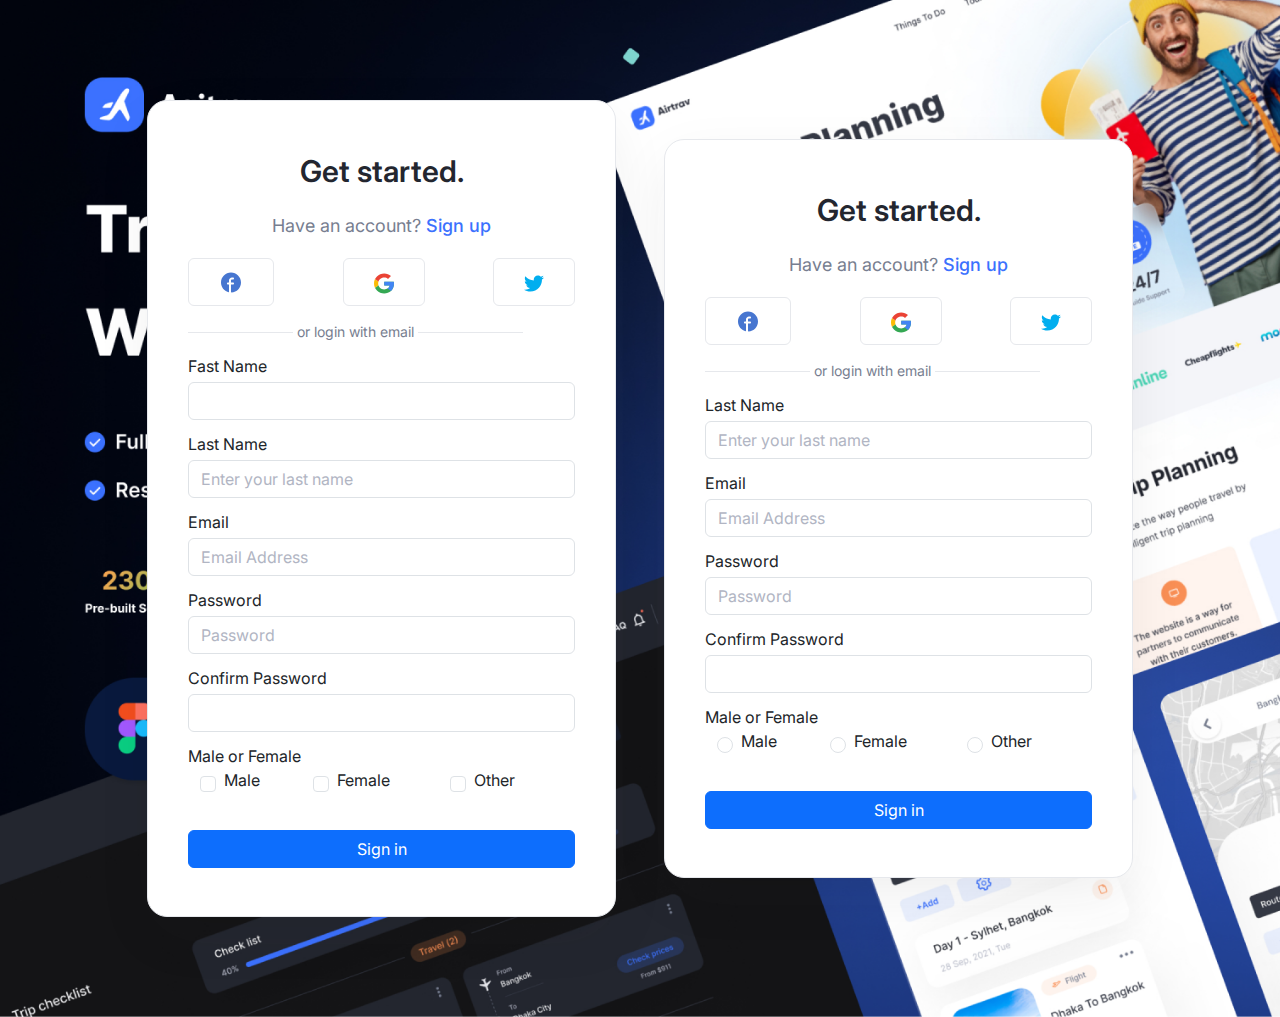
<file: login.html>
<!DOCTYPE html>
<html lang="en">

<head>
    <meta charset="UTF-8">
    <meta http-equiv="X-UA-Compatible" content="IE=edge">
    <!-- Latest compiled and minified CSS -->
    <link href="https://cdn.jsdelivr.net/npm/bootstrap@5.3.0/dist/css/bootstrap.min.css" rel="stylesheet">

    <!-- Latest compiled JavaScript -->
    <script src="https://cdn.jsdelivr.net/npm/bootstrap@5.3.0/dist/js/bootstrap.bundle.min.js"></script>
    <meta name="keywords" content="hoa tươi, mua hoa">
    <meta name="viewport" content="width=device-width, initial-scale=1.0">
    <link rel="preconnect" href="https://fonts.googleapis.com">
    <link rel="preconnect" href="https://fonts.gstatic.com" crossorigin>
    <link rel="icon" type="image/x-icon" href="assets/images/logo.png">
    <link href="https://fonts.googleapis.com/css2?family=Roboto:wght@300&display=swap" rel="stylesheet">
    <link rel="stylesheet" href="https://cdnjs.cloudflare.com/ajax/libs/font-awesome/6.1.2/css/all.min.css"
        integrity="sha512-1sCRPdkRXhBV2PBLUdRb4tMg1w2YPf37qatUFeS7zlBy7jJI8Lf4VHwWfZZfpXtYSLy85pkm9GaYVYMfw5BC1A=="
        crossorigin="anonymous" referrerpolicy="no-referrer" />
    <link rel="stylesheet" href="https://cdnjs.cloudflare.com/ajax/libs/font-awesome/6.4.2/css/all.min.css"
        integrity="sha512-z3gLpd7yknf1YoNbCzqRKc4qyor8gaKU1qmn+CShxbuBusANI9QpRohGBreCFkKxLhei6S9CQXFEbbKuqLg0DA=="
        crossorigin="anonymous" referrerpolicy="no-referrer" />
    <link rel="stylesheet" href="./assets/css/reset.css" />
    <link rel="stylesheet" href="./assets/css/stylelogin.css" />
    <style>
        @import url('https://fonts.googleapis.com/css2?family=Inter:wght@900&display=swap');
    </style>
    <style>
        @import url('https://fonts.googleapis.com/css2?family=Inter:wght@800;900&display=swap');
    </style>
    <style>
        @import url('https://fonts.googleapis.com/css2?family=Inter:wght@700;800;900&display=swap');
    </style>
    <style>
        @import url('https://fonts.googleapis.com/css2?family=Inter:wght@600;700;800;900&display=swap');
    </style>
    <style>
        @import url('https://fonts.googleapis.com/css2?family=Inter:wght@500;600;700;800;900&display=swap');
    </style>
    <style>
        @import url('https://fonts.googleapis.com/css2?family=Inter:wght@400;500;600;700;800;900&display=swap');
    </style>
    <style>
        @import url('https://fonts.googleapis.com/css2?family=Inter:wght@100;200;300&display=swap');
    </style>

    <title>Airtrav</title>
</head>

<body>
    <div class="login">
        <h1 class="text-center mb-3" style="color: var(--gray-1, #23262F);
        text-align: center;
        
        /* heading/H2 */
        font-family: Inter;
        font-size: 30px;
        font-style: normal;
        font-weight: 600;
        line-height: 45px; /* 150% */">Get started.</h1>
        <p class="text-center mb-3" style="color: var(--gray-3, #777E90);
        text-align: center;
        /* body/bodi 18 (regular) */
        font-family: Inter;
        font-size: 18px;
        font-style: normal;
        font-weight: 400;
        line-height: 32px;">Have an account? <a class="link-offset-2 link-underline link-underline-opacity-0" style="color: var(--primary-primary, #3B71FE);
/* body/bodi 18 (medium) */
font-family: Inter;
font-size: 18px;
font-style: normal;
font-weight: 500;
line-height: 28px;" href="#">Sign up</a> </p>
        <div class=" d-flex  justify-content-between mb-3">
            <button type="button" class="btn btn-outline-secondary"><svg xmlns="http://www.w3.org/2000/svg" width="24"
                    height="25" viewBox="0 0 24 25" fill="none">
                    <path
                        d="M12 22.0114C12 22.2877 12.2241 22.513 12.4999 22.4994C17.7905 22.2388 22 17.8642 22 12.5059C22 6.97977 17.5228 2.5 12 2.5C6.47715 2.5 2 6.97977 2 12.5059C2 17.1337 5.13989 21.0277 9.40433 22.1713C9.70966 22.2533 10 22.0158 10 21.6995V14.507H9C8.44771 14.507 8 14.0591 8 13.5064C8 12.9538 8.44772 12.5059 9 12.5059H10V10.5047C10 8.84687 11.3431 7.50293 13 7.50293H14C14.5523 7.50293 15 7.95091 15 8.50352C15 9.05613 14.5523 9.5041 14 9.5041H13C12.4477 9.5041 12 9.95208 12 10.5047V12.5059H14C14.5523 12.5059 15 12.9538 15 13.5064C15 14.0591 14.5523 14.507 14 14.507H12V22.0114Z"
                        fill="#4776D0" />
                </svg></button>
            <button type="button" class="btn btn-outline-secondary"><svg xmlns="http://www.w3.org/2000/svg" width="20"
                    height="21" viewBox="0 0 20 21" fill="none">
                    <g id="Logo Google">
                        <g id="Clipped">
                            <mask id="mask0_2151_49157" style="mask-type:luminance" maskUnits="userSpaceOnUse" x="0"
                                y="0" width="20" height="21">
                                <path id="a" fill-rule="evenodd" clip-rule="evenodd"
                                    d="M19.7674 8.68182H10.2326V12.5455H15.7209C15.2093 15 13.0698 16.4091 10.2326 16.4091C6.88372 16.4091 4.18605 13.7727 4.18605 10.5C4.18605 7.22727 6.88372 4.59091 10.2326 4.59091C11.6744 4.59091 12.9767 5.09091 14 5.90909L16.9767 3C15.1628 1.45455 12.8372 0.5 10.2326 0.5C4.55814 0.5 0 4.95455 0 10.5C0 16.0455 4.55814 20.5 10.2326 20.5C15.3488 20.5 20 16.8636 20 10.5C20 9.90909 19.907 9.27273 19.7674 8.68182Z"
                                    fill="white" />
                            </mask>
                            <g mask="url(#mask0_2151_49157)">
                                <path id="Path" d="M-0.930176 16.4091V4.59088L6.9768 10.5L-0.930176 16.4091Z"
                                    fill="#FBBC05" />
                            </g>
                        </g>
                        <g id="Clipped_2">
                            <mask id="mask1_2151_49157" style="mask-type:luminance" maskUnits="userSpaceOnUse" x="0"
                                y="0" width="20" height="21">
                                <path id="a_2" fill-rule="evenodd" clip-rule="evenodd"
                                    d="M19.7674 8.68182H10.2326V12.5455H15.7209C15.2093 15 13.0698 16.4091 10.2326 16.4091C6.88372 16.4091 4.18605 13.7727 4.18605 10.5C4.18605 7.22727 6.88372 4.59091 10.2326 4.59091C11.6744 4.59091 12.9767 5.09091 14 5.90909L16.9767 3C15.1628 1.45455 12.8372 0.5 10.2326 0.5C4.55814 0.5 0 4.95455 0 10.5C0 16.0455 4.55814 20.5 10.2326 20.5C15.3488 20.5 20 16.8636 20 10.5C20 9.90909 19.907 9.27273 19.7674 8.68182Z"
                                    fill="white" />
                            </mask>
                            <g mask="url(#mask1_2151_49157)">
                                <path id="Path_2"
                                    d="M-0.930176 4.59088L6.9768 10.5L10.2326 7.72725L21.3954 5.95452V-0.409119H-0.930176V4.59088Z"
                                    fill="#EA4335" />
                            </g>
                        </g>
                        <g id="Clipped_3">
                            <mask id="mask2_2151_49157" style="mask-type:luminance" maskUnits="userSpaceOnUse" x="0"
                                y="0" width="20" height="21">
                                <path id="a_3" fill-rule="evenodd" clip-rule="evenodd"
                                    d="M19.7674 8.68182H10.2326V12.5455H15.7209C15.2093 15 13.0698 16.4091 10.2326 16.4091C6.88372 16.4091 4.18605 13.7727 4.18605 10.5C4.18605 7.22727 6.88372 4.59091 10.2326 4.59091C11.6744 4.59091 12.9767 5.09091 14 5.90909L16.9767 3C15.1628 1.45455 12.8372 0.5 10.2326 0.5C4.55814 0.5 0 4.95455 0 10.5C0 16.0455 4.55814 20.5 10.2326 20.5C15.3488 20.5 20 16.8636 20 10.5C20 9.90909 19.907 9.27273 19.7674 8.68182Z"
                                    fill="white" />
                            </mask>
                            <g mask="url(#mask2_2151_49157)">
                                <path id="Path_3"
                                    d="M-0.930176 16.4091L13.0233 5.95452L16.6977 6.40906L21.3954 -0.409119V21.4091H-0.930176V16.4091Z"
                                    fill="#34A853" />
                            </g>
                        </g>
                        <g id="Clipped_4">
                            <mask id="mask3_2151_49157" style="mask-type:luminance" maskUnits="userSpaceOnUse" x="0"
                                y="0" width="20" height="21">
                                <path id="a_4" fill-rule="evenodd" clip-rule="evenodd"
                                    d="M19.7674 8.68182H10.2326V12.5455H15.7209C15.2093 15 13.0698 16.4091 10.2326 16.4091C6.88372 16.4091 4.18605 13.7727 4.18605 10.5C4.18605 7.22727 6.88372 4.59091 10.2326 4.59091C11.6744 4.59091 12.9767 5.09091 14 5.90909L16.9767 3C15.1628 1.45455 12.8372 0.5 10.2326 0.5C4.55814 0.5 0 4.95455 0 10.5C0 16.0455 4.55814 20.5 10.2326 20.5C15.3488 20.5 20 16.8636 20 10.5C20 9.90909 19.907 9.27273 19.7674 8.68182Z"
                                    fill="white" />
                            </mask>
                            <g mask="url(#mask3_2151_49157)">
                                <path id="Path_4"
                                    d="M21.3953 21.4091L6.97668 10.5L5.11621 9.13634L21.3953 4.59088V21.4091Z"
                                    fill="#4285F4" />
                            </g>
                        </g>
                    </g>
                </svg></button>
            <button type="button" class="btn btn-outline-secondary"><svg xmlns="http://www.w3.org/2000/svg" width="20"
                    height="17" viewBox="0 0 20 17" fill="none">
                    <g id="google/text">
                        <path id="Vector"
                            d="M20 2.39415C19.2563 2.71538 18.4637 2.92831 17.6375 3.03169C18.4875 2.532 19.1363 1.74677 19.4412 0.800308C18.6488 1.26554 17.7738 1.59415 16.8412 1.77754C16.0887 0.988616 15.0162 0.5 13.8462 0.5C11.5763 0.5 9.74875 2.31415 9.74875 4.53815C9.74875 4.85815 9.77625 5.16585 9.84375 5.45877C6.435 5.29508 3.41875 3.68646 1.3925 1.236C1.03875 1.84031 0.83125 2.532 0.83125 3.27662C0.83125 4.67477 1.5625 5.91415 2.6525 6.63169C1.99375 6.61938 1.3475 6.43108 0.8 6.13446C0.8 6.14677 0.8 6.16277 0.8 6.17877C0.8 8.14062 2.22125 9.77015 4.085 10.1455C3.75125 10.2354 3.3875 10.2785 3.01 10.2785C2.7475 10.2785 2.4825 10.2637 2.23375 10.2095C2.765 11.8083 4.2725 12.9837 6.065 13.0218C4.67 14.0963 2.89875 14.7437 0.98125 14.7437C0.645 14.7437 0.3225 14.7289 0 14.6883C1.81625 15.8415 3.96875 16.5 6.29 16.5C13.835 16.5 17.96 10.3462 17.96 5.012C17.96 4.83354 17.9538 4.66123 17.945 4.49015C18.7588 3.92154 19.4425 3.21138 20 2.39415Z"
                            fill="#01AEEF" />
                    </g>
                </svg></button>

        </div>

        <div class="line-space mb-3 d-flex align-items-center">
            <div></div>
            <span class="mx-1" style="color: var(--gray-3, #777E90);
                /* body/bodi 14 (regular) */
                font-family: Inter;
                font-size: 14px;
                font-style: normal;
                font-weight: 400;
                line-height: 20px;">or login with email</span>
            <div></div>
        </div>
        <form id="form-1">
            <div class="mb-3 form-group  ">
                <label for="exampleInputEmail1" class="form-label">Fast Name</label>
                <select name="firstname" class="form-control" id="firstname" placeholder=" sdfsdfsde">
                    <option class="d-none" value=""></option>
                    <option value="HN">Ha Noi</option>
                    <option value="SG">Sai Gon</option>
                    <option value="DN">Da Nang</option>
                </select>
                <span class="form-message"></span>
            </div>
            <div class="mb-3 form-group">
                <label for="exampleInputEmail1" class="form-label">Last Name</label>
                <input name="lastname" type="text" class="form-control" id="lastname" aria-describedby="emailHelp"
                    placeholder="Enter your last name">
                <span class="form-message"></span>
            </div>
            <div class="mb-3 form-group">
                <label for="exampleInputEmail1" class="form-label">Email </label>
                <input name="email" type="email" class="form-control" id="email" aria-describedby="emailHelp"
                    placeholder="Email Address">
                <span class="form-message"></span>
            </div>
            <div class="mb-3 form-group">
                <label for="exampleInputEmail1" class="form-label">Password </label>
                <input name="password" type="password" class="form-control" id="password" aria-describedby="emailHelp"
                    placeholder="Password">
                <span class="form-message"></span>
            </div>
            <div class="mb-3 form-group">
                <label for="exampleInputEmail1" class="form-label">Confirm Password </label>
                <input name="passwordreget" type="password" class="form-control" id="regetpassword"
                    aria-describedby="emailHelp" placeholder=" ">
                <span class="form-message"></span>
            </div>
            <div class="form-group mb-3 row  d-flex justify-content-between align-items-center">
                <h1 class="col-12 mb-2">Male or Female</h1>
                <div class="form-check col-4 p-0 ps-5">
                    <input class="form-check-input" type="checkbox" name="flexRadioDefault" id="flexRadioDefault1"
                        value="Male">
                    <label class="form-check-label" for="flexRadioDefault1">
                        Male
                    </label>
                </div>
                <div class="form-check col-4">
                    <input class="form-check-input" type="checkbox" name="flexRadioDefault" id="flexRadioDefault2"
                        value="Female">
                    <label class="form-check-label" for="flexRadioDefault2">
                        Female
                    </label>
                </div>
                <div class="form-check col-4">
                    <input class="form-check-input" type="checkbox" name="flexRadioDefault" id="flexRadioDefault3"
                        value="other">
                    <label class="form-check-label" for="flexRadioDefault2">
                        Other
                    </label>
                </div>
                <span class="form-message"></span>
            </div>



            <button type="submit" class="btn btn-primary w-100 align-items-center mt-3">Sign in</button>
        </form>


    </div>

    <div class="login ms-5">
        <h1 class="text-center mb-3" style="color: var(--gray-1, #23262F);
        text-align: center;
        
        /* heading/H2 */
        font-family: Inter;
        font-size: 30px;
        font-style: normal;
        font-weight: 600;
        line-height: 45px; /* 150% */">Get started.</h1>
        <p class="text-center mb-3" style="color: var(--gray-3, #777E90);
        text-align: center;
        /* body/bodi 18 (regular) */
        font-family: Inter;
        font-size: 18px;
        font-style: normal;
        font-weight: 400;
        line-height: 32px;">Have an account? <a class="link-offset-2 link-underline link-underline-opacity-0" style="color: var(--primary-primary, #3B71FE);
/* body/bodi 18 (medium) */
font-family: Inter;
font-size: 18px;
font-style: normal;
font-weight: 500;
line-height: 28px;" href="#">Sign up</a> </p>
        <div class=" d-flex  justify-content-between mb-3">
            <button type="button" class="btn btn-outline-secondary"><svg xmlns="http://www.w3.org/2000/svg" width="24"
                    height="25" viewBox="0 0 24 25" fill="none">
                    <path
                        d="M12 22.0114C12 22.2877 12.2241 22.513 12.4999 22.4994C17.7905 22.2388 22 17.8642 22 12.5059C22 6.97977 17.5228 2.5 12 2.5C6.47715 2.5 2 6.97977 2 12.5059C2 17.1337 5.13989 21.0277 9.40433 22.1713C9.70966 22.2533 10 22.0158 10 21.6995V14.507H9C8.44771 14.507 8 14.0591 8 13.5064C8 12.9538 8.44772 12.5059 9 12.5059H10V10.5047C10 8.84687 11.3431 7.50293 13 7.50293H14C14.5523 7.50293 15 7.95091 15 8.50352C15 9.05613 14.5523 9.5041 14 9.5041H13C12.4477 9.5041 12 9.95208 12 10.5047V12.5059H14C14.5523 12.5059 15 12.9538 15 13.5064C15 14.0591 14.5523 14.507 14 14.507H12V22.0114Z"
                        fill="#4776D0" />
                </svg></button>
            <button type="button" class="btn btn-outline-secondary"><svg xmlns="http://www.w3.org/2000/svg" width="20"
                    height="21" viewBox="0 0 20 21" fill="none">
                    <g id="Logo Google">
                        <g id="Clipped">
                            <mask id="mask0_2151_49157" style="mask-type:luminance" maskUnits="userSpaceOnUse" x="0"
                                y="0" width="20" height="21">
                                <path id="a" fill-rule="evenodd" clip-rule="evenodd"
                                    d="M19.7674 8.68182H10.2326V12.5455H15.7209C15.2093 15 13.0698 16.4091 10.2326 16.4091C6.88372 16.4091 4.18605 13.7727 4.18605 10.5C4.18605 7.22727 6.88372 4.59091 10.2326 4.59091C11.6744 4.59091 12.9767 5.09091 14 5.90909L16.9767 3C15.1628 1.45455 12.8372 0.5 10.2326 0.5C4.55814 0.5 0 4.95455 0 10.5C0 16.0455 4.55814 20.5 10.2326 20.5C15.3488 20.5 20 16.8636 20 10.5C20 9.90909 19.907 9.27273 19.7674 8.68182Z"
                                    fill="white" />
                            </mask>
                            <g mask="url(#mask0_2151_49157)">
                                <path id="Path" d="M-0.930176 16.4091V4.59088L6.9768 10.5L-0.930176 16.4091Z"
                                    fill="#FBBC05" />
                            </g>
                        </g>
                        <g id="Clipped_2">
                            <mask id="mask1_2151_49157" style="mask-type:luminance" maskUnits="userSpaceOnUse" x="0"
                                y="0" width="20" height="21">
                                <path id="a_2" fill-rule="evenodd" clip-rule="evenodd"
                                    d="M19.7674 8.68182H10.2326V12.5455H15.7209C15.2093 15 13.0698 16.4091 10.2326 16.4091C6.88372 16.4091 4.18605 13.7727 4.18605 10.5C4.18605 7.22727 6.88372 4.59091 10.2326 4.59091C11.6744 4.59091 12.9767 5.09091 14 5.90909L16.9767 3C15.1628 1.45455 12.8372 0.5 10.2326 0.5C4.55814 0.5 0 4.95455 0 10.5C0 16.0455 4.55814 20.5 10.2326 20.5C15.3488 20.5 20 16.8636 20 10.5C20 9.90909 19.907 9.27273 19.7674 8.68182Z"
                                    fill="white" />
                            </mask>
                            <g mask="url(#mask1_2151_49157)">
                                <path id="Path_2"
                                    d="M-0.930176 4.59088L6.9768 10.5L10.2326 7.72725L21.3954 5.95452V-0.409119H-0.930176V4.59088Z"
                                    fill="#EA4335" />
                            </g>
                        </g>
                        <g id="Clipped_3">
                            <mask id="mask2_2151_49157" style="mask-type:luminance" maskUnits="userSpaceOnUse" x="0"
                                y="0" width="20" height="21">
                                <path id="a_3" fill-rule="evenodd" clip-rule="evenodd"
                                    d="M19.7674 8.68182H10.2326V12.5455H15.7209C15.2093 15 13.0698 16.4091 10.2326 16.4091C6.88372 16.4091 4.18605 13.7727 4.18605 10.5C4.18605 7.22727 6.88372 4.59091 10.2326 4.59091C11.6744 4.59091 12.9767 5.09091 14 5.90909L16.9767 3C15.1628 1.45455 12.8372 0.5 10.2326 0.5C4.55814 0.5 0 4.95455 0 10.5C0 16.0455 4.55814 20.5 10.2326 20.5C15.3488 20.5 20 16.8636 20 10.5C20 9.90909 19.907 9.27273 19.7674 8.68182Z"
                                    fill="white" />
                            </mask>
                            <g mask="url(#mask2_2151_49157)">
                                <path id="Path_3"
                                    d="M-0.930176 16.4091L13.0233 5.95452L16.6977 6.40906L21.3954 -0.409119V21.4091H-0.930176V16.4091Z"
                                    fill="#34A853" />
                            </g>
                        </g>
                        <g id="Clipped_4">
                            <mask id="mask3_2151_49157" style="mask-type:luminance" maskUnits="userSpaceOnUse" x="0"
                                y="0" width="20" height="21">
                                <path id="a_4" fill-rule="evenodd" clip-rule="evenodd"
                                    d="M19.7674 8.68182H10.2326V12.5455H15.7209C15.2093 15 13.0698 16.4091 10.2326 16.4091C6.88372 16.4091 4.18605 13.7727 4.18605 10.5C4.18605 7.22727 6.88372 4.59091 10.2326 4.59091C11.6744 4.59091 12.9767 5.09091 14 5.90909L16.9767 3C15.1628 1.45455 12.8372 0.5 10.2326 0.5C4.55814 0.5 0 4.95455 0 10.5C0 16.0455 4.55814 20.5 10.2326 20.5C15.3488 20.5 20 16.8636 20 10.5C20 9.90909 19.907 9.27273 19.7674 8.68182Z"
                                    fill="white" />
                            </mask>
                            <g mask="url(#mask3_2151_49157)">
                                <path id="Path_4"
                                    d="M21.3953 21.4091L6.97668 10.5L5.11621 9.13634L21.3953 4.59088V21.4091Z"
                                    fill="#4285F4" />
                            </g>
                        </g>
                    </g>
                </svg></button>
            <button type="button" class="btn btn-outline-secondary"><svg xmlns="http://www.w3.org/2000/svg" width="20"
                    height="17" viewBox="0 0 20 17" fill="none">
                    <g id="google/text">
                        <path id="Vector"
                            d="M20 2.39415C19.2563 2.71538 18.4637 2.92831 17.6375 3.03169C18.4875 2.532 19.1363 1.74677 19.4412 0.800308C18.6488 1.26554 17.7738 1.59415 16.8412 1.77754C16.0887 0.988616 15.0162 0.5 13.8462 0.5C11.5763 0.5 9.74875 2.31415 9.74875 4.53815C9.74875 4.85815 9.77625 5.16585 9.84375 5.45877C6.435 5.29508 3.41875 3.68646 1.3925 1.236C1.03875 1.84031 0.83125 2.532 0.83125 3.27662C0.83125 4.67477 1.5625 5.91415 2.6525 6.63169C1.99375 6.61938 1.3475 6.43108 0.8 6.13446C0.8 6.14677 0.8 6.16277 0.8 6.17877C0.8 8.14062 2.22125 9.77015 4.085 10.1455C3.75125 10.2354 3.3875 10.2785 3.01 10.2785C2.7475 10.2785 2.4825 10.2637 2.23375 10.2095C2.765 11.8083 4.2725 12.9837 6.065 13.0218C4.67 14.0963 2.89875 14.7437 0.98125 14.7437C0.645 14.7437 0.3225 14.7289 0 14.6883C1.81625 15.8415 3.96875 16.5 6.29 16.5C13.835 16.5 17.96 10.3462 17.96 5.012C17.96 4.83354 17.9538 4.66123 17.945 4.49015C18.7588 3.92154 19.4425 3.21138 20 2.39415Z"
                            fill="#01AEEF" />
                    </g>
                </svg></button>

        </div>

        <div class="line-space mb-3 d-flex align-items-center ">
            <div></div>
            <span class="mx-1" style="color: var(--gray-3, #777E90);
                /* body/bodi 14 (regular) */
                font-family: Inter;
                font-size: 14px;
                font-style: normal;
                font-weight: 400;
                line-height: 20px;">or login with email</span>
            <div></div>
        </div>
        <form id="form-2">

            <div class="mb-3 form-group">
                <label for="exampleInputEmail1" class="form-label">Last Name</label>
                <input name="lastname" rules="required" type="text" class="form-control" id="lastname1"
                    aria-describedby="emailHelp" placeholder="Enter your last name">
                <span class="form-message"></span>
            </div>
            <div class="mb-3 form-group">
                <label for="exampleInputEmail1" class="form-label">Email </label>
                <input name="email" rules="required|email" type="email" class="form-control" id="email1"
                    aria-describedby="emailHelp" placeholder="Email Address">
                <span class="form-message"></span>
            </div>
            <div class="mb-3 form-group">
                <label for="exampleInputEmail1" class="form-label">Password </label>
                <input name="password" rules="required|min:6" type="password" class="form-control" id="password1"
                    aria-describedby="emailHelp" placeholder="Password">
                <span class="form-message"></span>
            </div>
            <div class="mb-3 form-group">
                <label for="exampleInputEmail1" class="form-label">Confirm Password </label>
                <input name="passwordreget" rules="required|confirm:#password1" type="password" class="form-control"
                    id="regetpassword1" aria-describedby="emailHelp" placeholder=" ">
                <span class="form-message"></span>
            </div>
            <div class="form-group mb-3 row  d-flex justify-content-between align-items-center">
                <h1 class="col-12 mb-2">Male or Female</h1>
                <div class="form-check col-4 p-0 ps-5">
                    <input class="form-check-input" type="radio" name="gender" rules="required"
                        id="flexRadioDefault4" value="male">
                    <label class="form-check-label" for="flexRadioDefault4">
                        Male
                    </label>
                </div>
                <div class="form-check col-4">
                    <input class="form-check-input" type="radio" name="gender" rules="required"
                        id="flexRadioDefault5" value="female">
                    <label class="form-check-label" for="flexRadioDefault5">
                        Female
                    </label>
                </div>
                <div class="form-check col-4">
                    <input class="form-check-input" type="radio" name="gender" rules="required"
                        id="flexRadioDefault6" value="other">
                    <label class="form-check-label" for="flexRadioDefault6">
                        Other
                    </label>
                </div>
                <span class="form-message"></span>
            </div>
            



            <button type="submit" class="btn btn-primary w-100 align-items-center mt-3">Sign in</button>
        </form>


    </div>

    <script src="assets/js/login.js"></script>
    <script>
        Validator({
            form: '#form-1',
            formGroup: '.form-group',
            errorSelector: '.form-message',
            rules: [
                Validator.isRequired('#firstname'),
                Validator.isRequired('#lastname'),
                Validator.isRequired('#email'),
                Validator.isEmail('#email'),
                Validator.minLength('#password', 6),
                Validator.isRequired('#regetpassword'),
                Validator.isRequiredCheckbox('input[name="flexRadioDefault"]'),
                Validator.isConfirmed('#regetpassword', function () {
                    return document.querySelector('#form-1 #password').value;
                })
            ],
            onsubmit: function (data) {
                console.log(data);
            }
        })
        new Validator2('#form-2');


    </script>
</body>
</file>
<file: assets/css/style.css>
body {
    display: block;
    margin: 0;
    padding: 0;
    font-family: 'Inter', sans-serif;
    font-style: normal;
    background-color: white;
    box-sizing: border-box;
    color: #000000;

}

.container-fluid {
    padding: 0;
}

.container2 {

    max-width: 100%;
    padding-left: 9.375%;
    padding-right: 9.375%;
    box-sizing: border-box;
}

.menus-logo a svg {
    width: 1.5rem;
    height: 1.5rem;
}

/* .logo svg{
    width:120px;
    height:fit-content;
} */

.menus-text a {
    color: var(--gray-3, #777E90);

    /* body/bodi 14 (bold) */
    font-family: Inter;
    font-size: 14px;
    font-style: normal;
    font-weight: 700;
    line-height: 21px;
}

.menus-cd a svg {
    width: 35px;
    height: 35px;
}

a {
    text-decoration: none;
    /* color: black; */
    color: #353945;
    color: var(--gray-2, #353945);

    /* body/bodi 16 (medium) */
    font-family: Inter;
    font-size: 16px;
    font-style: normal;
    font-weight: 500;
    line-height: 24px;
}

.x {
    width: 1px;
    height: 32px;

    /* gray/4 */

    background: #B1B5C4;
    opacity: 0.5;
}

.first {
    position: relative;
}

.intro {
    font-weight: 800;
    font-size: 60px;
    line-height: 77px;
}

.intro svg {
    width: 50px;
    height: 20px;

}

.input-group {


    position: relative;
}


.input-group {
    color: #000;
}

.input-group .form-control {
    box-sizing: border-box;
    ;
    width: 100%;
    background: #FFFFFF;
    box-shadow: -16px 22px 42px rgba(0, 31, 77, 0.12);
    border-radius: 30px;
    border-radius: 30px;
    height: 68px;

    font-size: 20px;
    line-height: 24px;
    color: #23262F;
    padding-left: 44px;
    padding-right: 68px;
    outline: none;
    border: none;
}

.input-group>:not(:first-child):not(.dropdown-menu):not(.valid-tooltip):not(.valid-feedback):not(.invalid-tooltip):not(.invalid-feedback) {
    position: absolute;
    top: 8px;
    right: 8px;

    width: 52px;
    height: 52px;

    /* primary/primary */

    background: #3B71FE;
    border-radius: 30px 30px 30px 30px;

    display: flex;
    align-items: center;
    justify-content: center;
}

.input-group i {
    color: #fff;
}

.text {
    font-weight: 500;
    font-size: 18px;
    line-height: 28px;
    width: 65%;
    margin-bottom: 7%;
    color: #777E91;
}

.decor {
    margin: 0;
    position: absolute;
    left: -110px;
    top: 310px;
}

.review ul li label {
    display: block;
    font-size: 20px;
    font-weight: bolder;
    /* margin-bottom: 15px; */
}

.review ul li:last-child label:first-child {
    margin: 0;
    color: #3B71FE;
    font-size: 24px;
}

.review ul li:last-child label:last-child {
    color: var(--gray-3, #777E90);
    font-family: Inter;
    font-size: 12px;
    font-style: normal;
    font-weight: 500;
    line-height: normal;
    font-weight: 400;
}

.comp {
    background-color: #F4F5F9;
}

.card-first p {
    font-weight: 700;
    font-size: 40px;
    line-height: 60px;
    letter-spacing: -0.01em;
    color: #23262F;
}

.card-first div {
    font-weight: 400;
    font-size: 18px;
    line-height: 32px;
    /* or 178% */

    text-align: center;

    /* gray/2 */

    color: #353945;
}

.cover-card-second {
    margin-right: -24px;
    padding-right: 24px;
    padding-bottom: 10px;
    width: 100%;
}

.card-second {
    width: 876px;

}

.card-second-mini p {
    color: var(--gray-2, #353945);
    text-align: center;
    font-family: Inter;
    font-size: 17px;
    font-style: normal;
    font-weight: 500;
    line-height: 26px;
}

.color {
    background-color: #EEF9F2;
}

.input-seconds {
    margin-bottom: 1rem;
    width: 87.2%;
}

.input-second {

    color: #000;
    position: relative;
}

.input-second .form-second {
    box-sizing: border-box;
    width: 100%;
    background: #FFFFFF;
    border-radius: 10px;
    height: 38px;
    font-size: 14px;
    line-height: 21px;
    color: #23262F;
    padding: 8px 40px 8px 16px;
    outline: none;
    border: none;
}

.input-second span {
    position: absolute;
    top: 14px;
    right: 15px;

    width: 14px;
    height: 9px;

    /* primary/primary */

    background: #ffffff;
    border-radius: 30px;

    display: flex;
    align-items: center;
    justify-content: center;
}

.icon-second path {
    fill: #3B71FE;
}

.card-second-mini {
    width: 272px;
    height: 236px;
    flex-direction: column;


    border-radius: 12px;

    padding: 21px 35px;
    box-sizing: border-box;
    background: var(--secondary-orange-orange-10, #FFF4EE);



}

.card-second-mini p {

    box-sizing: border-box;
    font-weight: 500;
    font-size: 17px;
    line-height: 26px;
    /* or 153% */

    text-align: center;

}

.svg {
    margin-left: 10px;
}

.color {
    background-color: #EEF9F2;
}

.cover {
    background-color: #FEE2B6;
    border-radius: 39px;

    font-size: 18px;
}

.cover-content {
    background-color: #3B71FE;
    padding: 7% 10.5%;
    ;
    border-radius: 30px 30px 0px 0px;
    color: #fff;

}

.input-seconds {
    margin-bottom: 1rem;
    width: 87.2%;
}

.input-second {

    color: #000;
    position: relative;
}

.input-second .form-second {
    box-sizing: border-box;
    width: 100%;
    background: #FFFFFF;
    border-radius: 10px;
    height: 38px;
    font-size: 14px;
    line-height: 21px;
    color: #23262F;
    padding: 8px 40px 8px 16px;
    outline: none;
    border: none;
}

.input-second span {
    position: absolute;
    top: 14px;
    right: 15px;

    width: 14px;
    height: 9px;

    /* primary/primary */

    background: #ffffff;
    border-radius: 30px;

    display: flex;
    align-items: center;
    justify-content: center;
}

.icon-second path {
    fill: #3B71FE;
}

.cover-content p:first-child {
    font-weight: 700;
    font-size: 18px;
    line-height: 27px;
    font-style: normal;
    margin: 0;
    margin-bottom: 0.5em;
}

.cover-content .content-second {
    font-weight: 400;
    font-size: 16px;
    line-height: 24px;
    margin: 0;
    margin-bottom: 1rem;
}

.cover-content ul {
    list-style-type: none;
    padding: 0;

}

.cover-content ul li {
    display: flex;
    margin-bottom: 1rem;

}

.cover-content ul li svg {
    margin-right: 0.9rem;
}

.content-in {
    width: 100%;
}

.content-in span {
    font-weight: 700;
    font-size: 16px;
    line-height: 24px;
}

.content-in p {
    font-weight: 400;
    font-size: 14px;
    line-height: 20px;
}

.footer {
    background-color: #fff;
    display: flex;
    justify-content: flex-start;
    border-radius: 0 0 30px 30px;
    padding-top: 3%;
}

.footer .footer-contents {
    color: #000;
    text-align: center;
    font-size: 16px;
    font-family: Inter;
    font-weight: 600;
    line-height: 36px;
    font-weight: 600;
}

.footer .footer-contents span:first-child {

    font-size: 26px;
    line-height: 36px;
}

.page {
    display: flex;
    align-items: center;
    justify-content: space-evenly;
    flex-direction: row;
    margin-top: 1.5rem;
}

.page .page-class span {
    font-weight: 400;
    font-size: 16px;
    line-height: 24px;

    color: #9a9ca3;
}

.page .page-class span:first-child {
    color: #000000;
}

.cover-second .content-first {
    font-weight: 700;
    font-size: 40px;
    line-height: 60px;
    letter-spacing: -0.01em;

}

.cover-second .content-second {
    width: 100%;
    font-weight: 500;
    font-size: 14px;
    line-height: 20px;

}

.decors circle {
    stroke: #3B71FE;
}

.content-second-text {
    font-weight: 700;
    font-size: 16px;
    line-height: 24px;
}

.dash {
    margin-top: 2px;
    box-sizing: border-box;
    width: 100%;
    height: 1px;
    border: 0.5px dashed #777E91;
}

.content-third {
    font-style: italic;
    font-weight: 400;
    font-size: 16px;
    line-height: 24px;
}

.profile img {
    border-radius: 50px;
    margin-right: 10px;
}

.prof-text p {
    font-weight: 400;
    font-size: 18px;
    line-height: 32px;
    margin: 0;
}

.prof-text p:first-child {
    font-style: normal;
    font-weight: 700;
    font-size: 18px;
    line-height: 27px;
    margin-bottom: 2px;
}

.fours {
    background-color: #EAF0FF;

}





/* .content-four-text {
    width: 527px;
} */

.content-four-text p:first-child {
    font-weight: 700;
    font-size: 40px;
    line-height: 60px;
    /* identical to box height, or 150% */

    letter-spacing: -0.01em;
    margin-bottom: 24px;
}

.content-four-text p {
    font-weight: 400;
    font-size: 16px;
    line-height: 24px;
}

.cover-content-four {
    display: flex;

}

.content-four-bottom {
    display: flex;
    margin-top: 50px;
    justify-content: flex-start;
    width: 100%;

}

.cover-four-cart {
    width: 155.5px;
    height: 155px;
    transition: 0.3s;
    background-color: rgba(255, 255, 255, 0);
    border-radius: 10px;
    padding: 3px;
    box-sizing: content-box;
    margin-right: 20px;
}

.cover-four-cart:hover {
    background-color: #c3d3fb;
}

.content-four-cart {
    background-color: #fff;
    height: 100%;
    padding: 22px 27px 22px 15px;
    display: flex;
    flex-direction: column;
    justify-content: flex-start;
    align-items: flex-start;
    box-shadow: 0px 2.21277px 8.85106px rgba(15, 15, 15, 0.08);
    border-radius: 10px;
    overflow: initial;
}

.content-four-cart:not(:last-child) {
    /* margin-right:20px; */
}

.content-four-cart p {
    font-weight: 600;
    font-size: 14px;
    line-height: 17px;
    margin: 10px 0;
}

.content-four-cart span {
    font-weight: 500;
    font-size: 11px;
    line-height: 17px;
}

.decor-four {
    position: relative;
    box-sizing: border-box;
}

.decor-four img {
    position: absolute;
    right: 10px;
    margin-right: 10px;
    background-color: #000;
}

.content-four-cart svg {
    border-radius: 100px;
}

.content-four-cart img {
    border-radius: 100px;
}

.content-four-right {
    /* background-color: #fff; */
    box-shadow: 0px 14px 40px -15px rgba(15, 15, 15, 0.08);
    border-radius: 30px;

}

.content-four-pic img {
    width: 40px;
    height: 40px;
}

.content-four-pic h1 {
    font-weight: 700;
    font-size: 20px;
    line-height: 24px;
    text-align: center;
    margin: 0 0 4px 0;
}

.content-four-pic p {
    font-weight: 500;
    font-size: 14px;
    line-height: 20px;
    margin: 0;
}

.content-right {
    position: relative;
    z-index: 0;
    box-sizing: border-box;
    height: 600px;
}

.content-right .content-right-one {
    background-color: #ffffff;
    box-shadow: 0px 40px 126px -10px rgba(0, 0, 0, 0.1);
    border-radius: 16px;
    box-sizing: border-box;
    transition: width 0.3s, transform 0.3s;
}

.content-right-one:hover {
    transform: scale(1.1);
    z-index: 4;
}


.content-right-one-text h1 {
    font-weight: 600;
    font-size: 18px;
    line-height: 28px;
}

.content-right-img {
    display: flex;
}

.img-follow {
    width: 26px;
}

/* .test img {
    margin: 0;

} */

.content-right-one-text-p {
    font-weight: 500;
    font-size: 12px;
    line-height: 15px;
    color: #777E91;
}

.btn {
    font-weight: 500;
    font-size: 12px;
    line-height: 15px;
}


.content-right-one-text-footer button:hover {
    background-color: #003bd2;
    font-weight: bold;
}

.content-right-one-text-footer button p {}

.content-right-two {
    background: #FFFFFF;
    box-shadow: 0px 60px 120px rgba(0, 0, 0, 0.1);


    transition: width 0.3s, transform 0.3s;
}

.content-right-two:hover {
    /* width: 216px; */
    transform: scale(1.1);
}

.content-right-two h1 {
    font-weight: 500;
    font-size: 16px;
    line-height: 24px;
}

.content-right-three {
    /* display: flex;
    flex-direction: column;
    justify-content: center;
    align-items: center;
    padding: 30px 23px;
    position: absolute;
    z-index: 1;
    left: 0px;
    top: 52.54%;
    
    
    border-radius: 20px;
    width: 33.58%; */
    background: #FFFFFF;
    box-shadow: 0px 12px 120px -10px rgba(0, 0, 0, 0.08);
    box-sizing: border-box;
    transition: width 0.3s, transform 0.3s;
}

.content-right-three:hover {
    /* width: 230px; */
    transform: scale(1.1);
    z-index: 4;
}

/* .content-right-three img {
    border-radius: 50px;
    margin-bottom: 12px;
} */

.content-right-three h1 {
    font-weight: 500;
    font-size: 18px;
    line-height: 28px;

}

.content-right-three p {
    font-weight: 400;
    font-size: 12px;
    line-height: 14px;
    color: #B1B5C4;

}



.content-right-three button {
    font-weight: 700;
    font-size: 12px;
    line-height: 15px;
    color: #FFFFFF;
    transition: 0.3s;
}

.content-right-three button:hover {
    background: #003bd2;
}

.content-left {
    display: flex;
    flex-direction: column;
    justify-content: flex-start;
    padding: 0px;
    /* width: 35.08%; */
}

.content-left-h1 {
    font-weight: 700;
    font-size: 40px;
    line-height: 60px;
    letter-spacing: -0.01em;
    margin: 0;
    margin-bottom: 24px;
}

.content-left-p {
    font-weight: 400;
    font-size: 18px;
    line-height: 32px;
    margin: 0;
    margin-bottom: 40px;
    /* or 178% */


    /* gray/2 */

    color: #353945;
}

.content-left ul {
    list-style-type: none;
    padding: 0;
    margin: 0;
}

.content-left ul li {
    display: flex;
    margin-bottom: 30px;

}

.content-left-text {
    display: flex;
    flex-direction: column;
    justify-content: center;
    margin: 0;
    margin-left: 24px;
    width: 61%;

}

.content-left-text h1 {
    font-style: normal;
    margin: 0;
    font-weight: 500;
    font-size: 24px;
    line-height: 36px;
    color: #353945;
}

.content-left-text p {
    margin: 0;
    margin-top: 10px;
    font-weight: 400;
    font-size: 16px;
    line-height: 24px;
    /* or 150% */


    /* gray/3 */

    color: #777E91;
}

.content-left-icon {
    display: flex;
    flex-direction: column;
    justify-content: center;
    align-items: center;
    text-align: center;
    width: 60px;
    height: 60px;
    border-radius: 30px;
    background: #FFF;
    box-shadow: 0px 20px 80px 0px rgba(0, 0, 0, 0.12);
}




.content-six h1:first-child {
    font-weight: 700;
    font-size: 40px;
    line-height: 60px;
    color: #FFFFFF;
    text-align: center;
    letter-spacing: -0.01em;
    margin: 0;
}

.content-six-text {
    font-style: normal;
    font-weight: 400;
    font-size: 18px;
    line-height: 32px;
    /* identical to box height, or 178% */

    text-align: center;

    margin: 0;
    margin-top: 10px;
    color: #F4F5F6;
}

.content-six-foot {
    margin-top: 60px;
}

.content-six-footer {
    background-color: #FFFFFF;
    display: flex;
    flex-direction: column;
    align-items: center;

    border-radius: 8px;
    box-sizing: border-box;
    height: 100%;

}

.content-six-footer h1 {
    font-weight: 700;
    font-size: 24px;
    line-height: 36px;

    text-align: center;
}

.content-six-footer p {
    font-weight: 400;
    font-size: 16px;
    line-height: 30px;
    /* identical to box height, or 188% */

    text-align: center;


    color: #777E91;
}




.seven h1 {
    font-weight: 700;
    /* font-size: 40px; */
    line-height: 60px;
    /* identical to box height, or 150% */

    letter-spacing: -0.01em;


    color: #23262F;
}





.seven-card div h1 {
    font-weight: 600;
    font-size: 30px;
    line-height: 45px;
    /* identical to box height, or 150% */


    /* gray/1 */

    color: #23262F;
    margin-left: 16px;
}

.seven-card p {
    font-weight: 400;
    font-size: 18px;
    line-height: 32px;
    /* or 178% */

    margin: 0;
    margin-top: 20px;
    color: #353945;

}

.eights {
    background-color: #FBF6C7CC;
}

.content-eight-right h1 {

    font-weight: 700;
    font-size: 40px;
    line-height: 60px;
    /* or 150% */

    letter-spacing: -0.01em;

    /* Black/main color */

    color: #141416;
}

.content-eight-right p {

    font-style: normal;
    font-weight: 400;
    font-size: 18px;
    line-height: 32px;
    /* or 178% */


    /* gray/2 */

    color: #353945;

}

.eight-button {

    border: 2px solid #3B71FE;
    /* primary/primary */

    background: #3B71FE;
    border-radius: 6px;
    color: #ffffff;
    font-style: normal;
    font-weight: 700;
    font-size: 14px;
    line-height: 21px;
    transition: 0.3s;
}

.eight-button:hover {

    color: #3B71FE;
    background-color: #ffffff;

}

.content-eight-left {
    display: flex;

    position: relative;
    z-index: 0;
}

.eight-svg-first {
    position: absolute;
    z-index: -1;
    left: 3%;
    right: 54.59%;
    top: 0%;
    bottom: 0%;
    width: 200px;
}

.eight-svg-two {
    position: absolute;
    z-index: -1;
    left: 40%;
    right: 54.59%;
    top: 0%;
    bottom: 0%;
    width: 200px;

}

.content-eight-footer {
    background-color: #FFFFFF;
    border-radius: 24px 24px 0px 0px;
    width: 100%;
    display: flex;
    flex-direction: column;
    justify-content: center;
    align-items: center;
    padding: 30px 36px;
    top: 154px;
    margin-top: 170px;
    box-sizing: border-box;
}

.content-eight-cart {
    display: flex;
    align-items: center;
    justify-content: space-between;
    padding: 10px 14px;

    width: 100%;


    /* white/white */

    background: #FFFFFF;
    border: 0.5px solid #D3D3D3;
    transition: 0.3s;
    border-radius: 10px;

}

.content-eight-cart:not(:last-child) {
    margin-bottom: 16px;
}

.content-eight-cart:hover {
    box-shadow: 5px 10px 12px rgba(15, 15, 15, 0.12);
}

.content-eight-cart:hover button {
    background-color: #FA8F54;

    color: #FFFFFF;
}

.content-cart-text {
    display: flex;
    align-items: center;

}

.content-eight-cart svg {
    margin-right: 10px;
}

.content-cart-text h1 {
    margin: 0 0 8px 0;
    font-weight: 500;
    font-size: 12px;
    line-height: 15px;
}

.content-eight-mini {
    display: flex;
    align-items: center;
    justify-content: center;

}

.content-eight-minis {
    display: flex;
}

.content-eight-minis a {
    font-weight: 500;
    font-size: 10px;
    line-height: 10px;
    /* identical to box height */


    margin: 0 10px 0 6px;

    color: #777E91;
}

.content-eight-minis img {
    border-radius: 40px;
}

.content-eight-red {
    margin: 0;
    display: flex;
    flex-direction: row;
    justify-content: center;
    align-items: center;
    padding: 2px 7px 2px 6px;
    gap: 10px;




    /* gray/7 */

    background: #F4F5F9;
    border-radius: 3px;
}

.content-eight-mini div p {
    font-weight: 500;
    font-size: 10px;
    line-height: 10px;
    margin: 0;

    /* secondary/red/secondary g */

    color: #FF6370;

}

.content-eight-cart button {
    width: 60px;
    height: 20px;
    background-color: #FEE9DD;
    border: none;
    border-radius: 10px;
    /* margin-left:36%; */
    display: flex;
    align-items: center;
    text-align: center;
    justify-content: center;
    font-weight: 500;
    font-size: 10px;
    line-height: 8px;

    transition: 0.3s;
    text-align: center;
    color: #FA8F54;
}








.nine-demo p {
    margin: 40px 0 30px 0;
    font-style: normal;
    font-weight: 400;
    font-size: 16px;
    line-height: 24px;
    /* or 150% */


    /* gray/2 */

    color: #353945;
}

.nine-input {
    box-sizing: border-box;

    /* Auto layout */

    display: flex;
    flex-direction: column;
    justify-content: center;
    align-items: flex-start;
    padding: 8px 8px 8px 50px;
    gap: 10px;
    overflow: hidden;

    height: 49px;
    border: 2px solid #E6E8EC;
    border-radius: 24px;
    position: relative;
    transition: 0.3s;
    width: 80%;
}

.nine-input:hover {
    padding: 8px 8px 8px 26px;
    width: 253px;
}

.nine-input:hover .nine-icon {
    left: 210px;

}

.nine-input-text {

    font-style: normal;
    font-weight: 500;
    font-size: 16px;
    line-height: 24px;
    /* identical to box height, or 150% */
    border: solid #fff;
    width: 170px;
    outline: none;

    transition: 0.3s;


    color: #B1B5C4;
}

.nine-icon {
    position: absolute;
    top: 6px;
    left: 8px;
    transition: 0.4s;
}

.nine-icon rect {
    transition: 0.3s;
}

.nine-icon:hover rect {
    fill: #0235b7;
}







.nine-content ul li {
    margin-bottom: 14px;
}

.nine-content a {
    text-decoration: none;
    padding: 0;
    margin: 0;
    color: #777E90;
    font-weight: 400;
    font-size: 16px;
    line-height: 24px;
    /* identical to box height, or 150% */
    transition: 0.3s;

    margin-bottom: 14px;
}

.nine-content a:hover {
    color: #000;
}

.nine-content ul li h1 {
    font-weight: 500;
    font-size: 24px;
    line-height: 36px;
    margin-bottom: 20px;
    margin-top: 0;
    /* identical to box height, or 150% */


    /* gray/2 */

    color: #353945;
}

.nine-footer {


    border-top: 2px solid #E6E8EC;
    display: flex;
    justify-content: space-between;
    align-items: end;

}

.nine-footer p {
    margin: 0 0 0 11px;
    font-weight: 400;
    font-size: 14px;
    line-height: 20px;
    /* identical to box height, or 143% */


    /* gray/4 */

    color: #B1B5C4;
}

.nine-footer svg {
    margin: 0 11px 0 0;
}

.mycontainer-one {
    max-width: 1440px;
    margin: 0 auto;

}

.mycontainer {
    max-width: 1440px;
    padding-left: 8.7%;
    margin: auto;
}

.login {
    position: fixed;
    background: rgba(0, 0, 0, 0.5);
    height: 100vh;
    overflow-y: scroll;
    top: 0;
    left: 0;
    width: 100%;
    opacity: 0;
    pointer-events: none;
    transition: 0.25s ease-in-out;

}


.login-content {
    max-width: 75%;
    border-radius: 10px;
    background-color: #ffffff;
    left: 50%;
    transform: translateX(-50%);
    position: relative;
    top: 0;

    transition: 0.25s ease-in-out;
}

.show .login-content {
    top: 100px;
}

.show img {
    border-radius: 0 10px 10px 0;
}

.coundown {
    display: flex;
    justify-content: center;
    position: fixed;
    background: rgba(0, 0, 0, 0.5);
    height: 100vh;
    overflow-y: scroll;
    top: 0;
    left: 0;
    width: 100%;
    opacity: 0;
    pointer-events: none;
    transition: 0.25s ease-in-out;
}

.show {
    opacity: 1;
    pointer-events: all;
}

.coundown-content {

    display: flex;
    flex-direction: column;
    align-items: center;
    max-width: 50%;
    border-radius: 10px;
    background-color: #ffffff;
    left: 25%;
    transform: translateX(-50%);
    position: relative;
    top: 50px;
    height: fit-content;
    transition: 0.25s ease-in-out;
}

.show .coundown-content {
    top: 50px;
}

.coundown-content h1 {
    text-align: center;
    margin-top: 10px;
    margin-bottom: 20px;
}

.run {
    display: flex;
    justify-content: space-between;
}

.coundown-time {
    display: flex;
    justify-content: space-between;
}

.time-input {
    display: flex;
    width: 100%;
}

.time {
    background-color: #9a9ca3;
    padding: 10px;
    margin: 5px;
    border-radius: 3px;
    display: flex;
    flex-direction: column;
    justify-content: center;
    align-items: center;
}

.time input {
    width: 50%;
    border: 1px solid rgb(26, 26, 26);
    color: #000;
}

.position-absolute {
    padding: 6px;
}

.was-validated h1 {
    font-size: 16px;

}

.timeout {
    font-size: 24px;
}
.add-time {
    display: none;
    
}
#toast-message{
    position: fixed;
    top: 32px;
    right: 32px;
    transition: all linear 0.3s;
    z-index: 9999;
}
.toast-message {
    min-width: 400px;
    max-width: 450px;
    padding: 20px 0;
    display: flex;
    align-items: center;
    background-color: #FFF;
    border-radius: 5px;
    border-left:4px solid;
    box-shadow: 0 5px 8px rgba(0, 0, 0, 0.1);
    transition: all linear 0.3s;
}
.toast-message + .toast-message {
    margin-top:24px;
}
.icon-toast, .close-toast{
    padding:0 15px;
}
.icon-toast {
    font-size: 24px;
}
.close-toast{
    font-size: 20px;
    color: rgba(0, 0, 0, 0.5)
}
.content-toast{
    flex-grow: 1;
}
.content-toast h1{
    font-size: 16px;
    color: #000;
    font-weight: 600;
}
.content-toast p {
    font-size: 14px;
    color:#888;
    margin-top: 10px;
}
@keyframes slideInLeft {
    from {
        opacity: 0;
        transform: translateX(calc(100% + 32px));
    }
    to {
        opacity: 1;
        transform: translateX(0);
    }
}
@keyframes opac {
    to {
        opacity: 0;
    }
}
.toast-error{
    border-color: #FF6370;
}
.toast-error .icon-toast{
    color:#FF6370
}
.toast-danger{
    border-color: #ebe70b;
}
.toast-danger .icon-toast{
    color:#ebe70b
}.toast-success{
    border-color: #0ad942;
}
.toast-success .icon-toast{
    color:#0ad942
}
.dropdown-menu {
    transition: all linear 0.05s;
}
.start-date::-webkit-datetime-edit {
    color: transparent;
}
.start-date::before {
  content: "Start date";
  color: gray;
}
.end-date::-webkit-datetime-edit {
    color: transparent;
}
.end-date::before {
  content: "End date";
  color: gray;
}
</file>
<file: assets/css/stylelogin.css>
body {
    width: 100%;
    min-height: 100vh;
    display: flex;
    justify-content: center;
    align-items: center;
    padding:100px 0;
    font-family: 'Inter', sans-serif;
    font-style: normal;
    padding-top: 100px;
    background: url(/assets/images/thumb.png)no-repeat;
    background-size: cover;
    
}
.login {
padding: 48px 40px;
border-radius: 20px;
border: 0.5px solid var(--gray-5, #E6E8EC);
background: var(--white-white, #FFF);
box-shadow: 0px 20px 60px -6px rgba(40, 40, 40, 0.08);
}
.form-control::-webkit-input-placeholder{
    color: var(--gray-4, #B1B5C3);
/* body/bodi 16 (regular) */
font-family: Inter;
font-size: 16px;
font-style: normal;
font-weight: 400;
line-height: 24px; /* 150% */
}
.btn-outline-secondary{
    border: 1px solid var(--gray-5, #E6E8EC);
    padding:10px 30px;

}
.btn-outline-secondary:hover{
    background-color: #FFF;
}
.line-space div{
    width: 105px;
height: 1px;
flex-shrink: 0;
background: var(--gray-5, #E6E8EC);
}
.invalid  input{
    border:1px solid #ff2d2d;
    background-color: #fef0f0;
}
.invalid  select{
    border:1px solid #ff2d2d;
    background-color: #fef0f0;
}
.invalid span{
    color: #ff2d2d;
}
.form-message{
    
    font-size: 13px;
}
</file>
